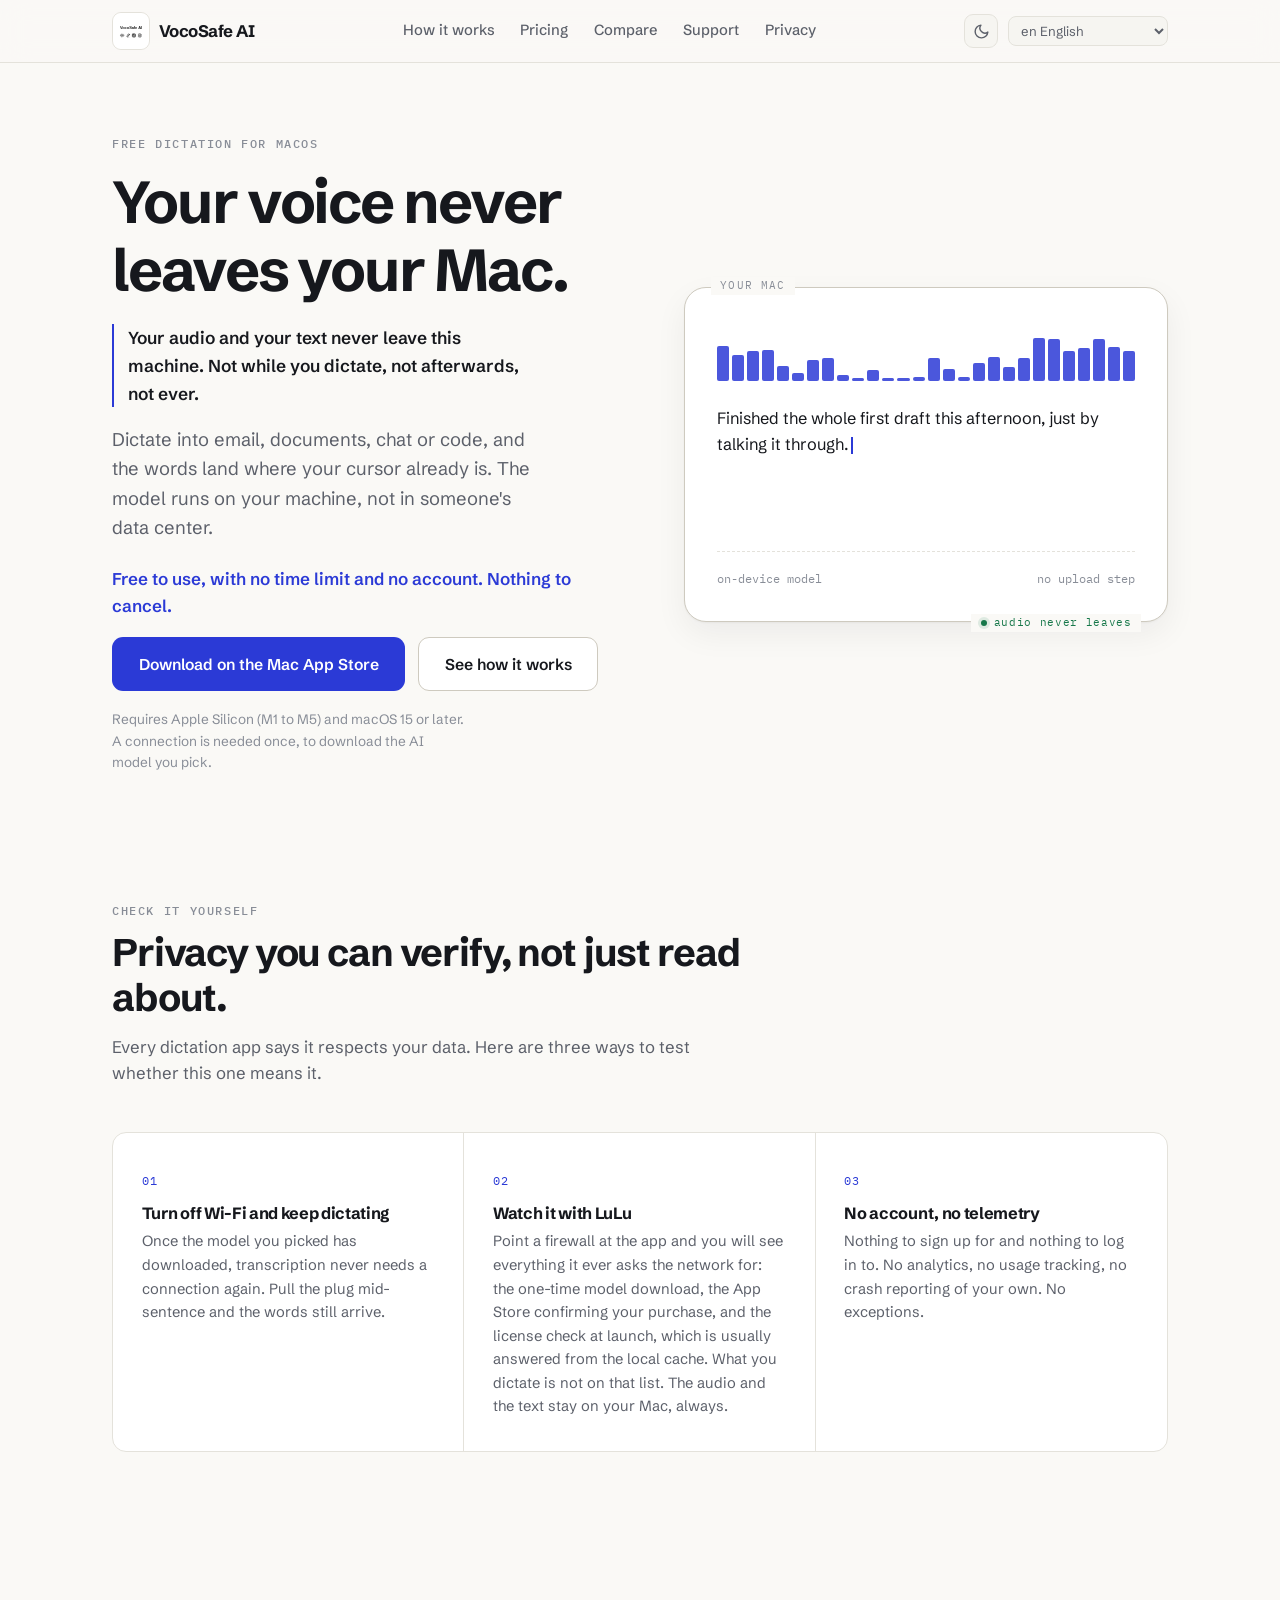
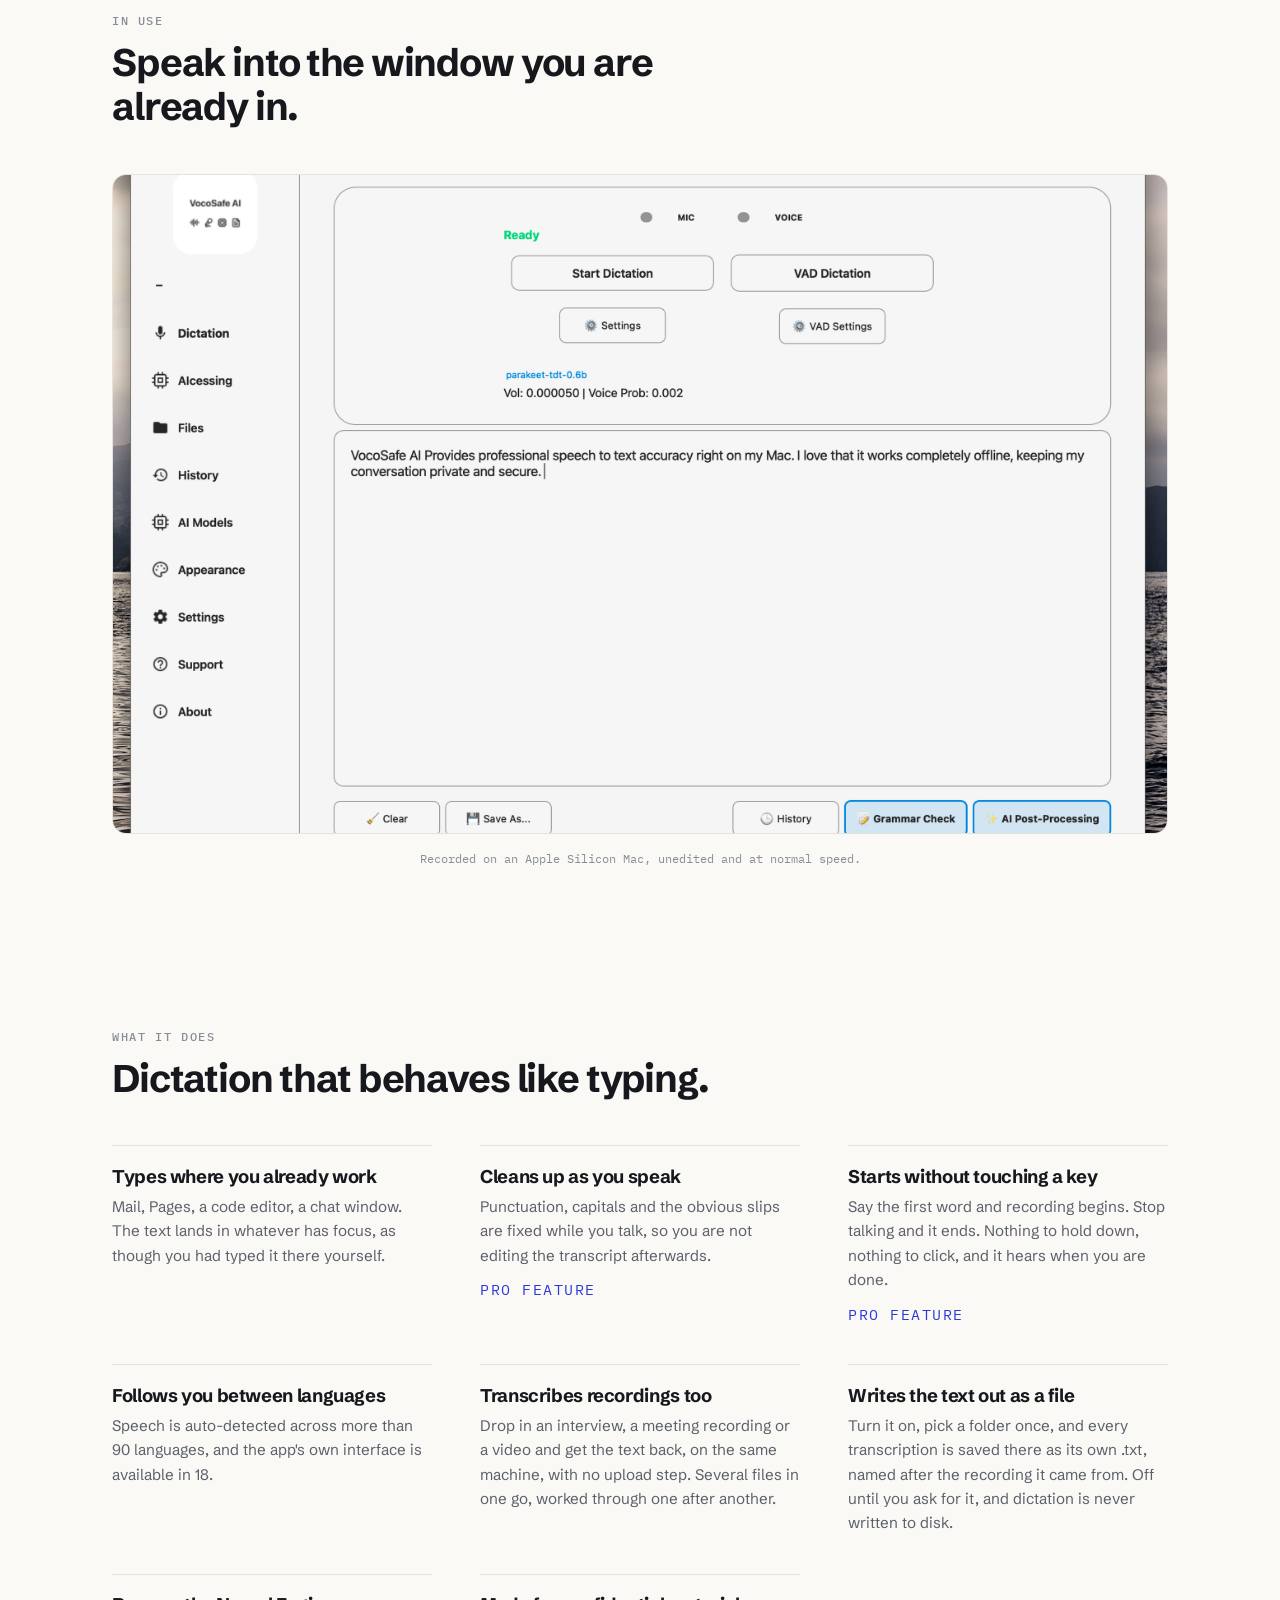
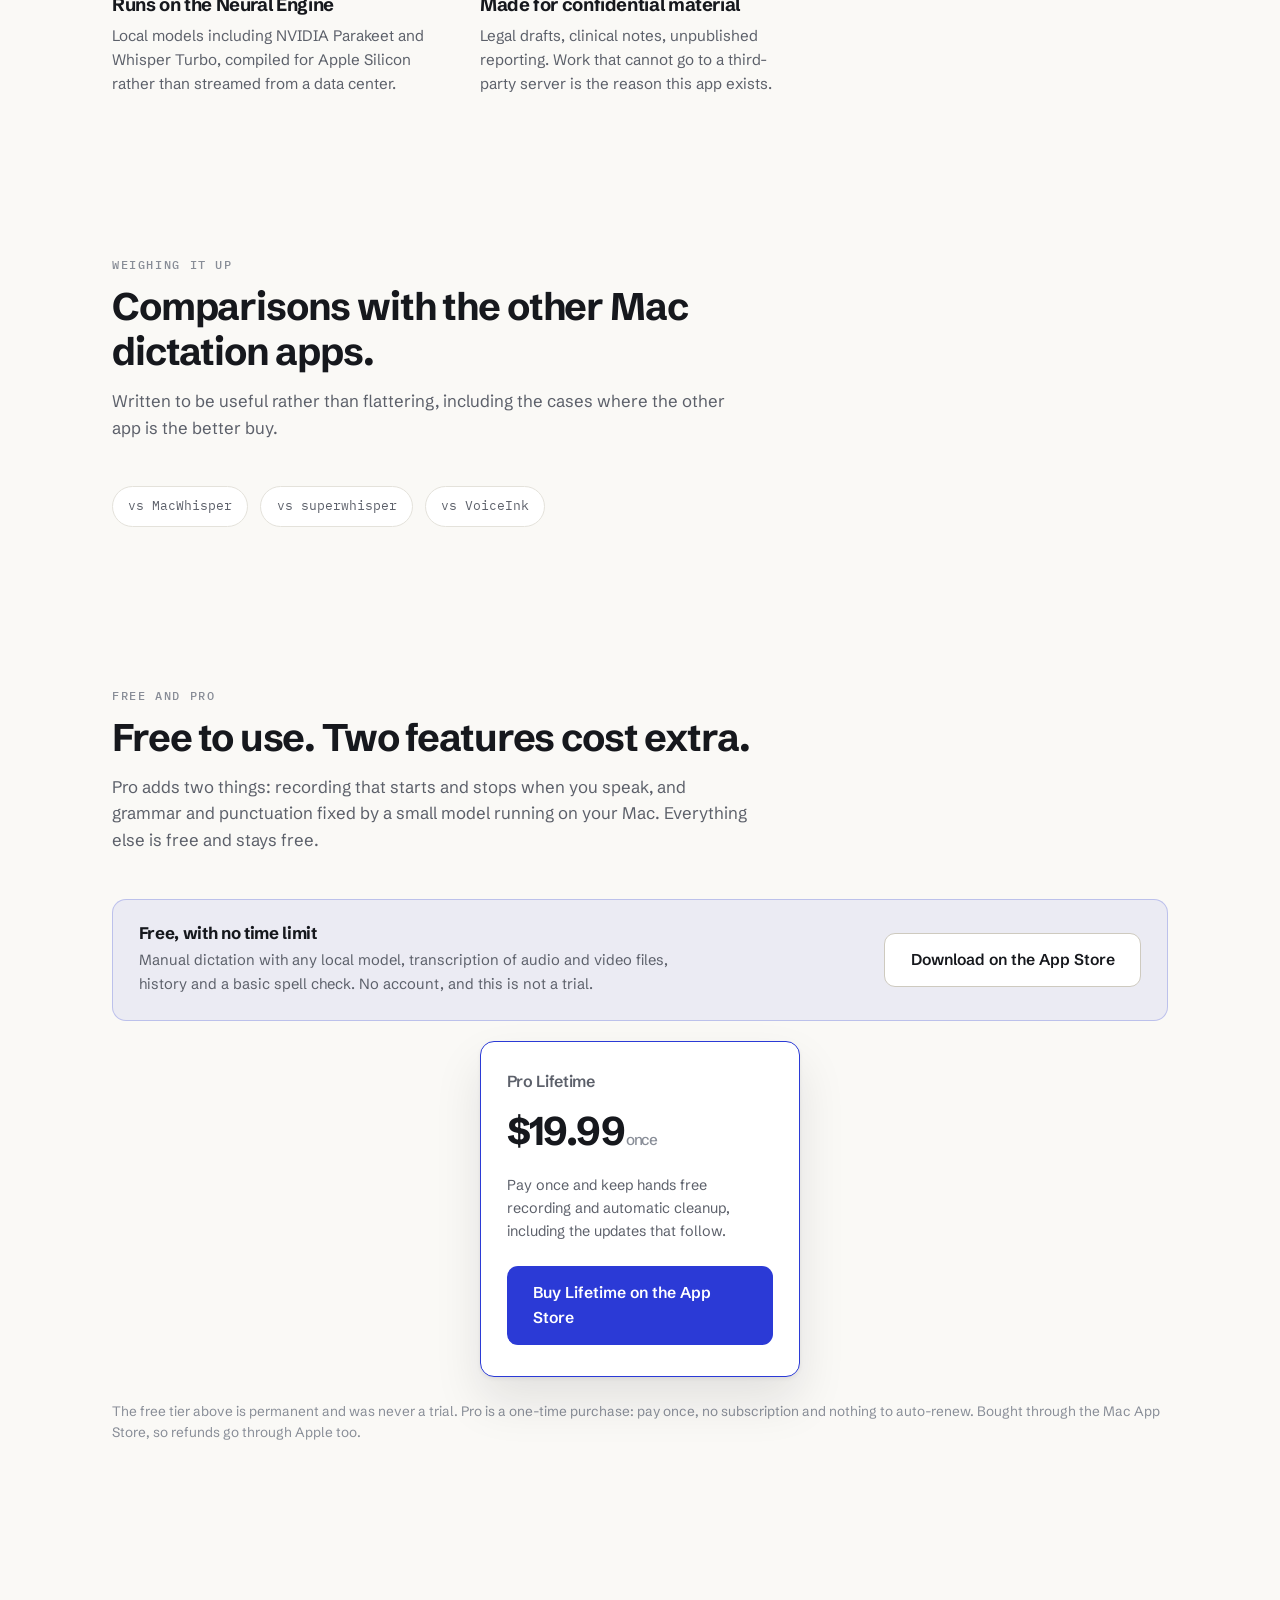
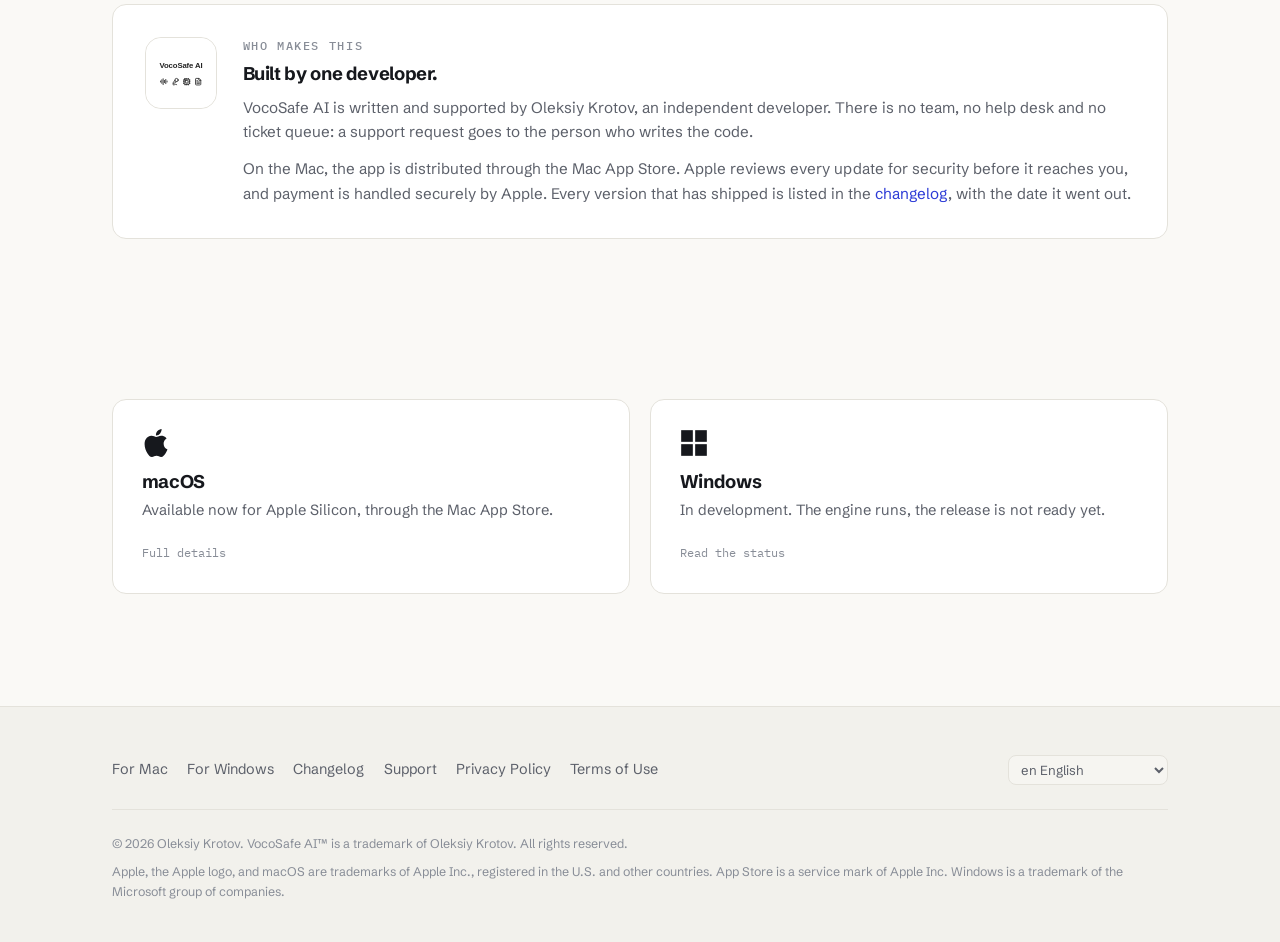
<file: index.html>
<!DOCTYPE html>
<html lang="en">
<head>
    <meta charset="UTF-8">
    <meta name="viewport" content="width=device-width, initial-scale=1.0">
    <title>VocoSafe&nbsp;AI - free offline dictation for Mac</title>
    <meta name="description" content="Free dictation for macOS that runs entirely on your own Mac. Speak and the text appears in whatever app you are using. No time limit, no account, no telemetry, nothing uploaded.">
    <link rel="canonical" href="https://vocosafeai.com/">
    <link rel="icon" type="image/png" sizes="32x32" href="images/favicon-32.png">
    <link rel="apple-touch-icon" href="images/icon-180.png">
    <meta property="og:type" content="website">
    <meta property="og:site_name" content="VocoSafe AI">
    <meta property="og:url" content="https://vocosafeai.com/">
    <meta property="og:title" content="VocoSafe AI - free offline dictation for Mac">
    <meta property="og:description" content="Free dictation for macOS that runs entirely on your own Mac. Speak and the text appears in whatever app you are using. No time limit, no account, no telemetry, nothing uploaded.">
    <meta property="og:image" content="https://vocosafeai.com/images/og-image.png">
    <meta property="og:image:width" content="1200">
    <meta property="og:image:height" content="630">
    <meta name="twitter:card" content="summary_large_image">
    <meta name="twitter:title" content="VocoSafe AI - free offline dictation for Mac">
    <meta name="twitter:description" content="Free dictation for macOS that runs entirely on your own Mac. Speak and the text appears in whatever app you are using. No time limit, no account, no telemetry, nothing uploaded.">
    <meta name="twitter:image" content="https://vocosafeai.com/images/og-image.png">
    <script>
        // Runs before the first paint. As a file this would apply after
        // it, and every dark-mode visitor would get a white flash.
        (function () {
            var forced = /[?&]theme=(light|dark)/.exec(location.search);
            if (forced) {
                document.documentElement.setAttribute("data-theme", forced[1]);
                return;
            }
            try {
                var saved = localStorage.getItem("vs-theme");
                if (saved === "light" || saved === "dark") {
                    document.documentElement.setAttribute("data-theme", saved);
                }
            } catch (e) {
                // Private browsing blocks storage. Fall through to the system preference.
            }
        })();
    </script>
    <link rel="preconnect" href="https://fonts.googleapis.com">
    <link rel="preconnect" href="https://fonts.gstatic.com" crossorigin>
    <link href="https://fonts.googleapis.com/css2?family=Schibsted+Grotesk:wght@400;500;600;700&amp;family=IBM+Plex+Mono:wght@400;500&amp;display=swap" rel="stylesheet">
    <link rel="stylesheet" href="style.css">
    <script src="i18n.js"></script>
    <script src="theme.js" defer></script>
    <script src="hero-demo.js" defer></script>
</head>
<body>
    <!-- Здесь была полоса акции, снята 01.09.2026 вместе с истечением скидки.
         Как вернуть за одну правку, с готовой разметкой и списком мест:
         /Users/startups/Desktop/AutoScribe/docs/current/marketing/PROMO_BANNER_snippet.md -->

    <header>
        <div class="container">
            <!-- The app's real mark, the same file the app loads for its own
                 window (assets/logo_dark.svg and logo_light.svg). Two files
                 rather than one: the badge is a solid plate, so the black
                 version would disappear into a dark page. -->
            <a href="index.html" class="logo" aria-label="VocoSafe AI, home">
                <img class="logo-badge on-light" src="images/logo-light.svg" alt="" width="38" height="38">
                <img class="logo-badge on-dark" src="images/logo-dark.svg" alt="" width="38" height="38">
                <!-- The badge carries the name too, but even at this size it
                     reads as a shape first, so the name is set beside it. -->
                <span>VocoSafe&nbsp;AI</span>
            </a>
            <nav class="nav-main">
                <a href="#how" data-i18n="nav_how">How it works</a>
                <a href="#pricing" data-i18n="nav_pricing">Pricing</a>
                <a href="macwhisper-alternative.html" data-i18n="nav_compare">Compare</a>
                <a href="support.html" data-i18n="nav_support">Support</a>
                <a href="privacy.html" data-i18n="nav_privacy">Privacy</a>
            </nav>
            <div class="nav-tools">
                <button type="button" id="theme-toggle" class="theme-toggle" aria-label="Switch theme">
                    <svg class="icon-moon" viewBox="0 0 24 24" fill="none" stroke="currentColor" stroke-width="2" stroke-linecap="round" stroke-linejoin="round" aria-hidden="true">
                        <path d="M21 12.79A9 9 0 1 1 11.21 3 7 7 0 0 0 21 12.79z"></path>
                    </svg>
                    <svg class="icon-sun" viewBox="0 0 24 24" fill="none" stroke="currentColor" stroke-width="2" stroke-linecap="round" stroke-linejoin="round" aria-hidden="true">
                        <circle cx="12" cy="12" r="4"></circle>
                        <path d="M12 2v2M12 20v2M4.9 4.9l1.4 1.4M17.7 17.7l1.4 1.4M2 12h2M20 12h2M6.3 17.7l-1.4 1.4M19.1 4.9l-1.4 1.4"></path>
                    </svg>
                </button>
                <select class="lang-switcher" onchange="changeLang(this.value)" aria-label="Language">
                    <option value="en">en English</option>
                    <option value="ar">ar العربية</option>
                    <option value="de">de Deutsch</option>
                    <option value="es">es Español</option>
                    <option value="fr">fr Français</option>
                    <option value="hi">hi हिन्दी</option>
                    <option value="id">id Bahasa Indonesia</option>
                    <option value="it">it Italiano</option>
                    <option value="jp">jp 日本語</option>
                    <option value="ko">ko 한국어</option>
                    <option value="nl">nl Nederlands</option>
                    <option value="pl">pl Polski</option>
                    <option value="pt">pt Português</option>
                    <option value="ru">ru Русский</option>
                    <option value="tr">tr Türkçe</option>
                    <option value="uk">uk Українська</option>
                    <option value="vi">vi Tiếng Việt</option>
                    <option value="zh">zh 中文</option>
                </select>
            </div>
        </div>
    </header>

    <section class="hero">
        <div class="container">
            <div class="hero-grid">
                <div>
                    <span class="eyebrow" data-i18n="hero_eyebrow">Free dictation for macOS</span>
                    <h1 data-i18n="hero_title">Your voice never leaves your Mac.</h1>
                    <p class="claim" data-i18n="hero_claim">Your audio and your text never leave this machine. Not while you dictate, not afterwards, not ever.</p>
                    <p class="lede" data-i18n="hero_lede">Dictate into email, documents, chat or code, and the words land where your cursor already is. The model runs on your machine, not in someone's data center.</p>
                    <!-- Above the buttons on purpose. Placed below them it fell
                         past the fold on a laptop, which is where a visitor
                         decides whether this costs money. -->
                    <p class="hero-free" data-i18n="hero_free">Free to use, with no time limit and no account. Nothing to cancel.</p>
                    <div class="hero-cta">
                        <a href="https://apps.apple.com/us/app/vocosafe-ai/id6762440983" class="btn-primary" data-i18n="btn_download_mas">Download on the Mac App Store</a>
                        <a href="#how" class="btn-secondary" data-i18n="btn_see_how">See how it works</a>
                    </div>
                    <p class="hero-note" data-i18n="hero_req">Requires Apple Silicon (M1 to M5) and macOS 15 or later. A connection is needed once, to download the AI model you pick.</p>
                </div>

                <!-- The signature: the claim drawn as the thing the claim is
                     about. Everything sits inside a labeled boundary, and the
                     network label on that boundary is switched off. -->
                <div class="boundary">
                    <span class="boundary-tag" data-i18n="boundary_tag">Your Mac</span>
                    <div class="wave" data-wave aria-hidden="true"></div>
                    <p class="transcript"><span data-transcript></span><span class="caret" aria-hidden="true"></span></p>
                    <div class="boundary-foot">
                        <span data-i18n="boundary_engine">on-device model</span>
                        <span data-i18n="boundary_sent">no upload step</span>
                    </div>
                    <span class="boundary-status">
                        <span class="dot" aria-hidden="true"></span>
                        <span data-i18n="boundary_network">audio never leaves</span>
                    </span>
                </div>
            </div>
        </div>
    </section>

    <section id="how">
        <div class="container">
            <div class="section-head">
                <span class="eyebrow" data-i18n="proof_eyebrow">Check it yourself</span>
                <h2 data-i18n="proof_title">Privacy you can verify, not just read about.</h2>
                <p data-i18n="proof_lede">Every dictation app says it respects your data. Here are three ways to test whether this one means it.</p>
            </div>
            <div class="proof-list">
                <div class="proof-item">
                    <span class="proof-num">01</span>
                    <h3 data-i18n="proof1_title">Turn off Wi-Fi and keep dictating</h3>
                    <p data-i18n="proof1_desc">Once the model you picked has downloaded, transcription never needs a connection again. Pull the plug mid-sentence and the words still arrive.</p>
                </div>
                <div class="proof-item">
                    <span class="proof-num">02</span>
                    <h3 data-i18n="proof2_title">Watch it with LuLu</h3>
                    <p data-i18n="proof2_desc">Point a firewall at the app and you will see everything it ever asks the network for: the one-time model download, the App Store confirming your purchase, and the license check at launch, which is usually answered from the local cache. What you dictate is not on that list. The audio and the text stay on your Mac, always.</p>
                </div>
                <div class="proof-item">
                    <span class="proof-num">03</span>
                    <h3 data-i18n="proof3_title">No account, no telemetry</h3>
                    <p data-i18n="proof3_desc">Nothing to sign up for and nothing to log in to. No analytics, no usage tracking, no crash reporting of your own. No exceptions.</p>
                </div>
            </div>
        </div>
    </section>

    <section class="demo">
        <div class="container">
            <div class="section-head">
                <span class="eyebrow" data-i18n="demo_eyebrow">In use</span>
                <h2 data-i18n="demo_title">Speak into the window you are already in.</h2>
            </div>
            <figure>
                <video autoplay loop muted playsinline poster="images/app-screen.png">
                    <source src="images/demo.mp4" type="video/mp4">
                    <span data-i18n="video_fallback">Your browser does not support the video tag.</span>
                </video>
                <figcaption data-i18n="demo_caption">Recorded on an Apple Silicon Mac, unedited and at normal speed.</figcaption>
            </figure>
        </div>
    </section>

    <section>
        <div class="container">
            <div class="section-head">
                <span class="eyebrow" data-i18n="features_eyebrow">What it does</span>
                <h2 data-i18n="features_title">Dictation that behaves like typing.</h2>
            </div>
            <div class="features-list">
                <div class="feature">
                    <h3 data-i18n="feat_types_title">Types where you already work</h3>
                    <p data-i18n="feat_types_desc">Mail, Pages, a code editor, a chat window. The text lands in whatever has focus, as though you had typed it there yourself.</p>
                </div>
                <!-- This one describes AI Processing, which is paid. Unlabeled
                     it read as a free feature and a free user would have gone
                     looking for it. -->
                <div class="feature">
                    <h3 data-i18n="feat_clean_title">Cleans up as you speak</h3>
                    <p data-i18n="feat_clean_desc">Punctuation, capitals and the obvious slips are fixed while you talk, so you are not editing the transcript afterwards.</p>
                    <p class="feature-tag" data-i18n="feat_tag_pro">Pro feature</p>
                </div>
                <div class="feature">
                    <h3 data-i18n="feat_vad_title">Starts without touching a key</h3>
                    <p data-i18n="feat_vad_desc">Say the first word and recording begins. Stop talking and it ends. Nothing to hold down, nothing to click, and it hears when you are done.</p>
                    <p class="feature-tag" data-i18n="feat_tag_pro">Pro feature</p>
                </div>
                <div class="feature">
                    <h3 data-i18n="feat_lang_title">Follows you between languages</h3>
                    <p data-i18n="feat_lang_desc">Speech is auto-detected across more than 90 languages, and the app's own interface is available in 18.</p>
                </div>
                <div class="feature">
                    <h3 data-i18n="feat_files_title">Transcribes recordings too</h3>
                    <p data-i18n="feat_files_desc">Drop in an interview, a meeting recording or a video and get the text back, on the same machine, with no upload step. Several files in one go, worked through one after another.</p>
                </div>
                <div class="feature">
                    <h3 data-i18n="feat_txt_title">Writes the text out as a file</h3>
                    <p data-i18n="feat_txt_desc">Turn it on, pick a folder once, and every transcription is saved there as its own .txt, named after the recording it came from. Off until you ask for it, and dictation is never written to disk.</p>
                </div>
                <div class="feature">
                    <h3 data-i18n="feat_models_title">Runs on the Neural Engine</h3>
                    <p data-i18n="feat_models_desc">Local models including NVIDIA Parakeet and Whisper Turbo, compiled for Apple Silicon rather than streamed from a data center.</p>
                </div>
                <div class="feature">
                    <h3 data-i18n="feat_conf_title">Made for confidential material</h3>
                    <p data-i18n="feat_conf_desc">Legal drafts, clinical notes, unpublished reporting. Work that cannot go to a third-party server is the reason this app exists.</p>
                </div>
            </div>
        </div>
    </section>

    <section>
        <div class="container">
            <div class="section-head">
                <span class="eyebrow" data-i18n="compare_eyebrow">Weighing it up</span>
                <h2 data-i18n="compare_title">Comparisons with the other Mac dictation apps.</h2>
                <p data-i18n="compare_lede">Written to be useful rather than flattering, including the cases where the other app is the better buy.</p>
            </div>
            <div class="compare-strip">
                <a href="macwhisper-alternative.html">vs MacWhisper</a>
                <a href="superwhisper-alternative.html">vs superwhisper</a>
                <a href="voiceink-alternative.html">vs VoiceInk</a>
            </div>
        </div>
    </section>

    <section id="pricing">
        <div class="container">
            <div class="section-head">
                <span class="eyebrow" data-i18n="pricing_eyebrow">Free and Pro</span>
                <h2 data-i18n="pricing_title">Free to use. Two features cost extra.</h2>
                <p data-i18n="pricing_lede">Pro adds two things: recording that starts and stops when you speak, and grammar and punctuation fixed by a small model running on your Mac. Everything else is free and stays free.</p>
            </div>
            <!-- A strip rather than a card in the grid, and it should stay
                 one. Originally that was a layout fix (four cards overflowed
                 the 1056px track); now the reason is stronger. The free tier
                 is not a plan competing with Pro, it is the whole app, and
                 sitting it beside a priced card invites reading it as the
                 stripped-down option. -->
            <div class="free-strip">
                <div>
                    <h3 data-i18n="free_strip_title">Free, with no time limit</h3>
                    <p data-i18n="free_strip_desc">Manual dictation with any local model, transcription of audio and video files, history and a basic spell check. No account, and this is not a trial.</p>
                </div>
                <a href="https://apps.apple.com/us/app/vocosafe-ai/id6762440983" class="btn-secondary" data-i18n="btn_download_free">Download on the App Store</a>
            </div>
            <!-- Monthly and Yearly are gone for good, not just hidden: see
                 the pricing_note rewrite below for why a single one-time
                 purchase replaces them. Only one card remains, so the grid
                 collapses to a single centered column (.pricing-grid-single
                 in style.css) instead of stretching one card edge to edge. -->
            <div class="pricing-grid pricing-grid-single">
                <div class="plan featured">
                    <h3 data-i18n="plan_lifetime_title">Pro Lifetime</h3>
                    <div class="price">$19.99<span class="per"> once</span></div>
                    <p class="plan-desc" data-i18n="plan_lifetime_desc">Pay once and keep hands free recording and automatic cleanup, including the updates that follow.</p>
                    <a href="https://apps.apple.com/us/app/vocosafe-ai/id6762440983" class="btn-primary" data-i18n="btn_buy_lifetime_mas">Buy Lifetime on the App Store</a>
                </div>
            </div>
            <p class="small-text" style="margin-top: 1.5rem;" data-i18n="pricing_note">The free tier above is permanent and was never a trial. Pro is a one-time purchase: pay once, no subscription and nothing to auto-renew. Bought through the Mac App Store, so refunds go through Apple too.</p>
        </div>
    </section>

    <section>
        <div class="container">
            <div class="maker">
                <div class="maker-mark" aria-hidden="true">
                    <img class="on-light" src="images/logo-light.svg" alt="" width="72" height="72">
                    <img class="on-dark" src="images/logo-dark.svg" alt="" width="72" height="72">
                </div>
                <div>
                    <span class="eyebrow" data-i18n="maker_eyebrow">Who makes this</span>
                    <h3 style="margin: 0.5rem 0 0.7rem;" data-i18n="maker_title">Built by one developer.</h3>
                    <p data-i18n="maker_desc">VocoSafe&nbsp;AI is written and supported by Oleksiy Krotov, an independent developer. There is no team, no help desk and no ticket queue: a support request goes to the person who writes the code.</p>
                    <p data-i18n="maker_trust">On the Mac, the app is distributed through the Mac App Store. Apple reviews every update for security before it reaches you, and payment is handled securely by Apple. Every version that has shipped is listed in the <a href="changelog.html">changelog</a>, with the date it went out.</p>
                </div>
            </div>
        </div>
    </section>

    <section>
        <div class="container">
            <div class="platform-row">
                <a href="mac.html" class="platform-card">
                    <svg viewBox="0 0 24 24" role="img" aria-label="macOS">
                        <path d="M12.152 6.896c-.948 0-2.415-1.078-3.96-1.04-2.04.027-3.91 1.183-4.961 3.014-2.117 3.675-.546 9.103 1.519 12.09 1.013 1.454 2.208 3.09 3.792 3.039 1.52-.065 2.09-.987 3.935-.987 1.831 0 2.35.987 3.96.948 1.637-.026 2.676-1.48 3.676-2.948 1.156-1.688 1.636-3.325 1.662-3.415-.039-.013-3.182-1.221-3.22-4.857-.026-3.04 2.48-4.494 2.597-4.559-1.429-2.09-3.623-2.324-4.39-2.376-2-.156-3.675 1.09-4.61 1.09zM15.53 3.83c.843-1.012 1.4-2.427 1.246-3.83-1.206.052-2.662.805-3.532 1.818-.78.896-1.454 2.338-1.273 3.714 1.338.104 2.715-.688 3.559-1.701"/>
                    </svg>
                    <h3 data-i18n="platform_mac_h3">macOS</h3>
                    <p data-i18n="platform_mac_p">Available now for Apple Silicon, through the Mac App Store.</p>
                    <span class="status" data-i18n="platform_mac_status">Full details</span>
                </a>
                <a href="windows.html" class="platform-card">
                    <svg viewBox="0 0 24 24" role="img" aria-label="Windows">
                        <rect x="1" y="1" width="10" height="10"/><rect x="13" y="1" width="10" height="10"/>
                        <rect x="1" y="13" width="10" height="10"/><rect x="13" y="13" width="10" height="10"/>
                    </svg>
                    <h3 data-i18n="platform_win_h3">Windows</h3>
                    <p data-i18n="platform_win_p">In development. The engine runs, the release is not ready yet.</p>
                    <span class="status" data-i18n="platform_win_status">Read the status</span>
                </a>
            </div>
        </div>
    </section>

    <footer>
        <div class="container">
            <div class="footer-grid">
                <div class="footer-links">
                    <a href="mac.html" data-i18n="nav_mac">For Mac</a>
                    <a href="windows.html" data-i18n="nav_windows_version">For Windows</a>
                    <a href="changelog.html" data-i18n="footer_changelog">Changelog</a>
                    <a href="support.html" data-i18n="nav_support">Support</a>
                    <a href="privacy.html" data-i18n="footer_privacy">Privacy Policy</a>
                    <a href="https://www.apple.com/legal/internet-services/itunes/dev/stdeula/" data-i18n="footer_terms">Terms of Use</a>
                </div>
                <select class="lang-switcher" onchange="changeLang(this.value)" aria-label="Language">
                    <option value="en">en English</option>
                    <option value="ar">ar العربية</option>
                    <option value="de">de Deutsch</option>
                    <option value="es">es Español</option>
                    <option value="fr">fr Français</option>
                    <option value="hi">hi हिन्दी</option>
                    <option value="id">id Bahasa Indonesia</option>
                    <option value="it">it Italiano</option>
                    <option value="jp">jp 日本語</option>
                    <option value="ko">ko 한국어</option>
                    <option value="nl">nl Nederlands</option>
                    <option value="pl">pl Polski</option>
                    <option value="pt">pt Português</option>
                    <option value="ru">ru Русский</option>
                    <option value="tr">tr Türkçe</option>
                    <option value="uk">uk Українська</option>
                    <option value="vi">vi Tiếng Việt</option>
                    <option value="zh">zh 中文</option>
                </select>
            </div>
            <div class="legal">
                <p data-i18n="footer_copyright">&copy; 2026 Oleksiy Krotov. VocoSafe&nbsp;AI&trade; is a trademark of Oleksiy Krotov. All rights reserved.</p>
                <p style="margin-top: 0.5rem;">Apple, the Apple logo, and macOS are trademarks of Apple Inc., registered in the U.S. and other countries. App Store is a service mark of Apple Inc. Windows is a trademark of the Microsoft group of companies.</p>
            </div>
        </div>
    </footer>
</body>
</html>
</file>
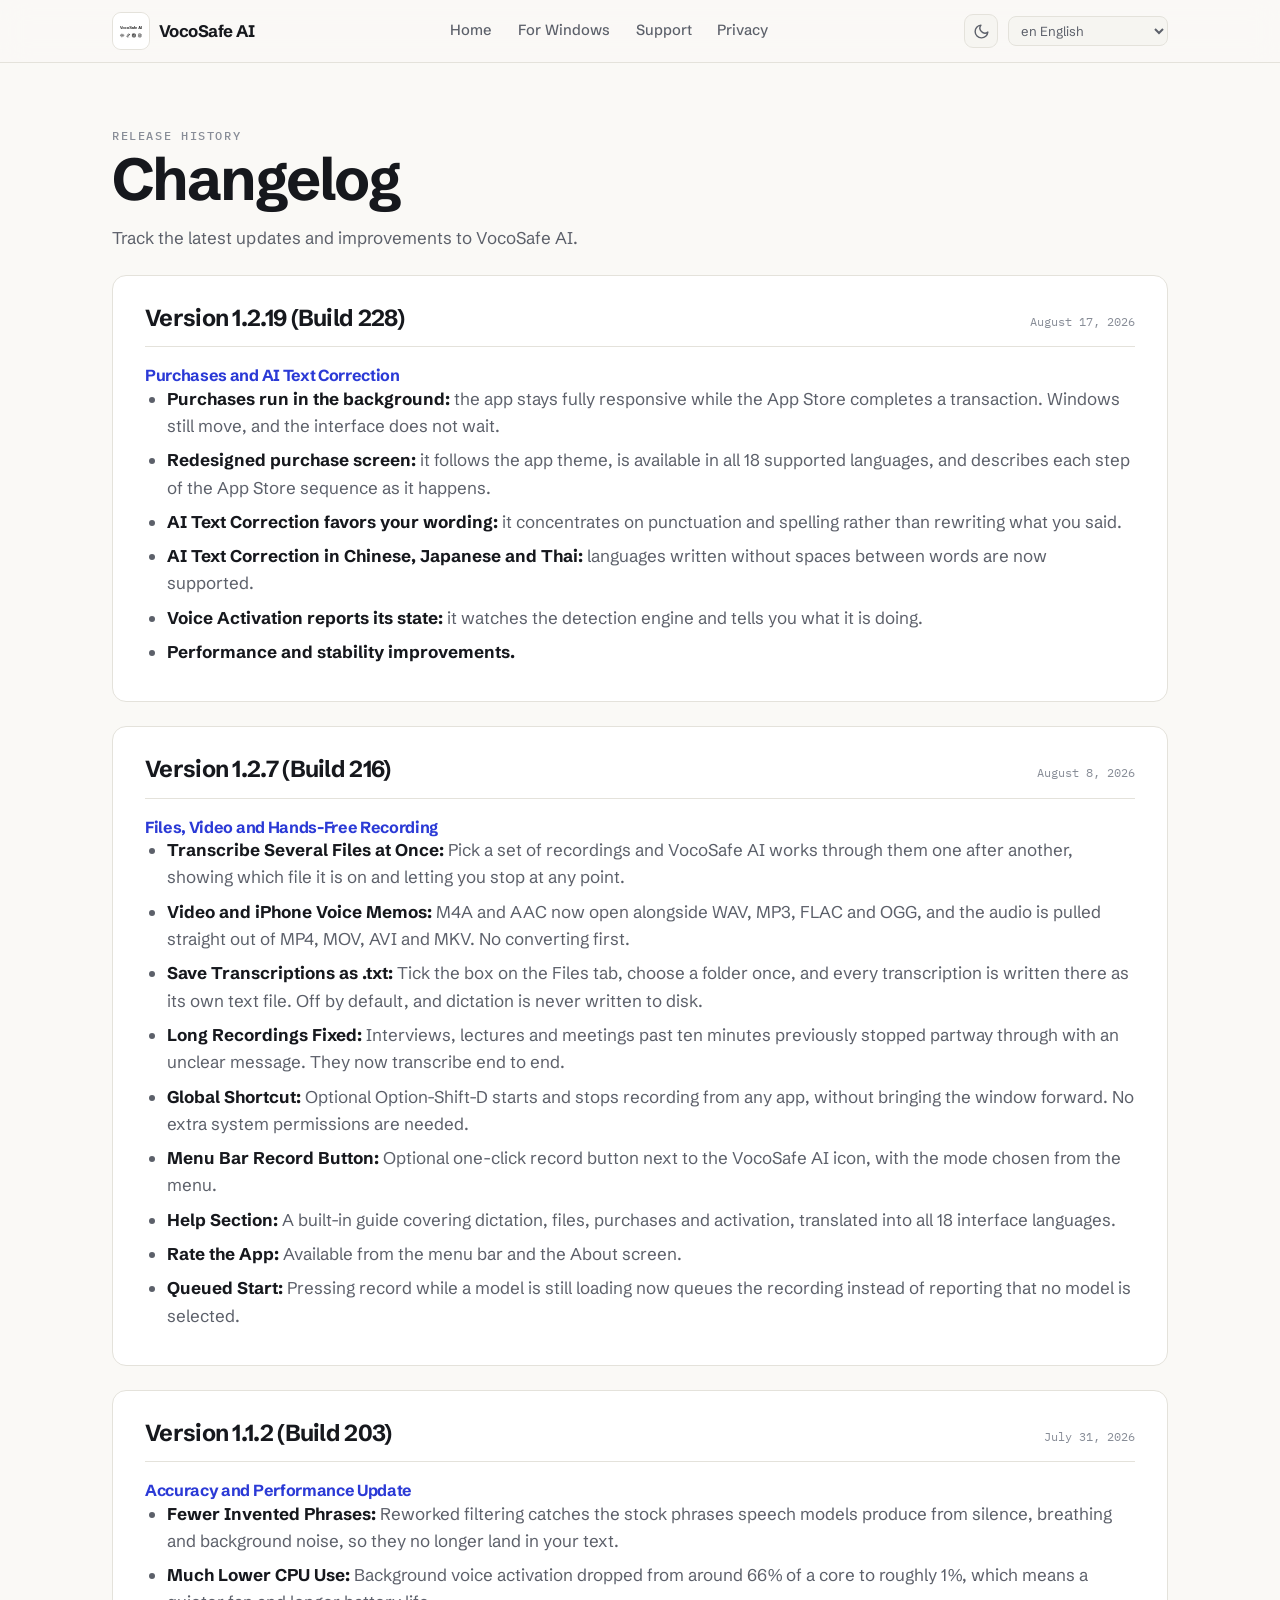
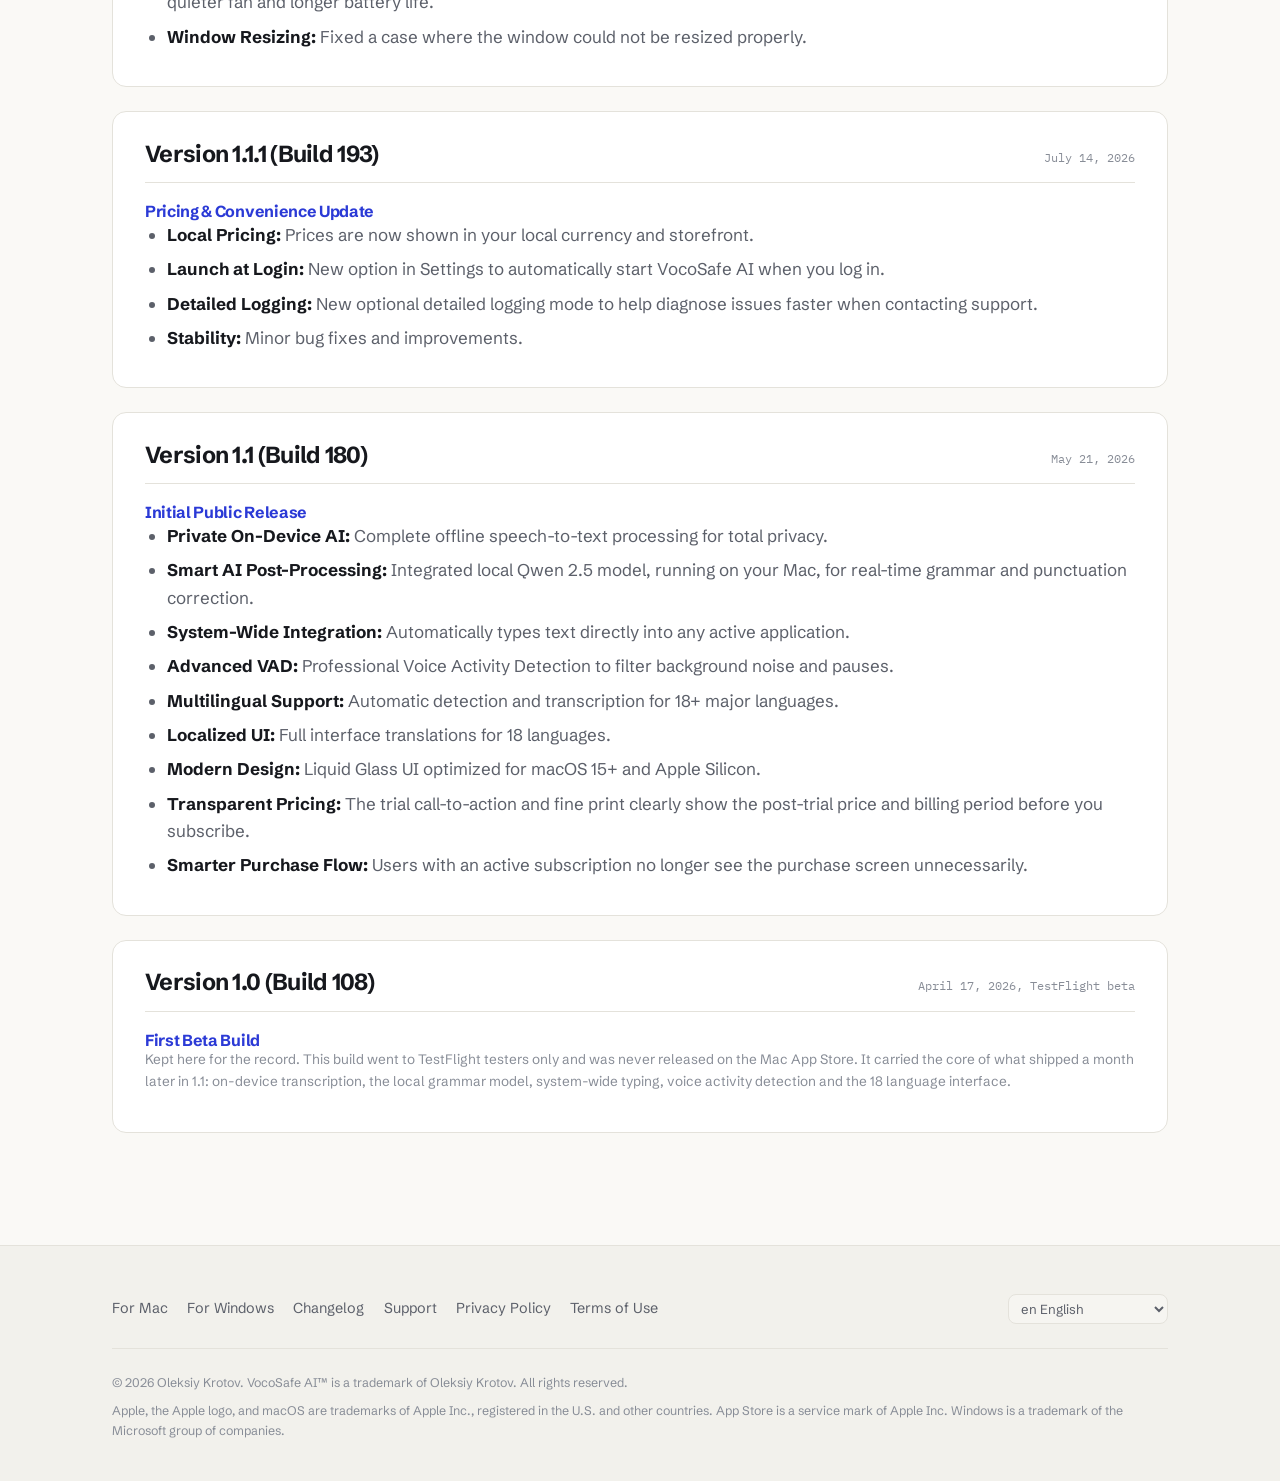
<file: changelog.html>
<!DOCTYPE html>
<html lang="en">
<head>
    <meta charset="UTF-8">
    <meta name="viewport" content="width=device-width, initial-scale=1.0">
    <title>Changelog - VocoSafe&nbsp;AI</title>
    <meta name="description" content="Every released version of VocoSafe AI for Mac, what changed in each one, and when it shipped.">
    <link rel="canonical" href="https://vocosafeai.com/changelog.html">
    <link rel="icon" type="image/png" sizes="32x32" href="images/favicon-32.png">
    <link rel="apple-touch-icon" href="images/icon-180.png">
    <meta property="og:type" content="website">
    <meta property="og:site_name" content="VocoSafe AI">
    <meta property="og:url" content="https://vocosafeai.com/changelog.html">
    <meta property="og:title" content="Changelog - VocoSafe AI">
    <meta property="og:description" content="Every released version of VocoSafe AI for Mac, what changed in each one, and when it shipped.">
    <meta property="og:image" content="https://vocosafeai.com/images/og-image.png">
    <meta property="og:image:width" content="1200">
    <meta property="og:image:height" content="630">
    <meta name="twitter:card" content="summary_large_image">
    <meta name="twitter:title" content="Changelog - VocoSafe AI">
    <meta name="twitter:description" content="Every released version of VocoSafe AI for Mac, what changed in each one, and when it shipped.">
    <meta name="twitter:image" content="https://vocosafeai.com/images/og-image.png">
    <script>
        // Runs before the first paint. As a file this would apply after
        // it, and every dark-mode visitor would get a white flash.
        (function () {
            var forced = /[?&]theme=(light|dark)/.exec(location.search);
            if (forced) {
                document.documentElement.setAttribute("data-theme", forced[1]);
                return;
            }
            try {
                var saved = localStorage.getItem("vs-theme");
                if (saved === "light" || saved === "dark") {
                    document.documentElement.setAttribute("data-theme", saved);
                }
            } catch (e) {
                // Private browsing blocks storage. Fall through to the system preference.
            }
        })();
    </script>
    <link rel="preconnect" href="https://fonts.googleapis.com">
    <link rel="preconnect" href="https://fonts.gstatic.com" crossorigin>
    <link href="https://fonts.googleapis.com/css2?family=Schibsted+Grotesk:wght@400;500;600;700&amp;family=IBM+Plex+Mono:wght@400;500&amp;display=swap" rel="stylesheet">
    <link rel="stylesheet" href="style.css">
    <script src="i18n.js"></script>
    <script src="theme.js" defer></script>
</head>
<body>
    <header>
        <div class="container">
            <a href="index.html" class="logo" aria-label="VocoSafe AI, home">
                <img class="logo-badge on-light" src="images/logo-light.svg" alt="" width="38" height="38">
                <img class="logo-badge on-dark" src="images/logo-dark.svg" alt="" width="38" height="38">
                <span>VocoSafe&nbsp;AI</span>
            </a>
            <nav class="nav-main">
                <a href="index.html" data-i18n="nav_home">Home</a>
                <a href="windows.html" data-i18n="nav_windows_version">For Windows</a>
                <a href="support.html" data-i18n="nav_support">Support</a>
                <a href="privacy.html" data-i18n="nav_privacy">Privacy</a>
            </nav>
            <div class="nav-tools">
                <button type="button" id="theme-toggle" class="theme-toggle" aria-label="Switch theme">
                    <svg class="icon-moon" viewBox="0 0 24 24" fill="none" stroke="currentColor" stroke-width="2" stroke-linecap="round" stroke-linejoin="round" aria-hidden="true">
                        <path d="M21 12.79A9 9 0 1 1 11.21 3 7 7 0 0 0 21 12.79z"></path>
                    </svg>
                    <svg class="icon-sun" viewBox="0 0 24 24" fill="none" stroke="currentColor" stroke-width="2" stroke-linecap="round" stroke-linejoin="round" aria-hidden="true">
                        <circle cx="12" cy="12" r="4"></circle>
                        <path d="M12 2v2M12 20v2M4.9 4.9l1.4 1.4M17.7 17.7l1.4 1.4M2 12h2M20 12h2M6.3 17.7l-1.4 1.4M19.1 4.9l-1.4 1.4"></path>
                    </svg>
                </button>
                <select class="lang-switcher" onchange="changeLang(this.value)" aria-label="Language">
                    <option value="en">en English</option>
                    <option value="ar">ar العربية</option>
                    <option value="de">de Deutsch</option>
                    <option value="es">es Español</option>
                    <option value="fr">fr Français</option>
                    <option value="hi">hi हिन्दी</option>
                    <option value="id">id Bahasa Indonesia</option>
                    <option value="it">it Italiano</option>
                    <option value="jp">jp 日本語</option>
                    <option value="ko">ko 한국어</option>
                    <option value="nl">nl Nederlands</option>
                    <option value="pl">pl Polski</option>
                    <option value="pt">pt Português</option>
                    <option value="ru">ru Русский</option>
                    <option value="tr">tr Türkçe</option>
                    <option value="uk">uk Українська</option>
                    <option value="vi">vi Tiếng Việt</option>
                    <option value="zh">zh 中文</option>
                </select>
            </div>
        </div>
    </header>

    <section class="content-page">
        <div class="container">
            <span class="eyebrow" data-i18n="changelog_eyebrow">Release history</span>
            <h1 data-i18n="changelog_title">Changelog</h1>
            <p data-i18n="changelog_desc">Track the latest updates and improvements to VocoSafe&nbsp;AI.</p>

            <!-- Release entries below are intentionally left English-only:
                 granular technical history, low priority for translation. -->
            <div class="release">
                <div class="release-header">
                    <h2>Version 1.2.19 (Build 228)</h2>
                    <span class="date">August 17, 2026</span>
                </div>
                <div class="release-content">
                    <h3>Purchases and AI Text Correction</h3>
                    <ul>
                        <li><strong>Purchases run in the background:</strong> the app stays fully responsive while the App&nbsp;Store completes a transaction. Windows still move, and the interface does not wait.</li>
                        <li><strong>Redesigned purchase screen:</strong> it follows the app theme, is available in all 18 supported languages, and describes each step of the App&nbsp;Store sequence as it happens.</li>
                        <li><strong>AI Text Correction favors your wording:</strong> it concentrates on punctuation and spelling rather than rewriting what you said.</li>
                        <li><strong>AI Text Correction in Chinese, Japanese and Thai:</strong> languages written without spaces between words are now supported.</li>
                        <li><strong>Voice Activation reports its state:</strong> it watches the detection engine and tells you what it is doing.</li>
                        <li><strong>Performance and stability improvements.</strong></li>
                    </ul>
                </div>
            </div>

            <div class="release">
                <div class="release-header">
                    <h2>Version 1.2.7 (Build 216)</h2>
                    <span class="date">August 8, 2026</span>
                </div>
                <div class="release-content">
                    <h3>Files, Video and Hands-Free Recording</h3>
                    <ul>
                        <li><strong>Transcribe Several Files at Once:</strong> Pick a set of recordings and VocoSafe&nbsp;AI works through them one after another, showing which file it is on and letting you stop at any point.</li>
                        <li><strong>Video and iPhone Voice Memos:</strong> M4A and AAC now open alongside WAV, MP3, FLAC and OGG, and the audio is pulled straight out of MP4, MOV, AVI and MKV. No converting first.</li>
                        <li><strong>Save Transcriptions as .txt:</strong> Tick the box on the Files tab, choose a folder once, and every transcription is written there as its own text file. Off by default, and dictation is never written to disk.</li>
                        <li><strong>Long Recordings Fixed:</strong> Interviews, lectures and meetings past ten minutes previously stopped partway through with an unclear message. They now transcribe end to end.</li>
                        <li><strong>Global Shortcut:</strong> Optional Option-Shift-D starts and stops recording from any app, without bringing the window forward. No extra system permissions are needed.</li>
                        <li><strong>Menu Bar Record Button:</strong> Optional one-click record button next to the VocoSafe&nbsp;AI icon, with the mode chosen from the menu.</li>
                        <li><strong>Help Section:</strong> A built-in guide covering dictation, files, purchases and activation, translated into all 18 interface languages.</li>
                        <li><strong>Rate the App:</strong> Available from the menu bar and the About screen.</li>
                        <li><strong>Queued Start:</strong> Pressing record while a model is still loading now queues the recording instead of reporting that no model is selected.</li>
                    </ul>
                </div>
            </div>

            <div class="release">
                <div class="release-header">
                    <h2>Version 1.1.2 (Build 203)</h2>
                    <span class="date">July 31, 2026</span>
                </div>
                <div class="release-content">
                    <h3>Accuracy and Performance Update</h3>
                    <ul>
                        <li><strong>Fewer Invented Phrases:</strong> Reworked filtering catches the stock phrases speech models produce from silence, breathing and background noise, so they no longer land in your text.</li>
                        <li><strong>Much Lower CPU Use:</strong> Background voice activation dropped from around 66% of a core to roughly 1%, which means a quieter fan and longer battery life.</li>
                        <li><strong>Window Resizing:</strong> Fixed a case where the window could not be resized properly.</li>
                    </ul>
                </div>
            </div>

            <div class="release">
                <div class="release-header">
                    <h2>Version 1.1.1 (Build 193)</h2>
                    <span class="date">July 14, 2026</span>
                </div>
                <div class="release-content">
                    <h3>Pricing &amp; Convenience Update</h3>
                    <ul>
                        <li><strong>Local Pricing:</strong> Prices are now shown in your local currency and storefront.</li>
                        <li><strong>Launch at Login:</strong> New option in Settings to automatically start VocoSafe&nbsp;AI when you log in.</li>
                        <li><strong>Detailed Logging:</strong> New optional detailed logging mode to help diagnose issues faster when contacting support.</li>
                        <li><strong>Stability:</strong> Minor bug fixes and improvements.</li>
                    </ul>
                </div>
            </div>

            <div class="release">
                <div class="release-header">
                    <h2>Version 1.1 (Build 180)</h2>
                    <span class="date">May 21, 2026</span>
                </div>
                <div class="release-content">
                    <h3>Initial Public Release</h3>
                    <ul>
                        <li><strong>Private On-Device AI:</strong> Complete offline speech-to-text processing for total privacy.</li>
                        <li><strong>Smart AI Post-Processing:</strong> Integrated local Qwen 2.5 model, running on your Mac, for real-time grammar and punctuation correction.</li>
                        <li><strong>System-Wide Integration:</strong> Automatically types text directly into any active application.</li>
                        <li><strong>Advanced VAD:</strong> Professional Voice Activity Detection to filter background noise and pauses.</li>
                        <li><strong>Multilingual Support:</strong> Automatic detection and transcription for 18+ major languages.</li>
                        <li><strong>Localized UI:</strong> Full interface translations for 18 languages.</li>
                        <li><strong>Modern Design:</strong> Liquid Glass UI optimized for macOS 15+ and Apple Silicon.</li>
                        <li><strong>Transparent Pricing:</strong> The trial call-to-action and fine print clearly show the post-trial price and billing period before you subscribe.</li>
                        <li><strong>Smarter Purchase Flow:</strong> Users with an active subscription no longer see the purchase screen unnecessarily.</li>
                    </ul>
                </div>
            </div>

            <div class="release">
                <div class="release-header">
                    <h2>Version 1.0 (Build 108)</h2>
                    <span class="date">April 17, 2026, TestFlight beta</span>
                </div>
                <div class="release-content">
                    <h3>First Beta Build</h3>
                    <p class="small-text" style="margin: 0 0 10px;">Kept here for the record. This build went to TestFlight testers only and was never released on the Mac App Store. It carried the core of what shipped a month later in 1.1: on-device transcription, the local grammar model, system-wide typing, voice activity detection and the 18 language interface.</p>
                </div>
            </div>
        </div>
    </section>

    <footer>
        <div class="container">
            <div class="footer-grid">
                <div class="footer-links">
                    <a href="mac.html" data-i18n="nav_mac">For Mac</a>
                    <a href="windows.html" data-i18n="nav_windows_version">For Windows</a>
                    <a href="changelog.html" data-i18n="footer_changelog">Changelog</a>
                    <a href="support.html" data-i18n="nav_support">Support</a>
                    <a href="privacy.html" data-i18n="footer_privacy">Privacy Policy</a>
                    <a href="https://www.apple.com/legal/internet-services/itunes/dev/stdeula/" data-i18n="footer_terms">Terms of Use</a>
                </div>
                <select class="lang-switcher" onchange="changeLang(this.value)" aria-label="Language">
                    <option value="en">en English</option>
                    <option value="ar">ar العربية</option>
                    <option value="de">de Deutsch</option>
                    <option value="es">es Español</option>
                    <option value="fr">fr Français</option>
                    <option value="hi">hi हिन्दी</option>
                    <option value="id">id Bahasa Indonesia</option>
                    <option value="it">it Italiano</option>
                    <option value="jp">jp 日本語</option>
                    <option value="ko">ko 한국어</option>
                    <option value="nl">nl Nederlands</option>
                    <option value="pl">pl Polski</option>
                    <option value="pt">pt Português</option>
                    <option value="ru">ru Русский</option>
                    <option value="tr">tr Türkçe</option>
                    <option value="uk">uk Українська</option>
                    <option value="vi">vi Tiếng Việt</option>
                    <option value="zh">zh 中文</option>
                </select>
            </div>
            <div class="legal">
                <p data-i18n="footer_copyright">&copy; 2026 Oleksiy Krotov. VocoSafe&nbsp;AI&trade; is a trademark of Oleksiy Krotov. All rights reserved.</p>
                <p style="margin-top: 0.5rem;">Apple, the Apple logo, and macOS are trademarks of Apple Inc., registered in the U.S. and other countries. App Store is a service mark of Apple Inc. Windows is a trademark of the Microsoft group of companies.</p>
            </div>
        </div>
    </footer>
</body>
</html>
</file>
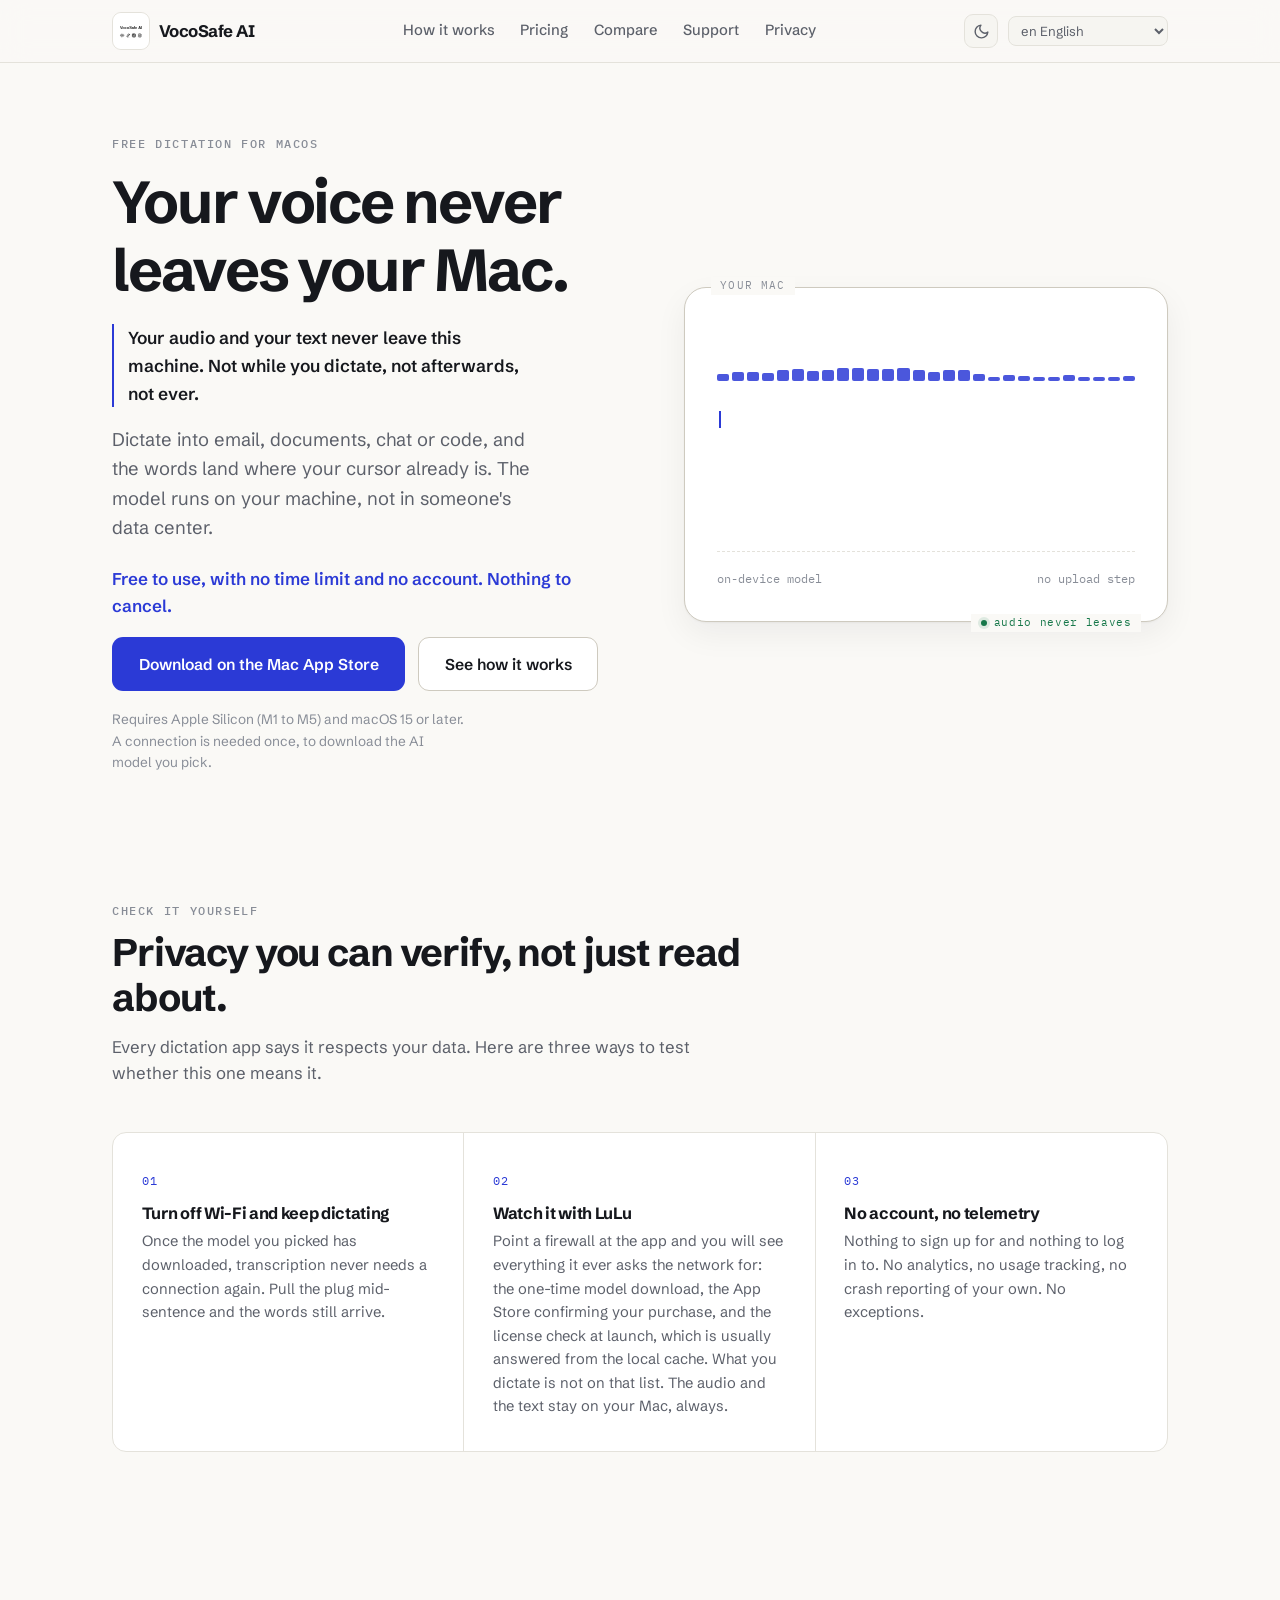
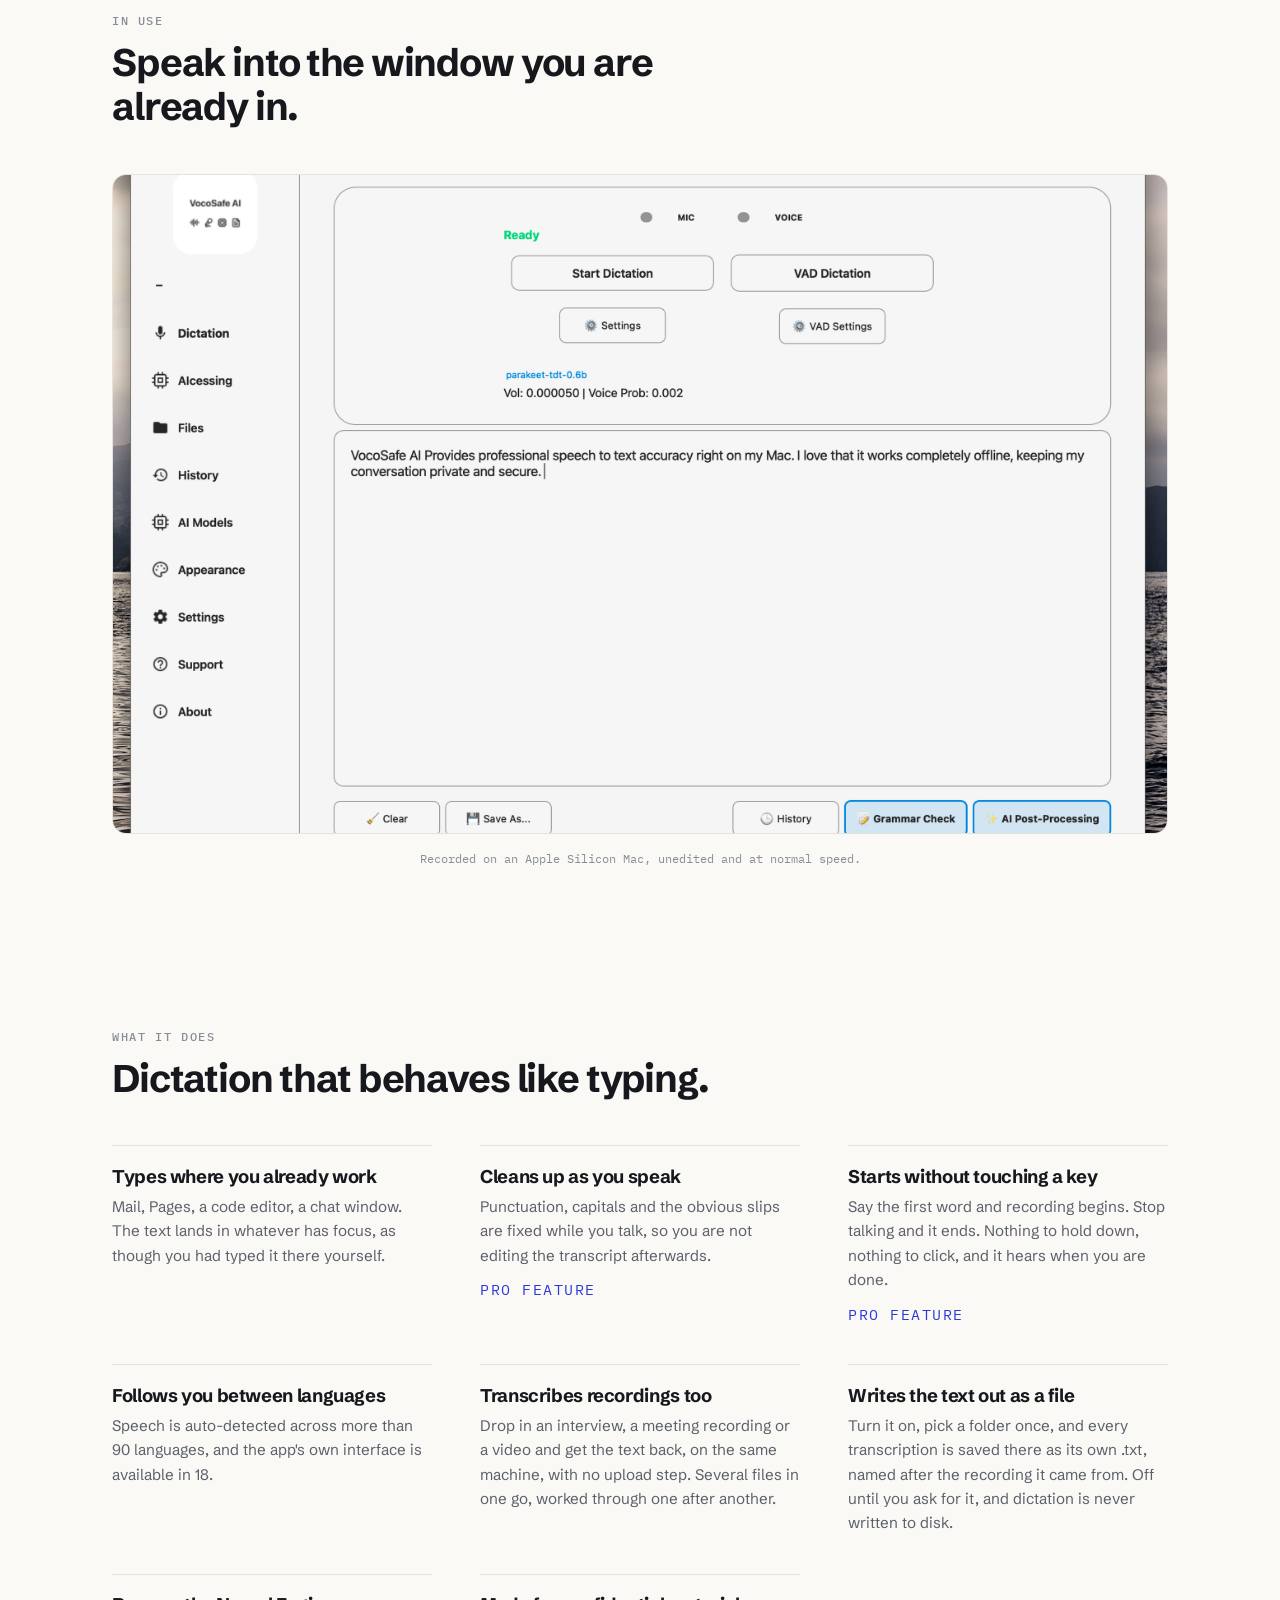
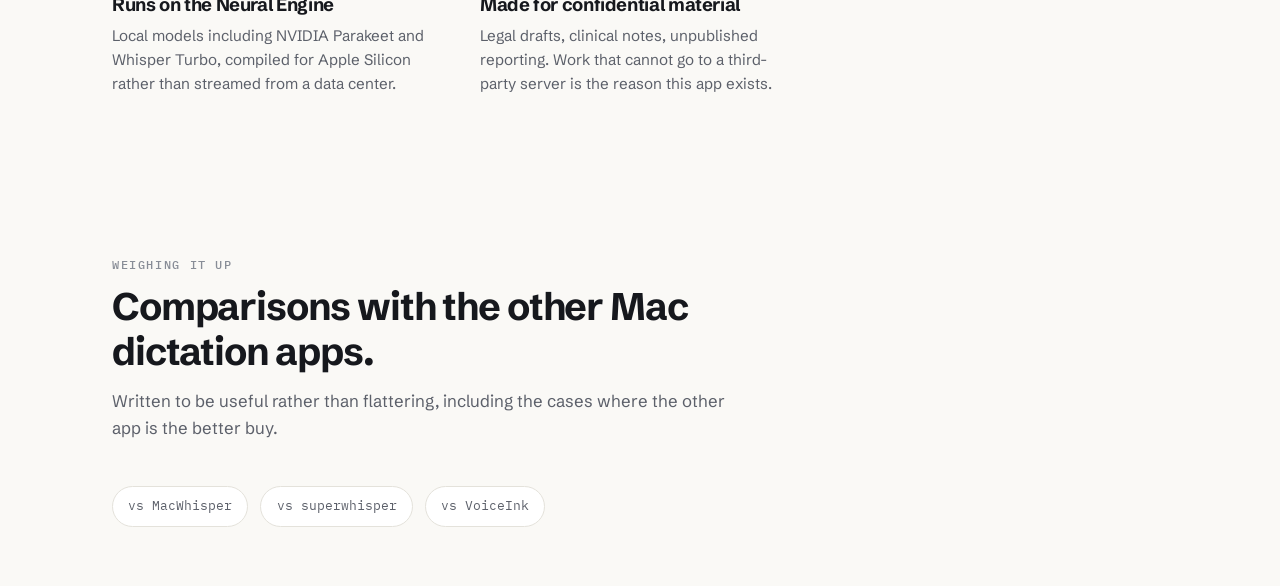
<file: mac.html>
<!DOCTYPE html>
<html lang="en">
<head>
    <meta charset="UTF-8">
    <meta name="viewport" content="width=device-width, initial-scale=1.0">
    <title>VocoSafe&nbsp;AI for Mac</title>
    <meta http-equiv="refresh" content="0; url=index.html">
    <link rel="canonical" href="https://vocosafeai.com/">
    <meta name="robots" content="noindex, follow">
    <link rel="icon" type="image/png" sizes="32x32" href="images/favicon-32.png">
    <link rel="apple-touch-icon" href="images/icon-180.png">
    <link rel="stylesheet" href="style.css">
</head>
<body>
    <div class="container center" style="padding: 4rem 1rem;">
        <p class="small-text">This page has moved. <a href="index.html">Continue to VocoSafe&nbsp;AI for Mac</a>.</p>
    </div>
</body>
</html>
</file>
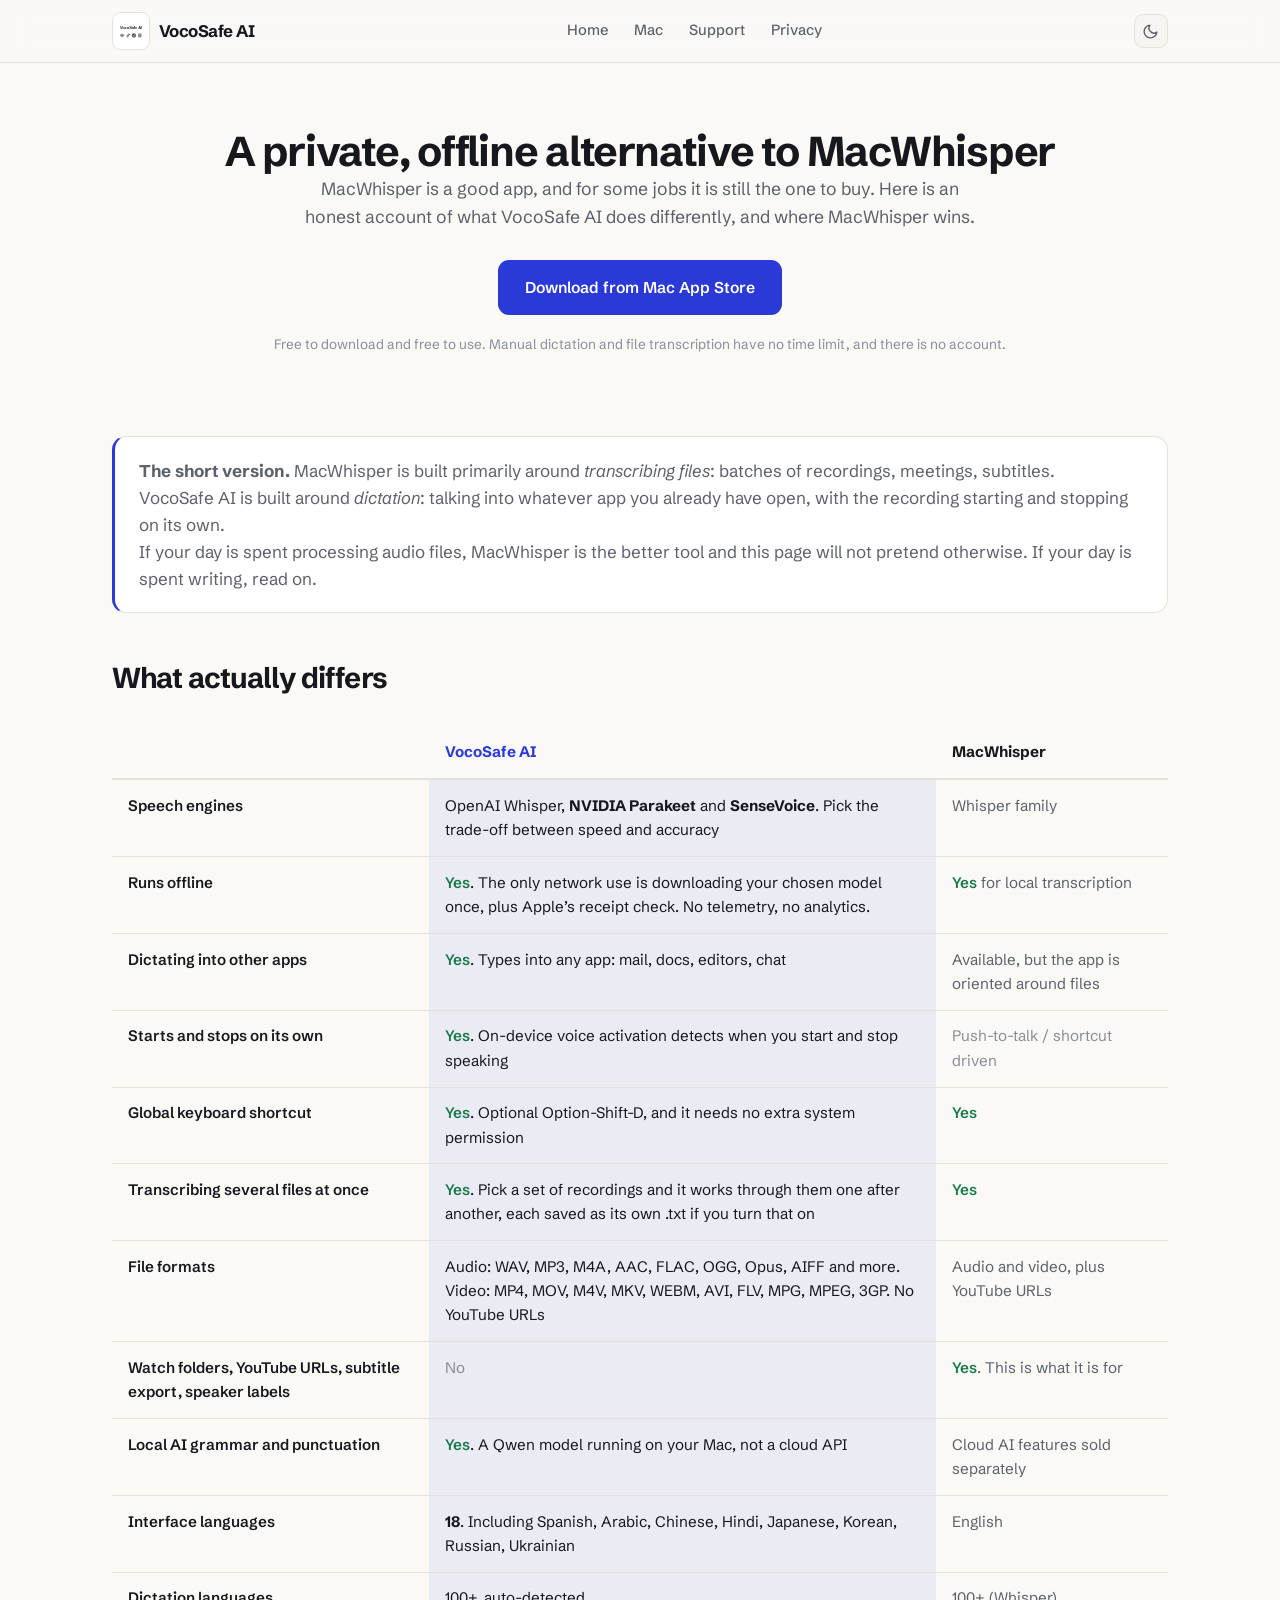
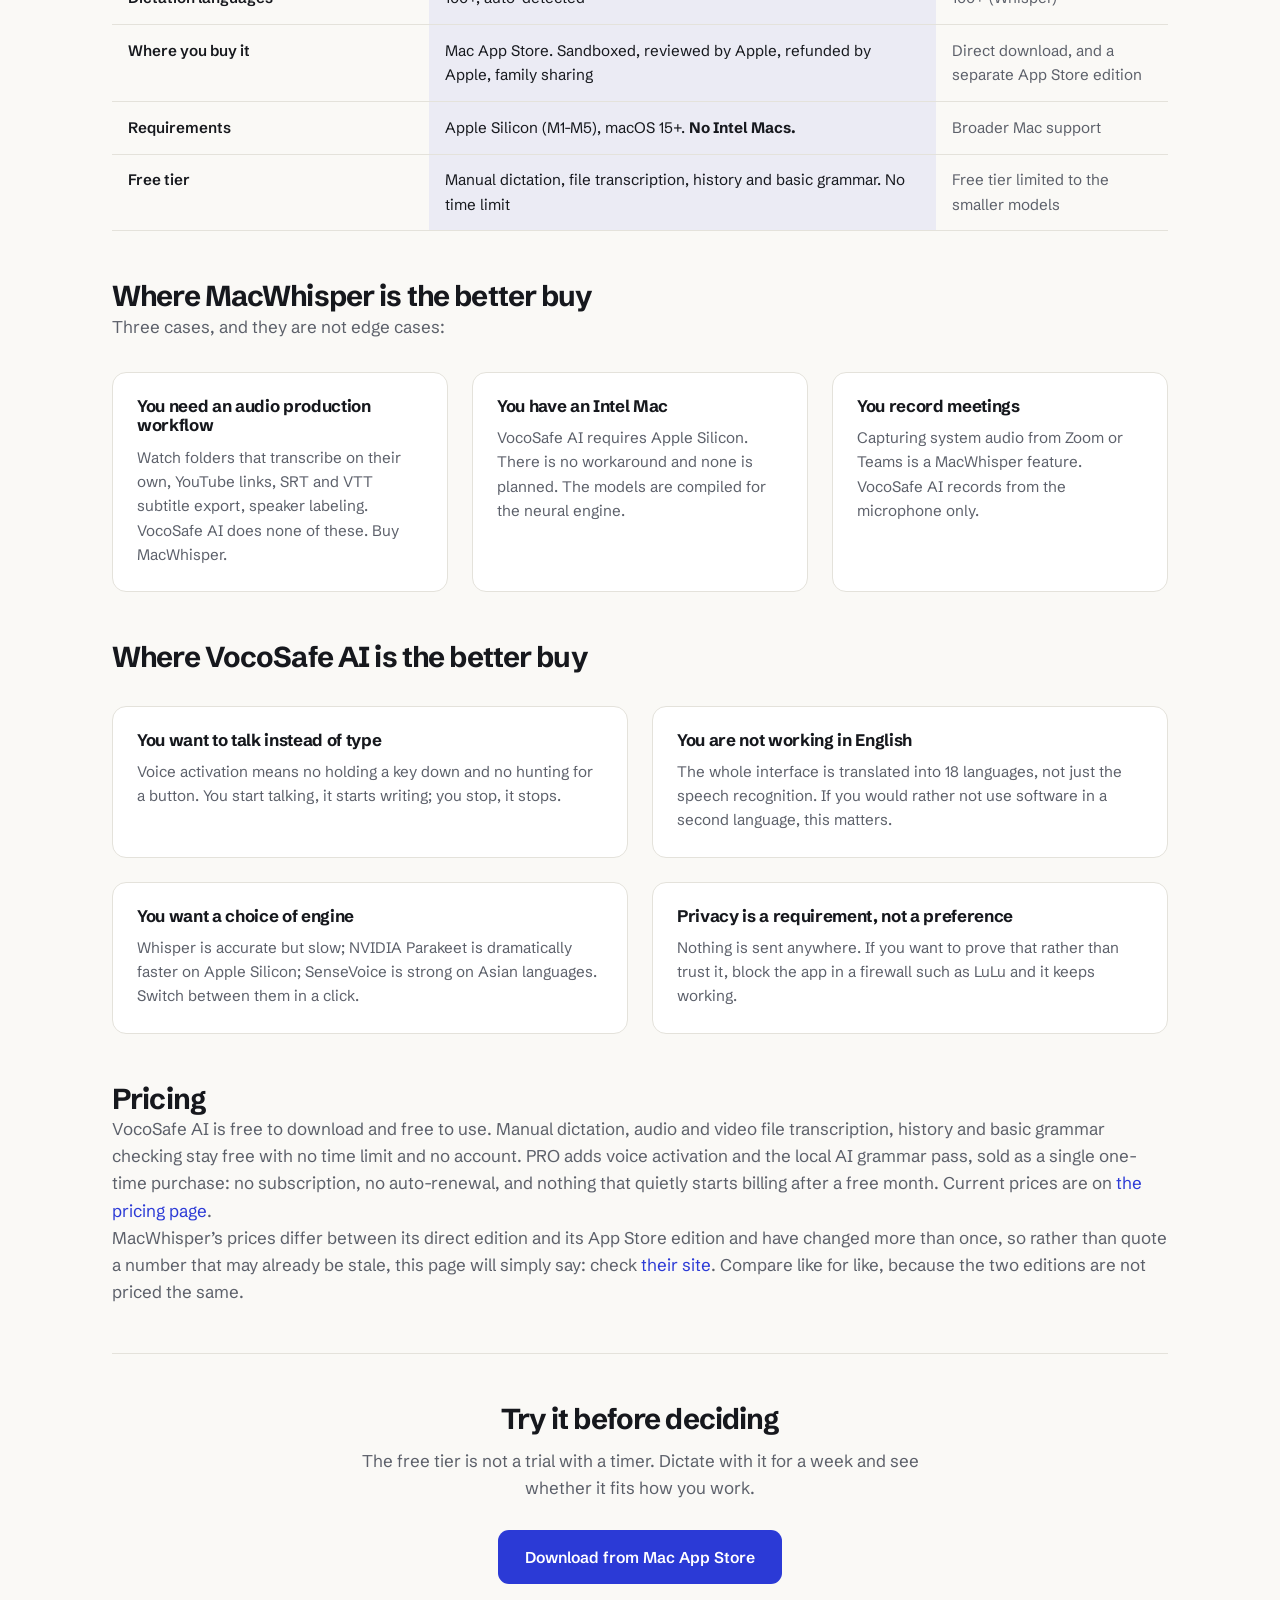
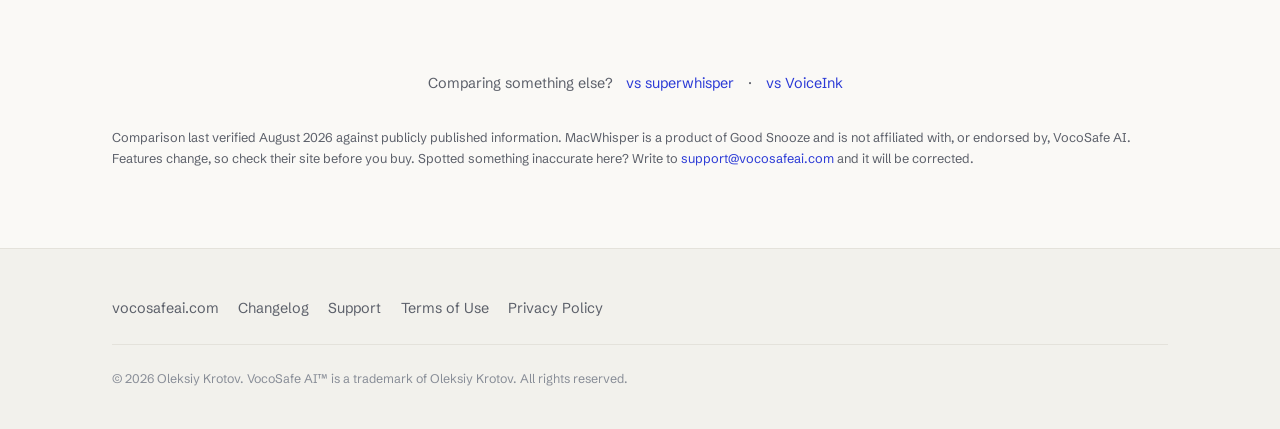
<file: macwhisper-alternative.html>
<!DOCTYPE html>
<html lang="en">
<head>
    <meta charset="UTF-8">
    <meta name="viewport" content="width=device-width, initial-scale=1.0">
    <title>A private, offline alternative to MacWhisper - VocoSafe&nbsp;AI</title>
    <meta name="description" content="Looking for a MacWhisper alternative for dictation? VocoSafe AI runs Whisper, NVIDIA Parakeet and SenseVoice fully on-device, in 18 interface languages. An honest comparison, including where MacWhisper is the better choice.">
    <link rel="canonical" href="https://vocosafeai.com/macwhisper-alternative.html">
    <link rel="icon" type="image/png" sizes="32x32" href="images/favicon-32.png">
    <link rel="apple-touch-icon" href="images/icon-180.png">
    <meta property="og:type" content="website">
    <meta property="og:site_name" content="VocoSafe AI">
    <meta property="og:url" content="https://vocosafeai.com/macwhisper-alternative.html">
    <meta property="og:title" content="A private, offline alternative to MacWhisper - VocoSafe AI">
    <meta property="og:description" content="Looking for a MacWhisper alternative for dictation? VocoSafe AI runs Whisper, NVIDIA Parakeet and SenseVoice fully on-device, in 18 interface languages. An honest comparison, including where MacWhisper is the better choice.">
    <meta property="og:image" content="https://vocosafeai.com/images/og-image.png">
    <meta property="og:image:width" content="1200">
    <meta property="og:image:height" content="630">
    <meta name="twitter:card" content="summary_large_image">
    <meta name="twitter:title" content="A private, offline alternative to MacWhisper - VocoSafe AI">
    <meta name="twitter:description" content="Looking for a MacWhisper alternative for dictation? VocoSafe AI runs Whisper, NVIDIA Parakeet and SenseVoice fully on-device, in 18 interface languages. An honest comparison, including where MacWhisper is the better choice.">
    <meta name="twitter:image" content="https://vocosafeai.com/images/og-image.png">
    <script>
        // Runs before the first paint. As a file this would apply after
        // it, and every dark-mode visitor would get a white flash.
        (function () {
            var forced = /[?&]theme=(light|dark)/.exec(location.search);
            if (forced) {
                document.documentElement.setAttribute("data-theme", forced[1]);
                return;
            }
            try {
                var saved = localStorage.getItem("vs-theme");
                if (saved === "light" || saved === "dark") {
                    document.documentElement.setAttribute("data-theme", saved);
                }
            } catch (e) {
                // Private browsing blocks storage. Fall through to the system preference.
            }
        })();
    </script>
    <link rel="preconnect" href="https://fonts.googleapis.com">
    <link rel="preconnect" href="https://fonts.gstatic.com" crossorigin>
    <link href="https://fonts.googleapis.com/css2?family=Schibsted+Grotesk:wght@400;500;600;700&amp;family=IBM+Plex+Mono:wght@400;500&amp;display=swap" rel="stylesheet">
    <link rel="stylesheet" href="style.css">
    <script src="theme.js" defer></script>
    <link rel="stylesheet" href="compare.css">
</head>
<body>
    <header>
        <div class="container">
            <a href="index.html" class="logo" aria-label="VocoSafe AI, home">
                <img class="logo-badge on-light" src="images/logo-light.svg" alt="" width="38" height="38">
                <img class="logo-badge on-dark" src="images/logo-dark.svg" alt="" width="38" height="38">
                <span>VocoSafe&nbsp;AI</span>
            </a>
            <nav class="nav-main">
                <a href="index.html">Home</a>
                <a href="mac.html">Mac</a>
                <a href="support.html">Support</a>
                <a href="privacy.html">Privacy</a>
            </nav>
            <div class="nav-tools">
                <button type="button" id="theme-toggle" class="theme-toggle" aria-label="Switch theme">
                    <svg class="icon-moon" viewBox="0 0 24 24" fill="none" stroke="currentColor" stroke-width="2" stroke-linecap="round" stroke-linejoin="round" aria-hidden="true">
                        <path d="M21 12.79A9 9 0 1 1 11.21 3 7 7 0 0 0 21 12.79z"></path>
                    </svg>
                    <svg class="icon-sun" viewBox="0 0 24 24" fill="none" stroke="currentColor" stroke-width="2" stroke-linecap="round" stroke-linejoin="round" aria-hidden="true">
                        <circle cx="12" cy="12" r="4"></circle>
                        <path d="M12 2v2M12 20v2M4.9 4.9l1.4 1.4M17.7 17.7l1.4 1.4M2 12h2M20 12h2M6.3 17.7l-1.4 1.4M19.1 4.9l-1.4 1.4"></path>
                    </svg>
                </button>
            </div>
        </div>
    </header>

    <section class="compare-hero">
        <div class="container">
            <h1>A private, offline alternative to MacWhisper</h1>
            <p class="lede">MacWhisper is a good app, and for some jobs it is still the one to buy.
            Here is an honest account of what VocoSafe&nbsp;AI does differently, and where MacWhisper wins.</p>
            <div class="cta-buttons">
                <a href="https://apps.apple.com/us/app/vocosafe-ai/id6762440983" class="btn-primary">Download from Mac App Store</a>
            </div>
            <p class="small-text">Free to download and free to use. Manual dictation and file transcription have no time limit, and there is no account.</p>
        </div>
    </section>

    <section class="compare-body">
        <div class="container">

            <div class="honest-note">
                <p><strong>The short version.</strong> MacWhisper is built primarily around
                <em>transcribing files</em>: batches of recordings, meetings, subtitles.
                VocoSafe&nbsp;AI is built around <em>dictation</em>: talking into whatever app you
                already have open, with the recording starting and stopping on its own.</p>
                <p>If your day is spent processing audio files, MacWhisper is the better tool and
                this page will not pretend otherwise. If your day is spent writing, read on.</p>
            </div>

            <h2>What actually differs</h2>

            <div class="table-wrap">
            <table class="compare">
                <thead>
                    <tr>
                        <th></th>
                        <th class="ours">VocoSafe&nbsp;AI</th>
                        <th>MacWhisper</th>
                    </tr>
                </thead>
                <tbody>
                    <tr>
                        <th>Speech engines</th>
                        <td class="ours">OpenAI Whisper, <strong>NVIDIA Parakeet</strong> and <strong>SenseVoice</strong>. Pick the trade-off between speed and accuracy</td>
                        <td>Whisper family</td>
                    </tr>
                    <tr>
                        <th>Runs offline</th>
                        <td class="ours"><span class="yes">Yes</span>. The only network use is downloading your chosen model once, plus Apple&rsquo;s receipt check. No telemetry, no analytics.</td>
                        <td><span class="yes">Yes</span> for local transcription</td>
                    </tr>
                    <tr>
                        <th>Dictating into other apps</th>
                        <td class="ours"><span class="yes">Yes</span>. Types into any app: mail, docs, editors, chat</td>
                        <td>Available, but the app is oriented around files</td>
                    </tr>
                    <tr>
                        <th>Starts and stops on its own</th>
                        <td class="ours"><span class="yes">Yes</span>. On-device voice activation detects when you start and stop speaking</td>
                        <td><span class="no">Push-to-talk / shortcut driven</span></td>
                    </tr>
                    <tr>
                        <th>Global keyboard shortcut</th>
                        <td class="ours"><span class="yes">Yes</span>. Optional Option-Shift-D, and it needs no extra system permission</td>
                        <td><span class="yes">Yes</span></td>
                    </tr>
                    <tr>
                        <th>Transcribing several files at once</th>
                        <td class="ours"><span class="yes">Yes</span>. Pick a set of recordings and it works through them one after another, each saved as its own .txt if you turn that on</td>
                        <td><span class="yes">Yes</span></td>
                    </tr>
                    <tr>
                        <th>File formats</th>
                        <td class="ours">Audio: WAV, MP3, M4A, AAC, FLAC, OGG, Opus, AIFF and more. Video: MP4, MOV, M4V, MKV, WEBM, AVI, FLV, MPG, MPEG, 3GP. No YouTube URLs</td>
                        <td>Audio and video, plus YouTube URLs</td>
                    </tr>
                    <tr>
                        <th>Watch folders, YouTube URLs, subtitle export, speaker labels</th>
                        <td class="ours"><span class="no">No</span></td>
                        <td><span class="yes">Yes</span>. This is what it is for</td>
                    </tr>
                    <tr>
                        <th>Local AI grammar and punctuation</th>
                        <td class="ours"><span class="yes">Yes</span>. A Qwen model running on your Mac, not a cloud API</td>
                        <td>Cloud AI features sold separately</td>
                    </tr>
                    <tr>
                        <th>Interface languages</th>
                        <td class="ours"><strong>18</strong>. Including Spanish, Arabic, Chinese, Hindi, Japanese, Korean, Russian, Ukrainian</td>
                        <td>English</td>
                    </tr>
                    <tr>
                        <th>Dictation languages</th>
                        <td class="ours">100+, auto-detected</td>
                        <td>100+ (Whisper)</td>
                    </tr>
                    <tr>
                        <th>Where you buy it</th>
                        <td class="ours">Mac App Store. Sandboxed, reviewed by Apple, refunded by Apple, family sharing</td>
                        <td>Direct download, and a separate App&nbsp;Store edition</td>
                    </tr>
                    <tr>
                        <th>Requirements</th>
                        <td class="ours">Apple Silicon (M1-M5), macOS&nbsp;15+. <strong>No Intel Macs.</strong></td>
                        <td>Broader Mac support</td>
                    </tr>
                    <tr>
                        <th>Free tier</th>
                        <td class="ours">Manual dictation, file transcription, history and basic grammar. No time limit</td>
                        <td>Free tier limited to the smaller models</td>
                    </tr>
                </tbody>
            </table>
            </div>

            <h2>Where MacWhisper is the better buy</h2>
            <p>Three cases, and they are not edge cases:</p>
            <div class="verdict-grid">
                <div class="card">
                    <h3>You need an audio production workflow</h3>
                    <p>Watch folders that transcribe on their own, YouTube links, SRT and VTT subtitle
                    export, speaker labeling. VocoSafe&nbsp;AI does none of these. Buy MacWhisper.</p>
                </div>
                <div class="card">
                    <h3>You have an Intel Mac</h3>
                    <p>VocoSafe&nbsp;AI requires Apple Silicon. There is no workaround and none is
                    planned. The models are compiled for the neural engine.</p>
                </div>
                <div class="card">
                    <h3>You record meetings</h3>
                    <p>Capturing system audio from Zoom or Teams is a MacWhisper feature. VocoSafe&nbsp;AI
                    records from the microphone only.</p>
                </div>
            </div>

            <h2>Where VocoSafe&nbsp;AI is the better buy</h2>
            <div class="verdict-grid two-up">
                <div class="card">
                    <h3>You want to talk instead of type</h3>
                    <p>Voice activation means no holding a key down and no hunting for a button. You
                    start talking, it starts writing; you stop, it stops.</p>
                </div>
                <div class="card">
                    <h3>You are not working in English</h3>
                    <p>The whole interface is translated into 18 languages, not just the speech
                    recognition. If you would rather not use software in a second language, this matters.</p>
                </div>
                <div class="card">
                    <h3>You want a choice of engine</h3>
                    <p>Whisper is accurate but slow; NVIDIA Parakeet is dramatically faster on Apple
                    Silicon; SenseVoice is strong on Asian languages. Switch between them in a click.</p>
                </div>
                <div class="card">
                    <h3>Privacy is a requirement, not a preference</h3>
                    <p>Nothing is sent anywhere. If you want to prove that rather than trust it, block
                    the app in a firewall such as LuLu and it keeps working.</p>
                </div>
            </div>

            <h2>Pricing</h2>
            <p>VocoSafe&nbsp;AI is free to download and free to use. Manual dictation, audio and video
            file transcription, history and basic grammar checking stay free with no time limit and no
            account. PRO adds voice activation and the local AI grammar pass, sold as a single one-time
            purchase: no subscription, no auto-renewal, and nothing that quietly starts billing after a
            free month. Current prices are on <a href="index.html#pricing">the pricing page</a>.</p>
            <p>MacWhisper&rsquo;s prices differ between its direct edition and its App&nbsp;Store edition and
            have changed more than once, so rather than quote a number that may already be stale, this page will
            simply say: check
            <a href="https://goodsnooze.com/macwhisper" rel="nofollow noopener" target="_blank">their site</a>.
            Compare like for like, because the two editions are not priced the same.</p>

            <div class="cta-block">
                <h2 style="margin-top:0;">Try it before deciding</h2>
                <p>The free tier is not a trial with a timer. Dictate with it for a week and see whether
                it fits how you work.</p>
                <a href="https://apps.apple.com/us/app/vocosafe-ai/id6762440983" class="btn-primary">Download from Mac App Store</a>
            </div>

            <p class="compare-nav">Comparing something else?
                <a href="superwhisper-alternative.html">vs superwhisper</a> &middot;
                <a href="voiceink-alternative.html">vs VoiceInk</a>
            </p>

            <p class="verified">Comparison last verified August&nbsp;2026 against publicly published
            information. MacWhisper is a product of Good Snooze and is not affiliated with, or endorsed by,
            VocoSafe&nbsp;AI. Features change, so check their site before you buy. Spotted something
            inaccurate here? Write to
            <a href="mailto:support@vocosafeai.com">support@vocosafeai.com</a>
            and it will be corrected.</p>

        </div>
    </section>

    <footer>
        <div class="container">
            <div class="footer-grid">
                <div class="footer-links">
                    <a href="https://vocosafeai.com">vocosafeai.com</a>
                    <a href="changelog.html">Changelog</a>
                    <a href="support.html">Support</a>
                    <a href="https://www.apple.com/legal/internet-services/itunes/dev/stdeula/">Terms of Use</a>
                    <a href="privacy.html">Privacy Policy</a>
                </div>
            </div>
            <div class="legal">
                <p>&copy; 2026 Oleksiy Krotov. VocoSafe&nbsp;AI&trade; is a trademark of Oleksiy Krotov. All rights reserved.</p>
            </div>
        </div>
    </footer>
</body>
</html>
</file>
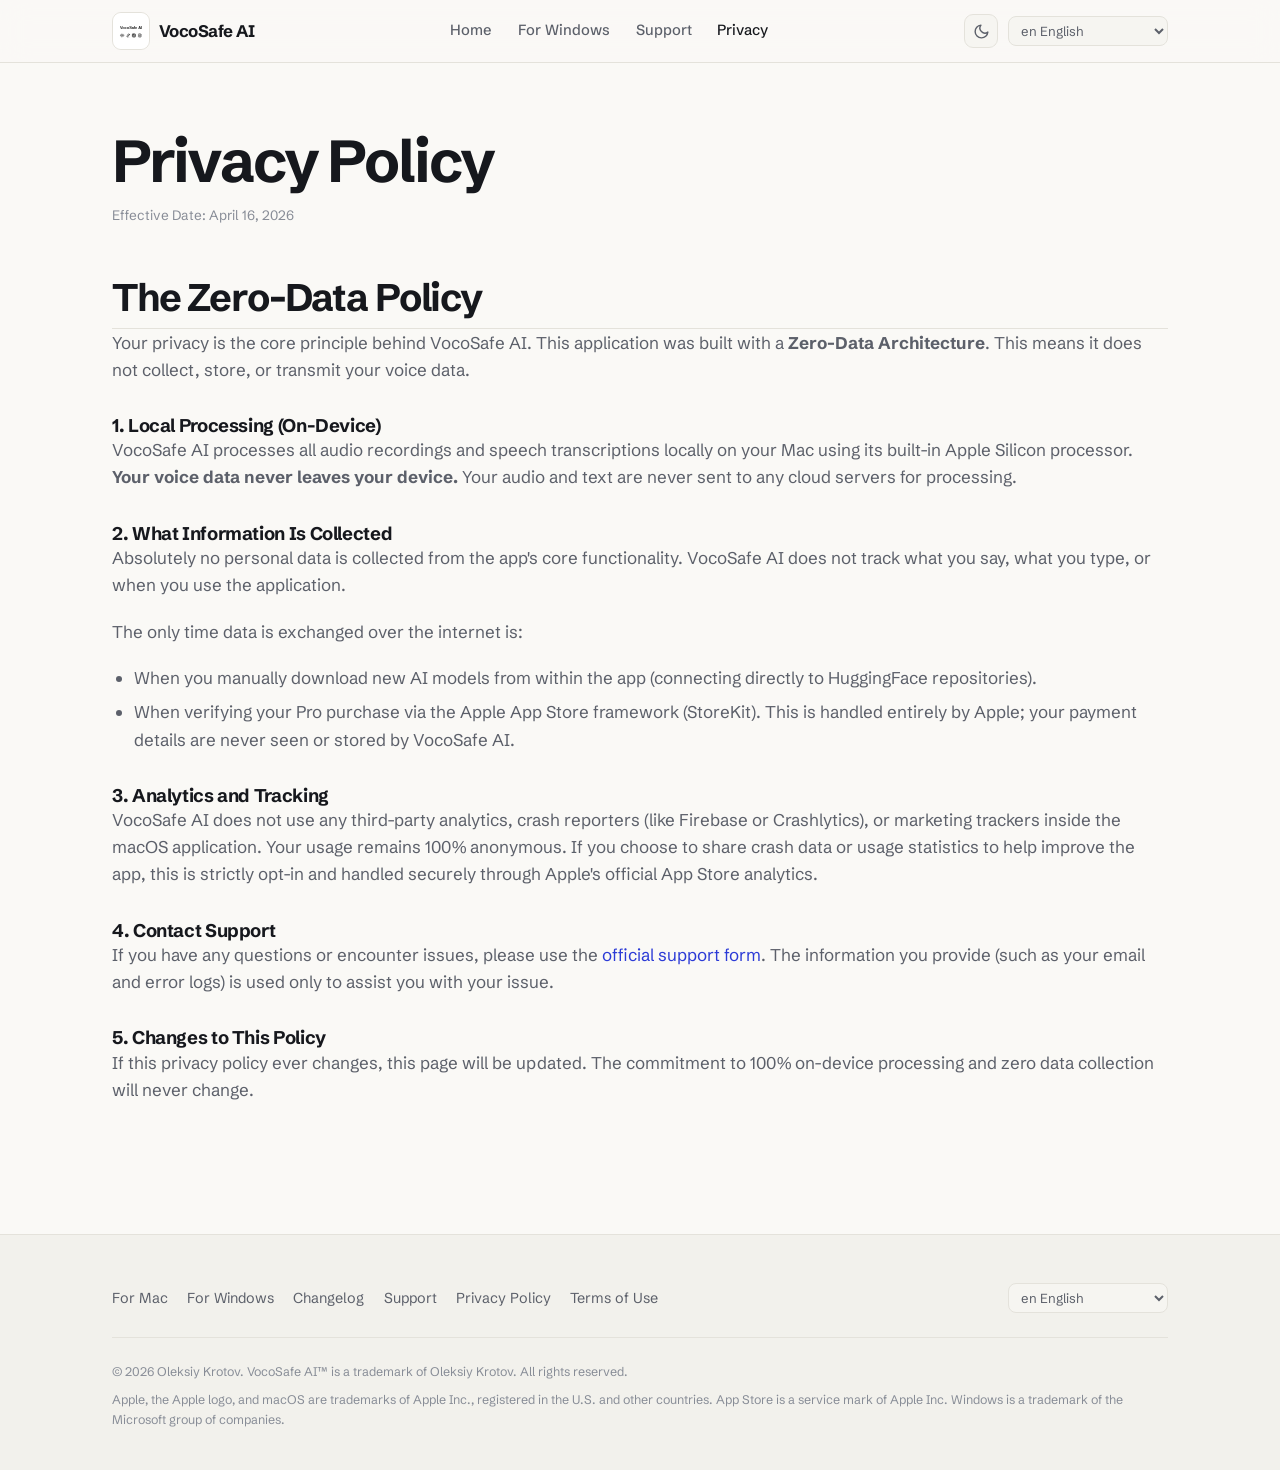
<file: privacy.html>
<!DOCTYPE html>
<html lang="en">
<head>
    <meta charset="UTF-8">
    <meta name="viewport" content="width=device-width, initial-scale=1.0">
    <title>Privacy Policy - VocoSafe&nbsp;AI</title>
    <meta name="description" content="VocoSafe AI collects no personal data. All speech processing happens on your device and your voice never leaves it. Read the full policy.">
    <link rel="canonical" href="https://vocosafeai.com/privacy.html">
    <link rel="icon" type="image/png" sizes="32x32" href="images/favicon-32.png">
    <link rel="apple-touch-icon" href="images/icon-180.png">
    <meta property="og:type" content="website">
    <meta property="og:site_name" content="VocoSafe AI">
    <meta property="og:url" content="https://vocosafeai.com/privacy.html">
    <meta property="og:title" content="Privacy Policy - VocoSafe AI">
    <meta property="og:description" content="VocoSafe AI collects no personal data. All speech processing happens on your device and your voice never leaves it. Read the full policy.">
    <meta property="og:image" content="https://vocosafeai.com/images/og-image.png">
    <meta property="og:image:width" content="1200">
    <meta property="og:image:height" content="630">
    <meta name="twitter:card" content="summary_large_image">
    <meta name="twitter:title" content="Privacy Policy - VocoSafe AI">
    <meta name="twitter:description" content="VocoSafe AI collects no personal data. All speech processing happens on your device and your voice never leaves it. Read the full policy.">
    <meta name="twitter:image" content="https://vocosafeai.com/images/og-image.png">
    <script>
        // Runs before the first paint. As a file this would apply after
        // it, and every dark-mode visitor would get a white flash.
        (function () {
            var forced = /[?&]theme=(light|dark)/.exec(location.search);
            if (forced) {
                document.documentElement.setAttribute("data-theme", forced[1]);
                return;
            }
            try {
                var saved = localStorage.getItem("vs-theme");
                if (saved === "light" || saved === "dark") {
                    document.documentElement.setAttribute("data-theme", saved);
                }
            } catch (e) {
                // Private browsing blocks storage. Fall through to the system preference.
            }
        })();
    </script>
    <link rel="preconnect" href="https://fonts.googleapis.com">
    <link rel="preconnect" href="https://fonts.gstatic.com" crossorigin>
    <link href="https://fonts.googleapis.com/css2?family=Schibsted+Grotesk:wght@400;500;600;700&amp;family=IBM+Plex+Mono:wght@400;500&amp;display=swap" rel="stylesheet">
    <link rel="stylesheet" href="style.css">
    <script src="i18n.js"></script>
    <script src="theme.js" defer></script>
</head>
<body>
    <header>
        <div class="container">
            <a href="index.html" class="logo" aria-label="VocoSafe AI, home">
                <img class="logo-badge on-light" src="images/logo-light.svg" alt="" width="38" height="38">
                <img class="logo-badge on-dark" src="images/logo-dark.svg" alt="" width="38" height="38">
                <span>VocoSafe&nbsp;AI</span>
            </a>
            <nav class="nav-main">
                <a href="index.html" data-i18n="nav_home">Home</a>
                <a href="windows.html" data-i18n="nav_windows_version">For Windows</a>
                <a href="support.html" data-i18n="nav_support">Support</a>
                <a href="privacy.html" class="active" data-i18n="nav_privacy">Privacy</a>
            </nav>
            <div class="nav-tools">
                <button type="button" id="theme-toggle" class="theme-toggle" aria-label="Switch theme">
                    <svg class="icon-moon" viewBox="0 0 24 24" fill="none" stroke="currentColor" stroke-width="2" stroke-linecap="round" stroke-linejoin="round" aria-hidden="true">
                        <path d="M21 12.79A9 9 0 1 1 11.21 3 7 7 0 0 0 21 12.79z"></path>
                    </svg>
                    <svg class="icon-sun" viewBox="0 0 24 24" fill="none" stroke="currentColor" stroke-width="2" stroke-linecap="round" stroke-linejoin="round" aria-hidden="true">
                        <circle cx="12" cy="12" r="4"></circle>
                        <path d="M12 2v2M12 20v2M4.9 4.9l1.4 1.4M17.7 17.7l1.4 1.4M2 12h2M20 12h2M6.3 17.7l-1.4 1.4M19.1 4.9l-1.4 1.4"></path>
                    </svg>
                </button>
                <select class="lang-switcher" onchange="changeLang(this.value)" aria-label="Language">
                    <option value="en">en English</option>
                    <option value="ar">ar العربية</option>
                    <option value="de">de Deutsch</option>
                    <option value="es">es Español</option>
                    <option value="fr">fr Français</option>
                    <option value="hi">hi हिन्दी</option>
                    <option value="id">id Bahasa Indonesia</option>
                    <option value="it">it Italiano</option>
                    <option value="jp">jp 日本語</option>
                    <option value="ko">ko 한국어</option>
                    <option value="nl">nl Nederlands</option>
                    <option value="pl">pl Polski</option>
                    <option value="pt">pt Português</option>
                    <option value="ru">ru Русский</option>
                    <option value="tr">tr Türkçe</option>
                    <option value="uk">uk Українська</option>
                    <option value="vi">vi Tiếng Việt</option>
                    <option value="zh">zh 中文</option>
                </select>
            </div>
        </div>
    </header>

    <!-- Legal document, intentionally left English-only: see i18n.js header comment. -->
    <section class="content-page">
        <div class="container">
            <h1>Privacy Policy</h1>
            <p class="small-text">Effective Date: April 16, 2026</p>

            <h2>The Zero-Data Policy</h2>
            <p>Your privacy is the core principle behind VocoSafe&nbsp;AI. This application was built with a <strong>Zero-Data Architecture</strong>. This means it does not collect, store, or transmit your voice data.</p>

            <h3>1. Local Processing (On-Device)</h3>
            <p>VocoSafe&nbsp;AI processes all audio recordings and speech transcriptions locally on your Mac using its built-in Apple Silicon processor. <strong>Your voice data never leaves your device.</strong> Your audio and text are never sent to any cloud servers for processing.</p>

            <h3>2. What Information Is Collected</h3>
            <p>Absolutely no personal data is collected from the app's core functionality. VocoSafe&nbsp;AI does not track what you say, what you type, or when you use the application.</p>
            <p>The only time data is exchanged over the internet is:</p>
            <ul>
                <li>When you manually download new AI models from within the app (connecting directly to HuggingFace repositories).</li>
                <li>When verifying your Pro purchase via the Apple App Store framework (StoreKit). This is handled entirely by Apple; your payment details are never seen or stored by VocoSafe&nbsp;AI.</li>
            </ul>

            <h3>3. Analytics and Tracking</h3>
            <p>VocoSafe&nbsp;AI does not use any third-party analytics, crash reporters (like Firebase or Crashlytics), or marketing trackers inside the macOS application. Your usage remains 100% anonymous. If you choose to share crash data or usage statistics to help improve the app, this is strictly opt-in and handled securely through Apple's official App Store analytics.</p>

            <h3>4. Contact Support</h3>
            <p>If you have any questions or encounter issues, please use the <a href="https://forms.gle/r69NssCXCE6QWtgg8" target="_blank">official support form</a>. The information you provide (such as your email and error logs) is used only to assist you with your issue.</p>

            <h3>5. Changes to This Policy</h3>
            <p>If this privacy policy ever changes, this page will be updated. The commitment to 100% on-device processing and zero data collection will never change.</p>
        </div>
    </section>

    <footer>
        <div class="container">
            <div class="footer-grid">
                <div class="footer-links">
                    <a href="mac.html" data-i18n="nav_mac">For Mac</a>
                    <a href="windows.html" data-i18n="nav_windows_version">For Windows</a>
                    <a href="changelog.html" data-i18n="footer_changelog">Changelog</a>
                    <a href="support.html" data-i18n="nav_support">Support</a>
                    <a href="privacy.html" data-i18n="footer_privacy">Privacy Policy</a>
                    <a href="https://www.apple.com/legal/internet-services/itunes/dev/stdeula/" data-i18n="footer_terms">Terms of Use</a>
                </div>
                <select class="lang-switcher" onchange="changeLang(this.value)" aria-label="Language">
                    <option value="en">en English</option>
                    <option value="ar">ar العربية</option>
                    <option value="de">de Deutsch</option>
                    <option value="es">es Español</option>
                    <option value="fr">fr Français</option>
                    <option value="hi">hi हिन्दी</option>
                    <option value="id">id Bahasa Indonesia</option>
                    <option value="it">it Italiano</option>
                    <option value="jp">jp 日本語</option>
                    <option value="ko">ko 한국어</option>
                    <option value="nl">nl Nederlands</option>
                    <option value="pl">pl Polski</option>
                    <option value="pt">pt Português</option>
                    <option value="ru">ru Русский</option>
                    <option value="tr">tr Türkçe</option>
                    <option value="uk">uk Українська</option>
                    <option value="vi">vi Tiếng Việt</option>
                    <option value="zh">zh 中文</option>
                </select>
            </div>
            <div class="legal">
                <p data-i18n="footer_copyright">&copy; 2026 Oleksiy Krotov. VocoSafe&nbsp;AI&trade; is a trademark of Oleksiy Krotov. All rights reserved.</p>
                <p style="margin-top: 0.5rem;">Apple, the Apple logo, and macOS are trademarks of Apple Inc., registered in the U.S. and other countries. App Store is a service mark of Apple Inc. Windows is a trademark of the Microsoft group of companies.</p>
            </div>
        </div>
    </footer>
</body>
</html>
</file>
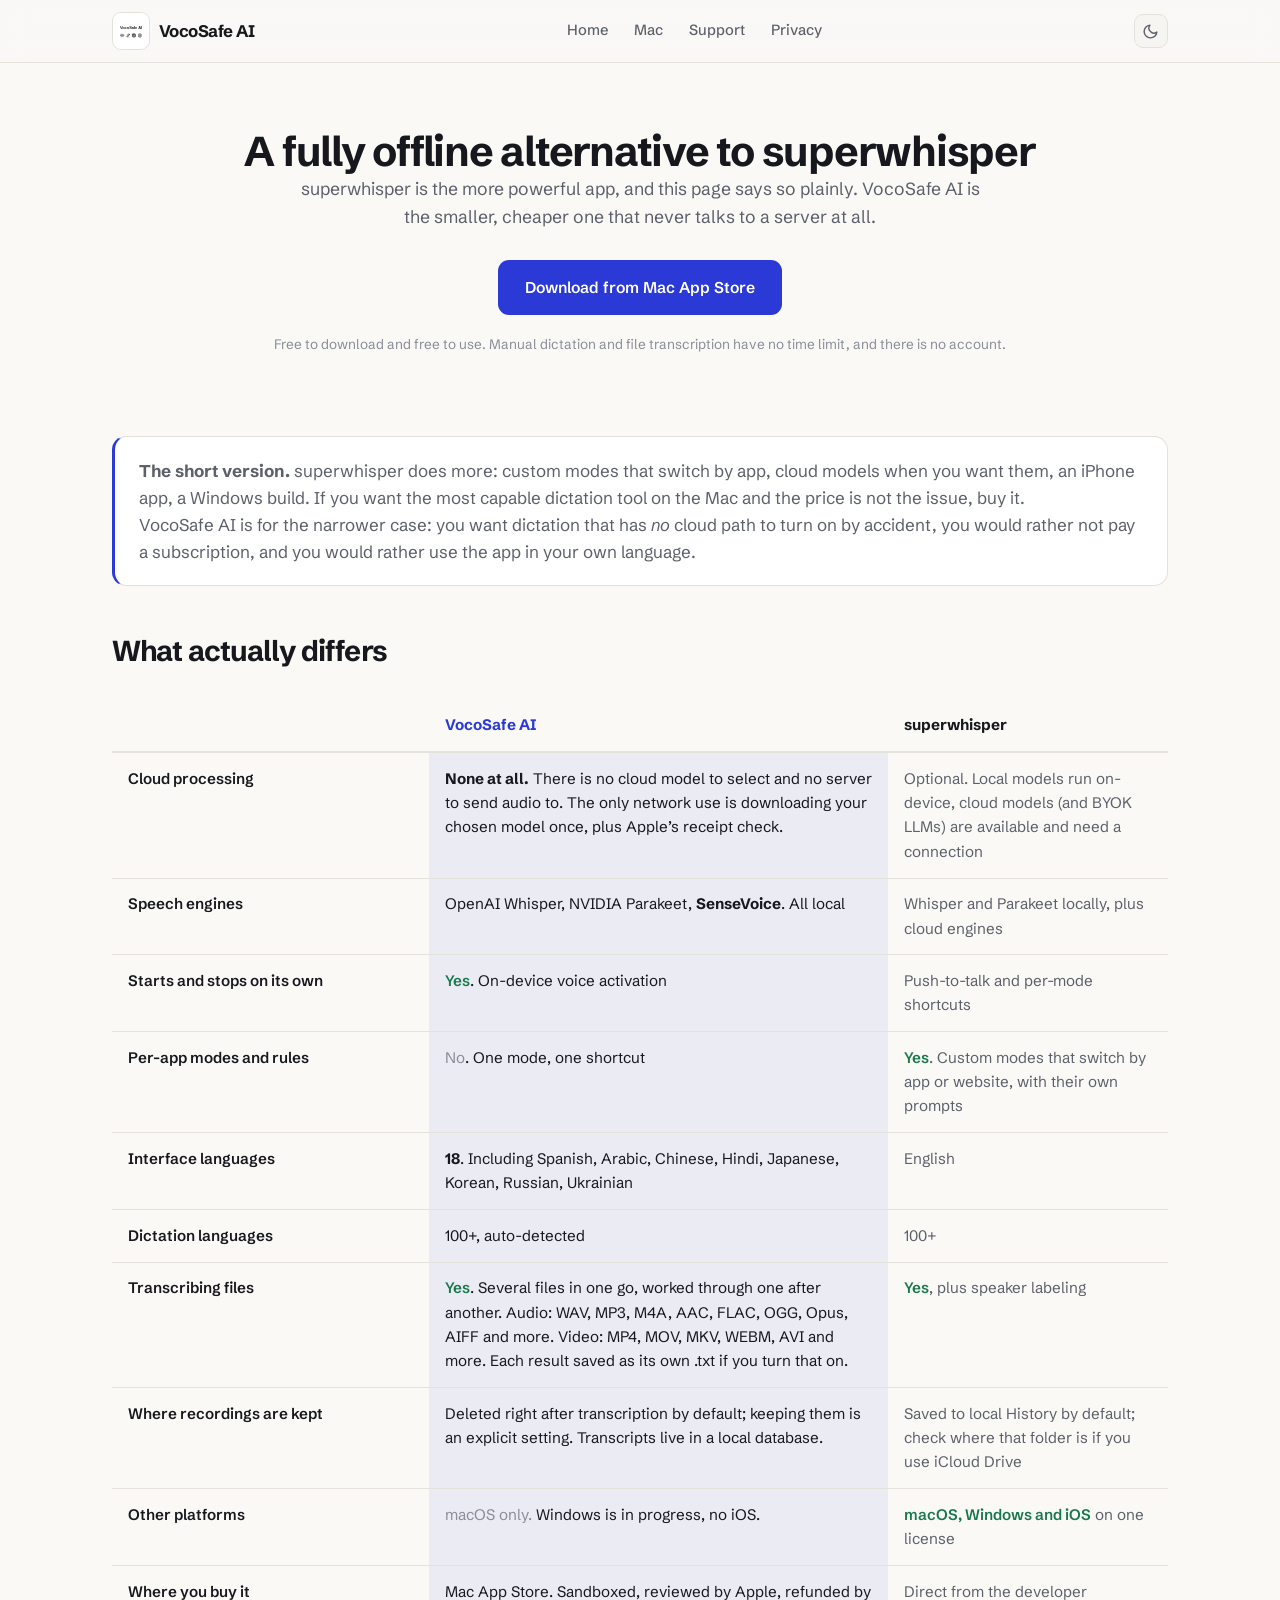
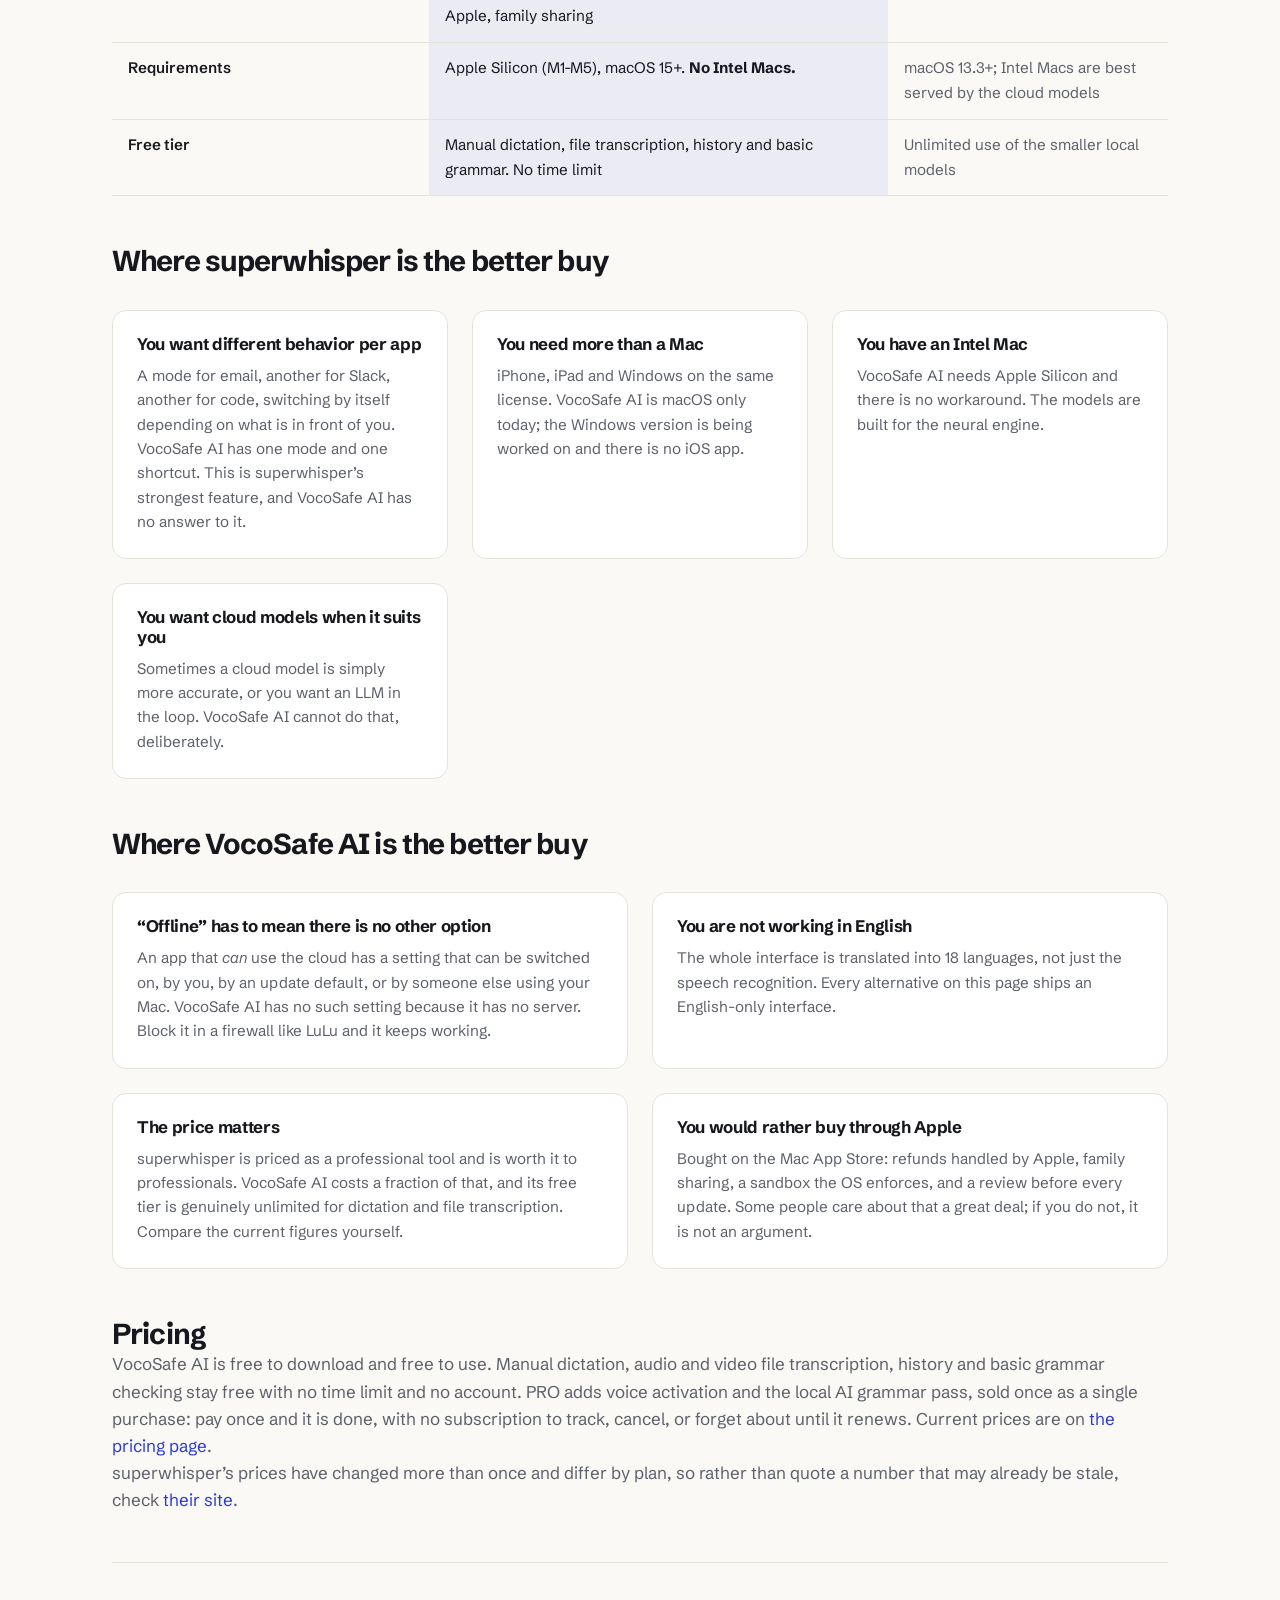
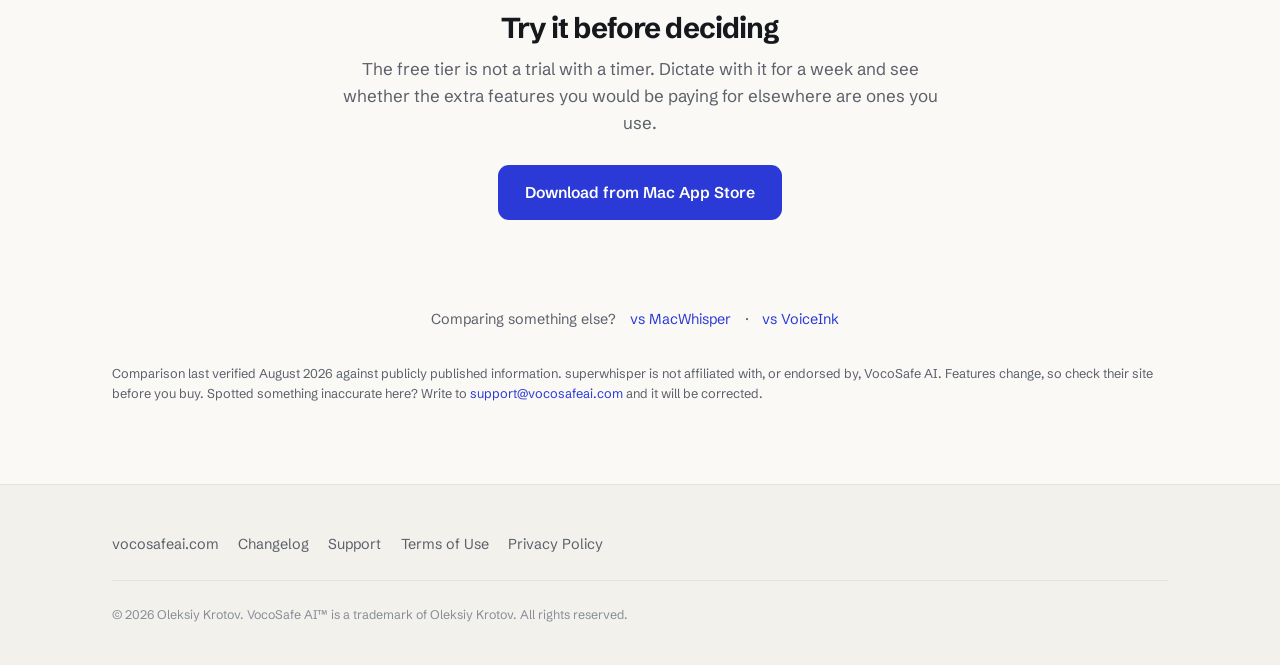
<file: superwhisper-alternative.html>
<!DOCTYPE html>
<html lang="en">
<head>
    <meta charset="UTF-8">
    <meta name="viewport" content="width=device-width, initial-scale=1.0">
    <title>A cheaper, fully offline alternative to superwhisper - VocoSafe&nbsp;AI</title>
    <meta name="description" content="Looking for a superwhisper alternative? VocoSafe AI is dictation for Mac with no cloud option at all, in 18 interface languages, from the Mac App Store. An honest comparison, including where superwhisper is the better choice.">
    <link rel="canonical" href="https://vocosafeai.com/superwhisper-alternative.html">
    <link rel="icon" type="image/png" sizes="32x32" href="images/favicon-32.png">
    <link rel="apple-touch-icon" href="images/icon-180.png">
    <meta property="og:type" content="website">
    <meta property="og:site_name" content="VocoSafe AI">
    <meta property="og:url" content="https://vocosafeai.com/superwhisper-alternative.html">
    <meta property="og:title" content="A cheaper, fully offline alternative to superwhisper - VocoSafe AI">
    <meta property="og:description" content="Looking for a superwhisper alternative? VocoSafe AI is dictation for Mac with no cloud option at all, in 18 interface languages, from the Mac App Store. An honest comparison, including where superwhisper is the better choice.">
    <meta property="og:image" content="https://vocosafeai.com/images/og-image.png">
    <meta property="og:image:width" content="1200">
    <meta property="og:image:height" content="630">
    <meta name="twitter:card" content="summary_large_image">
    <meta name="twitter:title" content="A cheaper, fully offline alternative to superwhisper - VocoSafe AI">
    <meta name="twitter:description" content="Looking for a superwhisper alternative? VocoSafe AI is dictation for Mac with no cloud option at all, in 18 interface languages, from the Mac App Store. An honest comparison, including where superwhisper is the better choice.">
    <meta name="twitter:image" content="https://vocosafeai.com/images/og-image.png">
    <script>
        // Runs before the first paint. As a file this would apply after
        // it, and every dark-mode visitor would get a white flash.
        (function () {
            var forced = /[?&]theme=(light|dark)/.exec(location.search);
            if (forced) {
                document.documentElement.setAttribute("data-theme", forced[1]);
                return;
            }
            try {
                var saved = localStorage.getItem("vs-theme");
                if (saved === "light" || saved === "dark") {
                    document.documentElement.setAttribute("data-theme", saved);
                }
            } catch (e) {
                // Private browsing blocks storage. Fall through to the system preference.
            }
        })();
    </script>
    <link rel="preconnect" href="https://fonts.googleapis.com">
    <link rel="preconnect" href="https://fonts.gstatic.com" crossorigin>
    <link href="https://fonts.googleapis.com/css2?family=Schibsted+Grotesk:wght@400;500;600;700&amp;family=IBM+Plex+Mono:wght@400;500&amp;display=swap" rel="stylesheet">
    <link rel="stylesheet" href="style.css">
    <script src="theme.js" defer></script>
    <link rel="stylesheet" href="compare.css">
</head>
<body>
    <header>
        <div class="container">
            <a href="index.html" class="logo" aria-label="VocoSafe AI, home">
                <img class="logo-badge on-light" src="images/logo-light.svg" alt="" width="38" height="38">
                <img class="logo-badge on-dark" src="images/logo-dark.svg" alt="" width="38" height="38">
                <span>VocoSafe&nbsp;AI</span>
            </a>
            <nav class="nav-main">
                <a href="index.html">Home</a>
                <a href="mac.html">Mac</a>
                <a href="support.html">Support</a>
                <a href="privacy.html">Privacy</a>
            </nav>
            <div class="nav-tools">
                <button type="button" id="theme-toggle" class="theme-toggle" aria-label="Switch theme">
                    <svg class="icon-moon" viewBox="0 0 24 24" fill="none" stroke="currentColor" stroke-width="2" stroke-linecap="round" stroke-linejoin="round" aria-hidden="true">
                        <path d="M21 12.79A9 9 0 1 1 11.21 3 7 7 0 0 0 21 12.79z"></path>
                    </svg>
                    <svg class="icon-sun" viewBox="0 0 24 24" fill="none" stroke="currentColor" stroke-width="2" stroke-linecap="round" stroke-linejoin="round" aria-hidden="true">
                        <circle cx="12" cy="12" r="4"></circle>
                        <path d="M12 2v2M12 20v2M4.9 4.9l1.4 1.4M17.7 17.7l1.4 1.4M2 12h2M20 12h2M6.3 17.7l-1.4 1.4M19.1 4.9l-1.4 1.4"></path>
                    </svg>
                </button>
            </div>
        </div>
    </header>

    <section class="compare-hero">
        <div class="container">
            <h1>A fully offline alternative to superwhisper</h1>
            <p class="lede">superwhisper is the more powerful app, and this page says so plainly.
            VocoSafe&nbsp;AI is the smaller, cheaper one that never talks to a server at all.</p>
            <div class="cta-buttons">
                <a href="https://apps.apple.com/us/app/vocosafe-ai/id6762440983" class="btn-primary">Download from Mac App Store</a>
            </div>
            <p class="small-text">Free to download and free to use. Manual dictation and file transcription have no time limit, and there is no account.</p>
        </div>
    </section>

    <section class="compare-body">
        <div class="container">

            <div class="honest-note">
                <p><strong>The short version.</strong> superwhisper does more: custom modes that switch
                by app, cloud models when you want them, an iPhone app, a Windows build. If you want
                the most capable dictation tool on the Mac and the price is not the issue, buy it.</p>
                <p>VocoSafe&nbsp;AI is for the narrower case: you want dictation that has <em>no</em>
                cloud path to turn on by accident, you would rather not pay a subscription, and you
                would rather use the app in your own language.</p>
            </div>

            <h2>What actually differs</h2>

            <div class="table-wrap">
            <table class="compare">
                <thead>
                    <tr>
                        <th></th>
                        <th class="ours">VocoSafe&nbsp;AI</th>
                        <th>superwhisper</th>
                    </tr>
                </thead>
                <tbody>
                    <tr>
                        <th>Cloud processing</th>
                        <td class="ours"><strong>None at all.</strong> There is no cloud model to select and no server to send audio to. The only network use is downloading your chosen model once, plus Apple&rsquo;s receipt check.</td>
                        <td>Optional. Local models run on-device, cloud models (and BYOK LLMs) are available and need a connection</td>
                    </tr>
                    <tr>
                        <th>Speech engines</th>
                        <td class="ours">OpenAI Whisper, NVIDIA Parakeet, <strong>SenseVoice</strong>. All local</td>
                        <td>Whisper and Parakeet locally, plus cloud engines</td>
                    </tr>
                    <tr>
                        <th>Starts and stops on its own</th>
                        <td class="ours"><span class="yes">Yes</span>. On-device voice activation</td>
                        <td>Push-to-talk and per-mode shortcuts</td>
                    </tr>
                    <tr>
                        <th>Per-app modes and rules</th>
                        <td class="ours"><span class="no">No</span>. One mode, one shortcut</td>
                        <td><span class="yes">Yes</span>. Custom modes that switch by app or website, with their own prompts</td>
                    </tr>
                    <tr>
                        <th>Interface languages</th>
                        <td class="ours"><strong>18</strong>. Including Spanish, Arabic, Chinese, Hindi, Japanese, Korean, Russian, Ukrainian</td>
                        <td>English</td>
                    </tr>
                    <tr>
                        <th>Dictation languages</th>
                        <td class="ours">100+, auto-detected</td>
                        <td>100+</td>
                    </tr>
                    <tr>
                        <th>Transcribing files</th>
                        <td class="ours"><span class="yes">Yes</span>. Several files in one go, worked through one after another. Audio: WAV, MP3, M4A, AAC, FLAC, OGG, Opus, AIFF and more. Video: MP4, MOV, MKV, WEBM, AVI and more. Each result saved as its own .txt if you turn that on.</td>
                        <td><span class="yes">Yes</span>, plus speaker labeling</td>
                    </tr>
                    <tr>
                        <th>Where recordings are kept</th>
                        <td class="ours">Deleted right after transcription by default; keeping them is an explicit setting. Transcripts live in a local database.</td>
                        <td>Saved to local History by default; check where that folder is if you use iCloud Drive</td>
                    </tr>
                    <tr>
                        <th>Other platforms</th>
                        <td class="ours"><span class="no">macOS only.</span> Windows is in progress, no iOS.</td>
                        <td><span class="yes">macOS, Windows and iOS</span> on one license</td>
                    </tr>
                    <tr>
                        <th>Where you buy it</th>
                        <td class="ours">Mac App Store. Sandboxed, reviewed by Apple, refunded by Apple, family sharing</td>
                        <td>Direct from the developer</td>
                    </tr>
                    <tr>
                        <th>Requirements</th>
                        <td class="ours">Apple Silicon (M1-M5), macOS&nbsp;15+. <strong>No Intel Macs.</strong></td>
                        <td>macOS 13.3+; Intel Macs are best served by the cloud models</td>
                    </tr>
                    <tr>
                        <th>Free tier</th>
                        <td class="ours">Manual dictation, file transcription, history and basic grammar. No time limit</td>
                        <td>Unlimited use of the smaller local models</td>
                    </tr>
                </tbody>
            </table>
            </div>

            <h2>Where superwhisper is the better buy</h2>
            <div class="verdict-grid">
                <div class="card">
                    <h3>You want different behavior per app</h3>
                    <p>A mode for email, another for Slack, another for code, switching by itself
                    depending on what is in front of you. VocoSafe&nbsp;AI has one mode and one
                    shortcut. This is superwhisper&rsquo;s strongest feature, and VocoSafe&nbsp;AI has no answer to it.</p>
                </div>
                <div class="card">
                    <h3>You need more than a Mac</h3>
                    <p>iPhone, iPad and Windows on the same license. VocoSafe&nbsp;AI is macOS only
                    today; the Windows version is being worked on and there is no iOS app.</p>
                </div>
                <div class="card">
                    <h3>You have an Intel Mac</h3>
                    <p>VocoSafe&nbsp;AI needs Apple Silicon and there is no workaround. The
                    models are built for the neural engine.</p>
                </div>
                <div class="card">
                    <h3>You want cloud models when it suits you</h3>
                    <p>Sometimes a cloud model is simply more accurate, or you want an LLM in the loop.
                    VocoSafe&nbsp;AI cannot do that, deliberately.</p>
                </div>
            </div>

            <h2>Where VocoSafe&nbsp;AI is the better buy</h2>
            <div class="verdict-grid two-up">
                <div class="card">
                    <h3>&ldquo;Offline&rdquo; has to mean there is no other option</h3>
                    <p>An app that <em>can</em> use the cloud has a setting that can be switched on, by
                    you, by an update default, or by someone else using your Mac. VocoSafe&nbsp;AI has
                    no such setting because it has no server. Block it in a firewall like LuLu and it
                    keeps working.</p>
                </div>
                <div class="card">
                    <h3>You are not working in English</h3>
                    <p>The whole interface is translated into 18 languages, not just the speech
                    recognition. Every alternative on this page ships an English-only interface.</p>
                </div>
                <div class="card">
                    <h3>The price matters</h3>
                    <p>superwhisper is priced as a professional tool and is worth it to professionals.
                    VocoSafe&nbsp;AI costs a fraction of that, and its free tier is genuinely unlimited
                    for dictation and file transcription. Compare the current figures yourself.</p>
                </div>
                <div class="card">
                    <h3>You would rather buy through Apple</h3>
                    <p>Bought on the Mac App Store: refunds handled by Apple, family sharing, a sandbox
                    the OS enforces, and a review before every update. Some people care about that a
                    great deal; if you do not, it is not an argument.</p>
                </div>
            </div>

            <h2>Pricing</h2>
            <p>VocoSafe&nbsp;AI is free to download and free to use. Manual dictation, audio and video
            file transcription, history and basic grammar checking stay free with no time limit and no
            account. PRO adds voice activation and the local AI grammar pass, sold once as a single
            purchase: pay once and it is done, with no subscription to track, cancel, or forget about
            until it renews. Current prices are on <a href="index.html#pricing">the pricing page</a>.</p>
            <p>superwhisper&rsquo;s prices have changed more than once and differ by plan, so rather than
            quote a number that may already be stale, check
            <a href="https://superwhisper.com" rel="nofollow noopener" target="_blank">their site</a>.</p>

            <div class="cta-block">
                <h2 style="margin-top:0;">Try it before deciding</h2>
                <p>The free tier is not a trial with a timer. Dictate with it for a week and see
                whether the extra features you would be paying for elsewhere are ones you use.</p>
                <a href="https://apps.apple.com/us/app/vocosafe-ai/id6762440983" class="btn-primary">Download from Mac App Store</a>
            </div>

            <p class="compare-nav">Comparing something else?
                <a href="macwhisper-alternative.html">vs MacWhisper</a> &middot;
                <a href="voiceink-alternative.html">vs VoiceInk</a>
            </p>

            <p class="verified">Comparison last verified August&nbsp;2026 against publicly published
            information. superwhisper is not affiliated with, or endorsed by, VocoSafe&nbsp;AI.
            Features change, so check their site before you buy. Spotted something inaccurate here?
            Write to <a href="mailto:support@vocosafeai.com">support@vocosafeai.com</a> and it will be
            corrected.</p>

        </div>
    </section>

    <footer>
        <div class="container">
            <div class="footer-grid">
                <div class="footer-links">
                    <a href="https://vocosafeai.com">vocosafeai.com</a>
                    <a href="changelog.html">Changelog</a>
                    <a href="support.html">Support</a>
                    <a href="https://www.apple.com/legal/internet-services/itunes/dev/stdeula/">Terms of Use</a>
                    <a href="privacy.html">Privacy Policy</a>
                </div>
            </div>
            <div class="legal">
                <p>&copy; 2026 Oleksiy Krotov. VocoSafe&nbsp;AI&trade; is a trademark of Oleksiy Krotov. All rights reserved.</p>
            </div>
        </div>
    </footer>
</body>
</html>
</file>
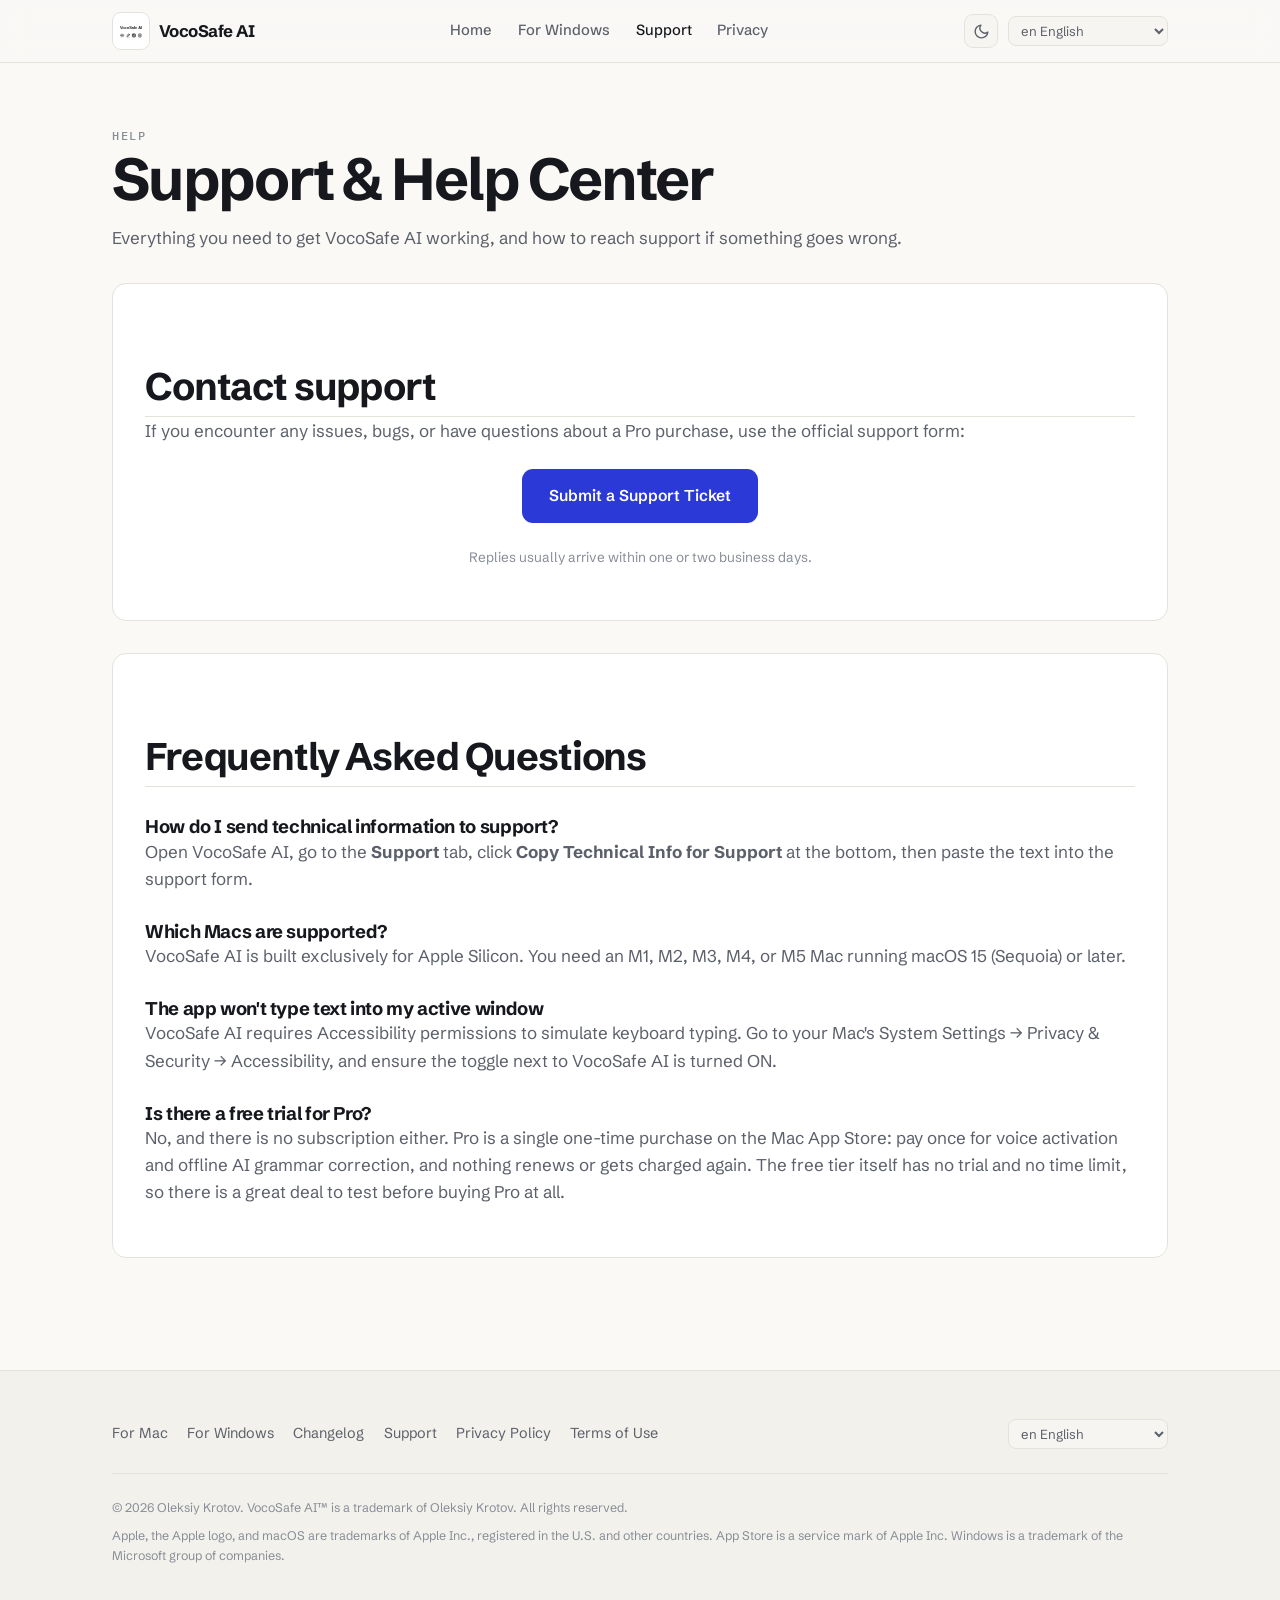
<file: support.html>
<!DOCTYPE html>
<html lang="en">
<head>
    <meta charset="UTF-8">
    <meta name="viewport" content="width=device-width, initial-scale=1.0">
    <title>Support - VocoSafe&nbsp;AI</title>
    <meta name="description" content="Help for VocoSafe AI: sending technical information to support, supported Macs, Accessibility permissions, and how Pro purchases work.">
    <link rel="canonical" href="https://vocosafeai.com/support.html">
    <link rel="icon" type="image/png" sizes="32x32" href="images/favicon-32.png">
    <link rel="apple-touch-icon" href="images/icon-180.png">
    <meta property="og:type" content="website">
    <meta property="og:site_name" content="VocoSafe AI">
    <meta property="og:url" content="https://vocosafeai.com/support.html">
    <meta property="og:title" content="Support - VocoSafe AI">
    <meta property="og:description" content="Help for VocoSafe AI: sending technical information to support, supported Macs, Accessibility permissions, and how Pro purchases work.">
    <meta property="og:image" content="https://vocosafeai.com/images/og-image.png">
    <meta property="og:image:width" content="1200">
    <meta property="og:image:height" content="630">
    <meta name="twitter:card" content="summary_large_image">
    <meta name="twitter:title" content="Support - VocoSafe AI">
    <meta name="twitter:description" content="Help for VocoSafe AI: sending technical information to support, supported Macs, Accessibility permissions, and how Pro purchases work.">
    <meta name="twitter:image" content="https://vocosafeai.com/images/og-image.png">
    <script>
        // Runs before the first paint. As a file this would apply after
        // it, and every dark-mode visitor would get a white flash.
        (function () {
            var forced = /[?&]theme=(light|dark)/.exec(location.search);
            if (forced) {
                document.documentElement.setAttribute("data-theme", forced[1]);
                return;
            }
            try {
                var saved = localStorage.getItem("vs-theme");
                if (saved === "light" || saved === "dark") {
                    document.documentElement.setAttribute("data-theme", saved);
                }
            } catch (e) {
                // Private browsing blocks storage. Fall through to the system preference.
            }
        })();
    </script>
    <link rel="preconnect" href="https://fonts.googleapis.com">
    <link rel="preconnect" href="https://fonts.gstatic.com" crossorigin>
    <link href="https://fonts.googleapis.com/css2?family=Schibsted+Grotesk:wght@400;500;600;700&amp;family=IBM+Plex+Mono:wght@400;500&amp;display=swap" rel="stylesheet">
    <link rel="stylesheet" href="style.css">
    <script src="i18n.js"></script>
    <script src="theme.js" defer></script>
</head>
<body>
    <header>
        <div class="container">
            <a href="index.html" class="logo" aria-label="VocoSafe AI, home">
                <img class="logo-badge on-light" src="images/logo-light.svg" alt="" width="38" height="38">
                <img class="logo-badge on-dark" src="images/logo-dark.svg" alt="" width="38" height="38">
                <span>VocoSafe&nbsp;AI</span>
            </a>
            <nav class="nav-main">
                <a href="index.html" data-i18n="nav_home">Home</a>
                <a href="windows.html" data-i18n="nav_windows_version">For Windows</a>
                <a href="support.html" class="active" data-i18n="nav_support">Support</a>
                <a href="privacy.html" data-i18n="nav_privacy">Privacy</a>
            </nav>
            <div class="nav-tools">
                <button type="button" id="theme-toggle" class="theme-toggle" aria-label="Switch theme">
                    <svg class="icon-moon" viewBox="0 0 24 24" fill="none" stroke="currentColor" stroke-width="2" stroke-linecap="round" stroke-linejoin="round" aria-hidden="true">
                        <path d="M21 12.79A9 9 0 1 1 11.21 3 7 7 0 0 0 21 12.79z"></path>
                    </svg>
                    <svg class="icon-sun" viewBox="0 0 24 24" fill="none" stroke="currentColor" stroke-width="2" stroke-linecap="round" stroke-linejoin="round" aria-hidden="true">
                        <circle cx="12" cy="12" r="4"></circle>
                        <path d="M12 2v2M12 20v2M4.9 4.9l1.4 1.4M17.7 17.7l1.4 1.4M2 12h2M20 12h2M6.3 17.7l-1.4 1.4M19.1 4.9l-1.4 1.4"></path>
                    </svg>
                </button>
                <select class="lang-switcher" onchange="changeLang(this.value)" aria-label="Language">
                    <option value="en">en English</option>
                    <option value="ar">ar العربية</option>
                    <option value="de">de Deutsch</option>
                    <option value="es">es Español</option>
                    <option value="fr">fr Français</option>
                    <option value="hi">hi हिन्दी</option>
                    <option value="id">id Bahasa Indonesia</option>
                    <option value="it">it Italiano</option>
                    <option value="jp">jp 日本語</option>
                    <option value="ko">ko 한국어</option>
                    <option value="nl">nl Nederlands</option>
                    <option value="pl">pl Polski</option>
                    <option value="pt">pt Português</option>
                    <option value="ru">ru Русский</option>
                    <option value="tr">tr Türkçe</option>
                    <option value="uk">uk Українська</option>
                    <option value="vi">vi Tiếng Việt</option>
                    <option value="zh">zh 中文</option>
                </select>
            </div>
        </div>
    </header>

    <section class="content-page">
        <div class="container">
            <span class="eyebrow" data-i18n="support_eyebrow">Help</span>
            <h1 data-i18n="support_title">Support &amp; Help Center</h1>
            <p data-i18n="support_desc">Everything you need to get VocoSafe&nbsp;AI working, and how to reach support if something goes wrong.</p>

            <div class="support-contact">
                <h2 data-i18n="contact_title">Contact support</h2>
                <p data-i18n="contact_desc">If you encounter any issues, bugs, or have questions about a Pro purchase, use the official support form:</p>
                <div class="hero-cta" style="justify-content: center; margin-top: 1.5rem;">
                    <a href="https://forms.gle/r69NssCXCE6QWtgg8" class="btn-primary" target="_blank" data-i18n="btn_submit_ticket">Submit a Support Ticket</a>
                </div>
                <p class="small-text center" style="margin-top: 1.5rem;" data-i18n="response_time">Replies usually arrive within 24 hours.</p>
            </div>

            <div class="faq-section">
                <h2 data-i18n="faq_title">Frequently Asked Questions</h2>

                <div class="faq-item">
                    <h3 data-i18n="faq1_q">How do I send technical information to support?</h3>
                    <p data-i18n="faq1_a">Open VocoSafe&nbsp;AI, go to the <strong>Support</strong> tab, click <strong>Copy Technical Info for Support</strong> at the bottom, then paste the text into the support form.</p>
                </div>

                <div class="faq-item">
                    <h3 data-i18n="faq2_q">Which Macs are supported?</h3>
                    <p data-i18n="faq2_a">VocoSafe&nbsp;AI is built exclusively for Apple Silicon. You need an M1, M2, M3, M4, or M5 Mac running macOS 15 (Sequoia) or later.</p>
                </div>

                <div class="faq-item">
                    <h3 data-i18n="faq3_q">The app won't type text into my active window</h3>
                    <p data-i18n="faq3_a">VocoSafe&nbsp;AI requires Accessibility permissions to simulate keyboard typing. Go to your Mac's System Settings &rarr; Privacy &amp; Security &rarr; Accessibility, and ensure the toggle next to VocoSafe&nbsp;AI is turned ON.</p>
                </div>

                <div class="faq-item">
                    <h3 data-i18n="faq4_q">Is there a free trial for Pro?</h3>
                    <p data-i18n="faq4_a">No, and there is no subscription either. Pro is a single one-time purchase on the Mac App Store: pay once for voice activation and offline AI grammar correction, and nothing renews or gets charged again. The free tier itself has no trial and no time limit, so there is a great deal to test before buying Pro at all.</p>
                </div>
            </div>
        </div>
    </section>

    <footer>
        <div class="container">
            <div class="footer-grid">
                <div class="footer-links">
                    <a href="mac.html" data-i18n="nav_mac">For Mac</a>
                    <a href="windows.html" data-i18n="nav_windows_version">For Windows</a>
                    <a href="changelog.html" data-i18n="footer_changelog">Changelog</a>
                    <a href="support.html" data-i18n="nav_support">Support</a>
                    <a href="privacy.html" data-i18n="footer_privacy">Privacy Policy</a>
                    <a href="https://www.apple.com/legal/internet-services/itunes/dev/stdeula/" data-i18n="footer_terms">Terms of Use</a>
                </div>
                <select class="lang-switcher" onchange="changeLang(this.value)" aria-label="Language">
                    <option value="en">en English</option>
                    <option value="ar">ar العربية</option>
                    <option value="de">de Deutsch</option>
                    <option value="es">es Español</option>
                    <option value="fr">fr Français</option>
                    <option value="hi">hi हिन्दी</option>
                    <option value="id">id Bahasa Indonesia</option>
                    <option value="it">it Italiano</option>
                    <option value="jp">jp 日本語</option>
                    <option value="ko">ko 한국어</option>
                    <option value="nl">nl Nederlands</option>
                    <option value="pl">pl Polski</option>
                    <option value="pt">pt Português</option>
                    <option value="ru">ru Русский</option>
                    <option value="tr">tr Türkçe</option>
                    <option value="uk">uk Українська</option>
                    <option value="vi">vi Tiếng Việt</option>
                    <option value="zh">zh 中文</option>
                </select>
            </div>
            <div class="legal">
                <p data-i18n="footer_copyright">&copy; 2026 Oleksiy Krotov. VocoSafe&nbsp;AI&trade; is a trademark of Oleksiy Krotov. All rights reserved.</p>
                <p style="margin-top: 0.5rem;">Apple, the Apple logo, and macOS are trademarks of Apple Inc., registered in the U.S. and other countries. App Store is a service mark of Apple Inc. Windows is a trademark of the Microsoft group of companies.</p>
            </div>
        </div>
    </footer>
</body>
</html>
</file>
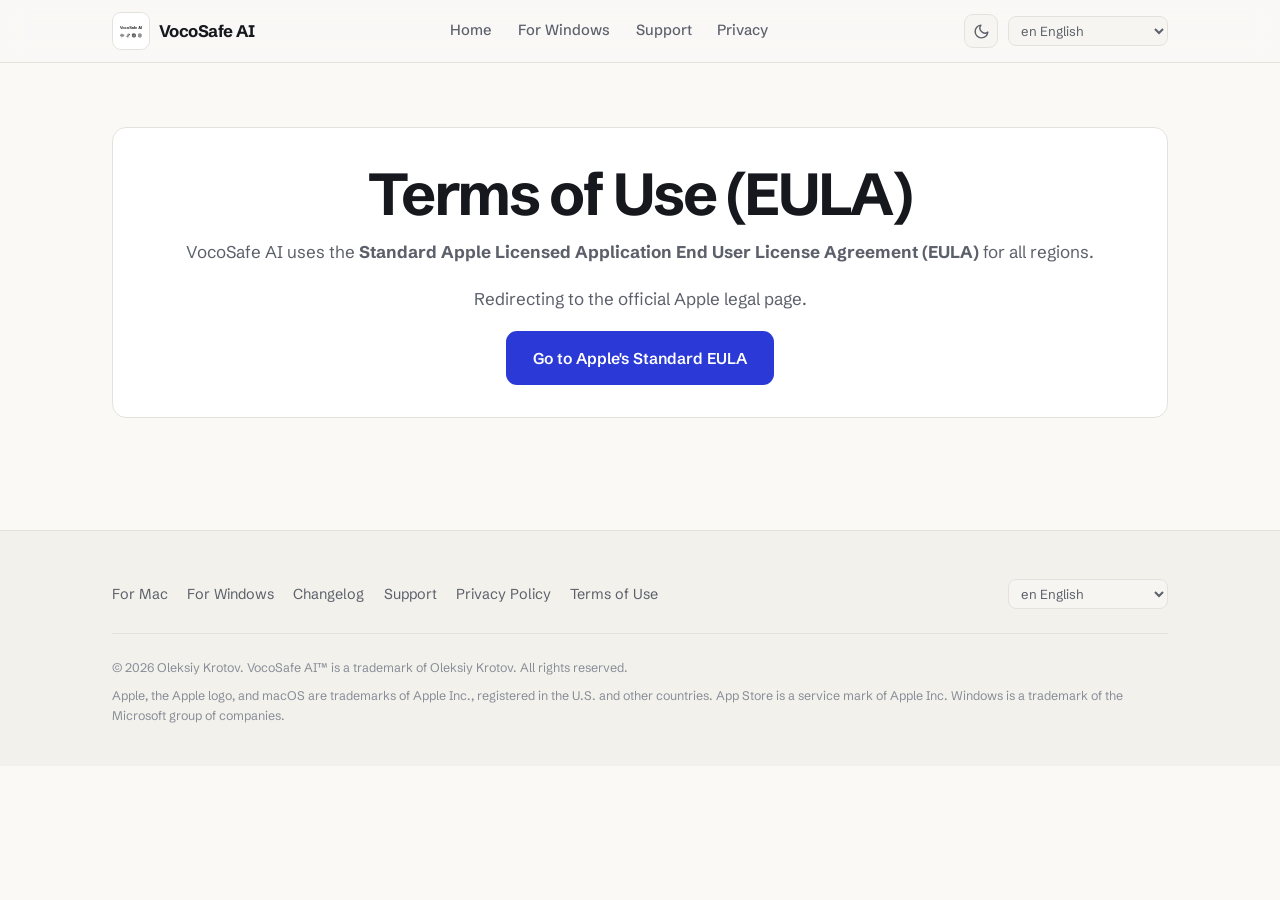
<file: terms.html>
<!DOCTYPE html>
<html lang="en">
<head>
    <meta charset="UTF-8">
    <meta name="viewport" content="width=device-width, initial-scale=1.0">
    <title>Terms of Use - VocoSafe&nbsp;AI</title>
    <meta name="robots" content="noindex, follow">
    <link rel="icon" type="image/png" sizes="32x32" href="images/favicon-32.png">
    <meta http-equiv="refresh" content="2;url=https://www.apple.com/legal/internet-services/itunes/dev/stdeula/">
    <script>
        // Runs before the first paint. As a file this would apply after
        // it, and every dark-mode visitor would get a white flash.
        (function () {
            var forced = /[?&]theme=(light|dark)/.exec(location.search);
            if (forced) {
                document.documentElement.setAttribute("data-theme", forced[1]);
                return;
            }
            try {
                var saved = localStorage.getItem("vs-theme");
                if (saved === "light" || saved === "dark") {
                    document.documentElement.setAttribute("data-theme", saved);
                }
            } catch (e) {
                // Private browsing blocks storage. Fall through to the system preference.
            }
        })();
    </script>
    <link rel="preconnect" href="https://fonts.googleapis.com">
    <link rel="preconnect" href="https://fonts.gstatic.com" crossorigin>
    <link href="https://fonts.googleapis.com/css2?family=Schibsted+Grotesk:wght@400;500;600;700&amp;family=IBM+Plex+Mono:wght@400;500&amp;display=swap" rel="stylesheet">
    <link rel="stylesheet" href="style.css">
    <script src="i18n.js"></script>
    <script src="theme.js" defer></script>
</head>
<body>
    <header>
        <div class="container">
            <a href="index.html" class="logo" aria-label="VocoSafe AI, home">
                <img class="logo-badge on-light" src="images/logo-light.svg" alt="" width="38" height="38">
                <img class="logo-badge on-dark" src="images/logo-dark.svg" alt="" width="38" height="38">
                <span>VocoSafe&nbsp;AI</span>
            </a>
            <nav class="nav-main">
                <a href="index.html" data-i18n="nav_home">Home</a>
                <a href="windows.html" data-i18n="nav_windows_version">For Windows</a>
                <a href="support.html" data-i18n="nav_support">Support</a>
                <a href="privacy.html" data-i18n="nav_privacy">Privacy</a>
            </nav>
            <div class="nav-tools">
                <button type="button" id="theme-toggle" class="theme-toggle" aria-label="Switch theme">
                    <svg class="icon-moon" viewBox="0 0 24 24" fill="none" stroke="currentColor" stroke-width="2" stroke-linecap="round" stroke-linejoin="round" aria-hidden="true">
                        <path d="M21 12.79A9 9 0 1 1 11.21 3 7 7 0 0 0 21 12.79z"></path>
                    </svg>
                    <svg class="icon-sun" viewBox="0 0 24 24" fill="none" stroke="currentColor" stroke-width="2" stroke-linecap="round" stroke-linejoin="round" aria-hidden="true">
                        <circle cx="12" cy="12" r="4"></circle>
                        <path d="M12 2v2M12 20v2M4.9 4.9l1.4 1.4M17.7 17.7l1.4 1.4M2 12h2M20 12h2M6.3 17.7l-1.4 1.4M19.1 4.9l-1.4 1.4"></path>
                    </svg>
                </button>
                <select class="lang-switcher" onchange="changeLang(this.value)" aria-label="Language">
                    <option value="en">en English</option>
                    <option value="ar">ar العربية</option>
                    <option value="de">de Deutsch</option>
                    <option value="es">es Español</option>
                    <option value="fr">fr Français</option>
                    <option value="hi">hi हिन्दी</option>
                    <option value="id">id Bahasa Indonesia</option>
                    <option value="it">it Italiano</option>
                    <option value="jp">jp 日本語</option>
                    <option value="ko">ko 한국어</option>
                    <option value="nl">nl Nederlands</option>
                    <option value="pl">pl Polski</option>
                    <option value="pt">pt Português</option>
                    <option value="ru">ru Русский</option>
                    <option value="tr">tr Türkçe</option>
                    <option value="uk">uk Українська</option>
                    <option value="vi">vi Tiếng Việt</option>
                    <option value="zh">zh 中文</option>
                </select>
            </div>
        </div>
    </header>

    <!-- Legal document, intentionally left English-only: see i18n.js header comment. -->
    <section class="content-page">
        <div class="container">
            <div class="card center">
                <h1>Terms of Use (EULA)</h1>
                <p>VocoSafe&nbsp;AI uses the <strong>Standard Apple Licensed Application End User License Agreement (EULA)</strong> for all regions.</p>
                <p>Redirecting to the official Apple legal page.</p>
                <a href="https://www.apple.com/legal/internet-services/itunes/dev/stdeula/" class="btn-primary">Go to Apple's Standard EULA</a>
            </div>
        </div>
    </section>

    <footer>
        <div class="container">
            <div class="footer-grid">
                <div class="footer-links">
                    <a href="mac.html" data-i18n="nav_mac">For Mac</a>
                    <a href="windows.html" data-i18n="nav_windows_version">For Windows</a>
                    <a href="changelog.html" data-i18n="footer_changelog">Changelog</a>
                    <a href="support.html" data-i18n="nav_support">Support</a>
                    <a href="privacy.html" data-i18n="footer_privacy">Privacy Policy</a>
                    <a href="https://www.apple.com/legal/internet-services/itunes/dev/stdeula/" data-i18n="footer_terms">Terms of Use</a>
                </div>
                <select class="lang-switcher" onchange="changeLang(this.value)" aria-label="Language">
                    <option value="en">en English</option>
                    <option value="ar">ar العربية</option>
                    <option value="de">de Deutsch</option>
                    <option value="es">es Español</option>
                    <option value="fr">fr Français</option>
                    <option value="hi">hi हिन्दी</option>
                    <option value="id">id Bahasa Indonesia</option>
                    <option value="it">it Italiano</option>
                    <option value="jp">jp 日本語</option>
                    <option value="ko">ko 한국어</option>
                    <option value="nl">nl Nederlands</option>
                    <option value="pl">pl Polski</option>
                    <option value="pt">pt Português</option>
                    <option value="ru">ru Русский</option>
                    <option value="tr">tr Türkçe</option>
                    <option value="uk">uk Українська</option>
                    <option value="vi">vi Tiếng Việt</option>
                    <option value="zh">zh 中文</option>
                </select>
            </div>
            <div class="legal">
                <p data-i18n="footer_copyright">&copy; 2026 Oleksiy Krotov. VocoSafe&nbsp;AI&trade; is a trademark of Oleksiy Krotov. All rights reserved.</p>
                <p style="margin-top: 0.5rem;">Apple, the Apple logo, and macOS are trademarks of Apple Inc., registered in the U.S. and other countries. App Store is a service mark of Apple Inc. Windows is a trademark of the Microsoft group of companies.</p>
            </div>
        </div>
    </footer>
</body>
</html>
</file>
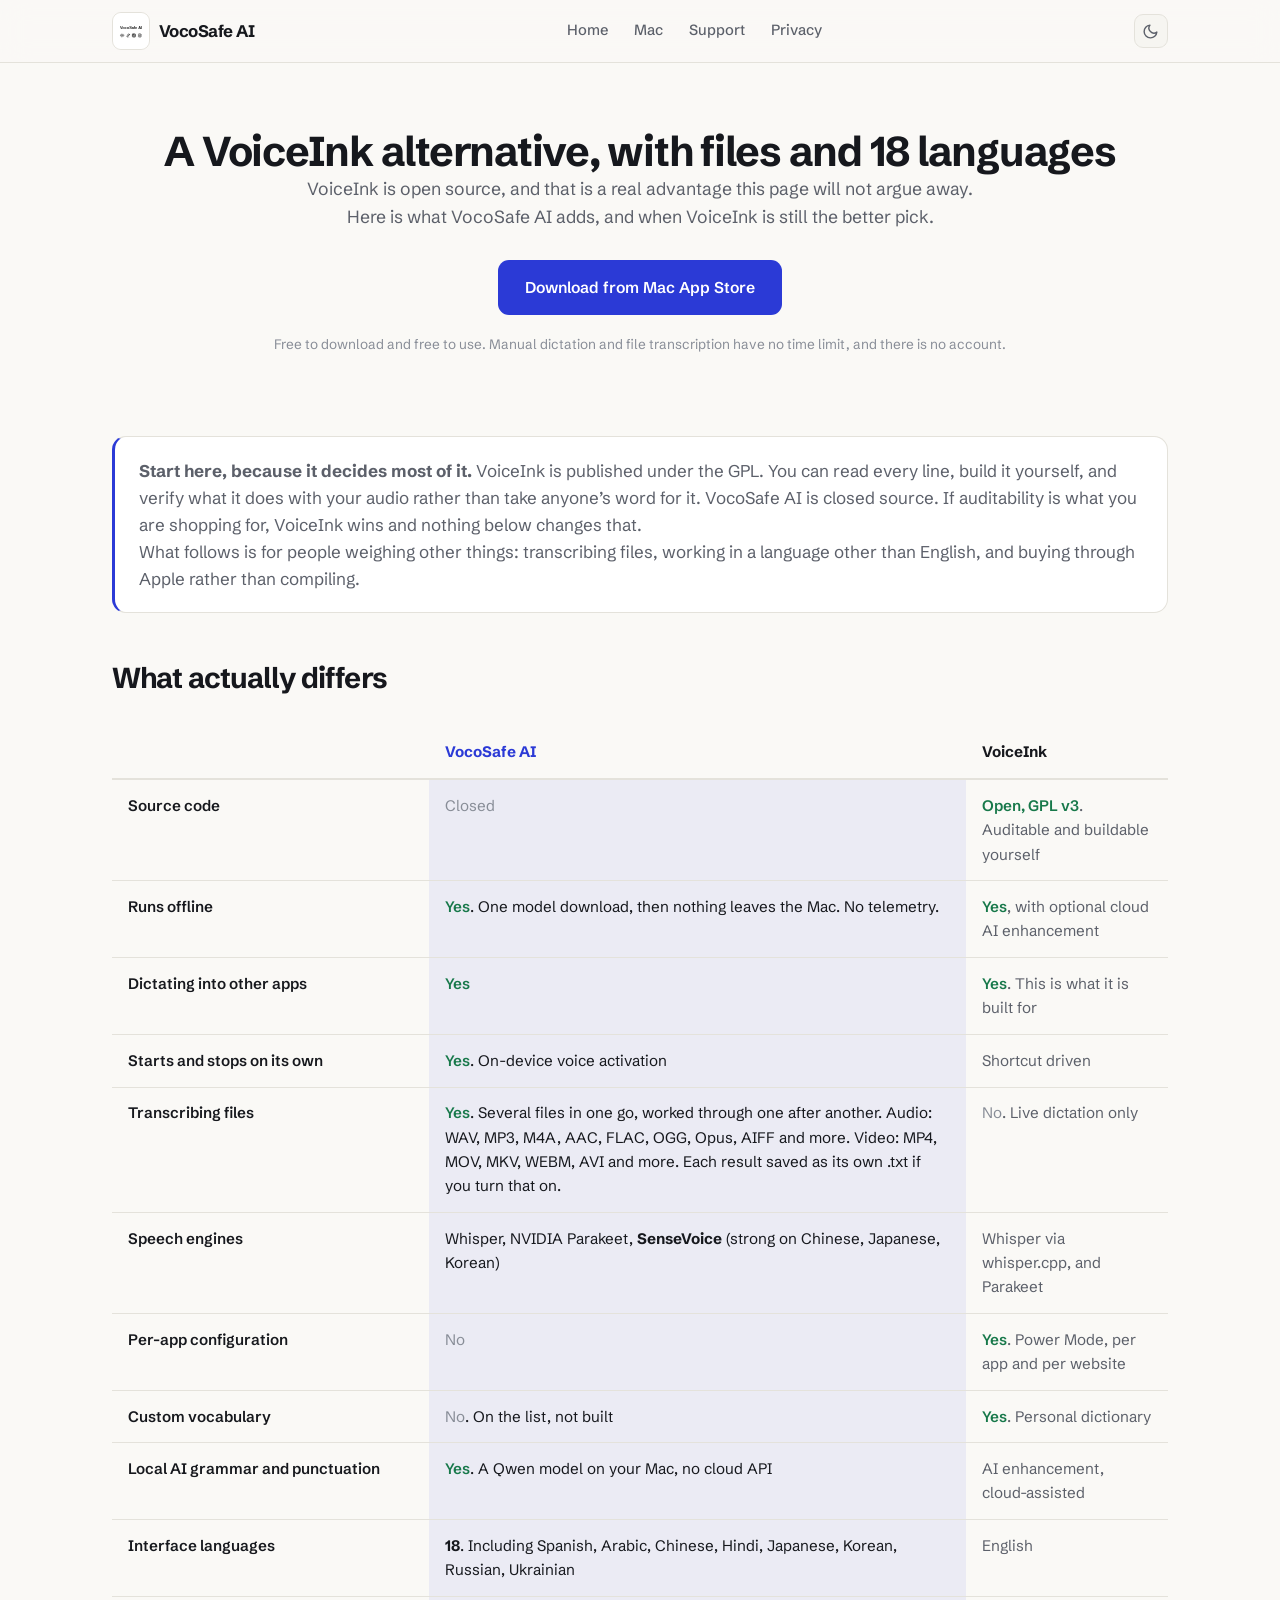
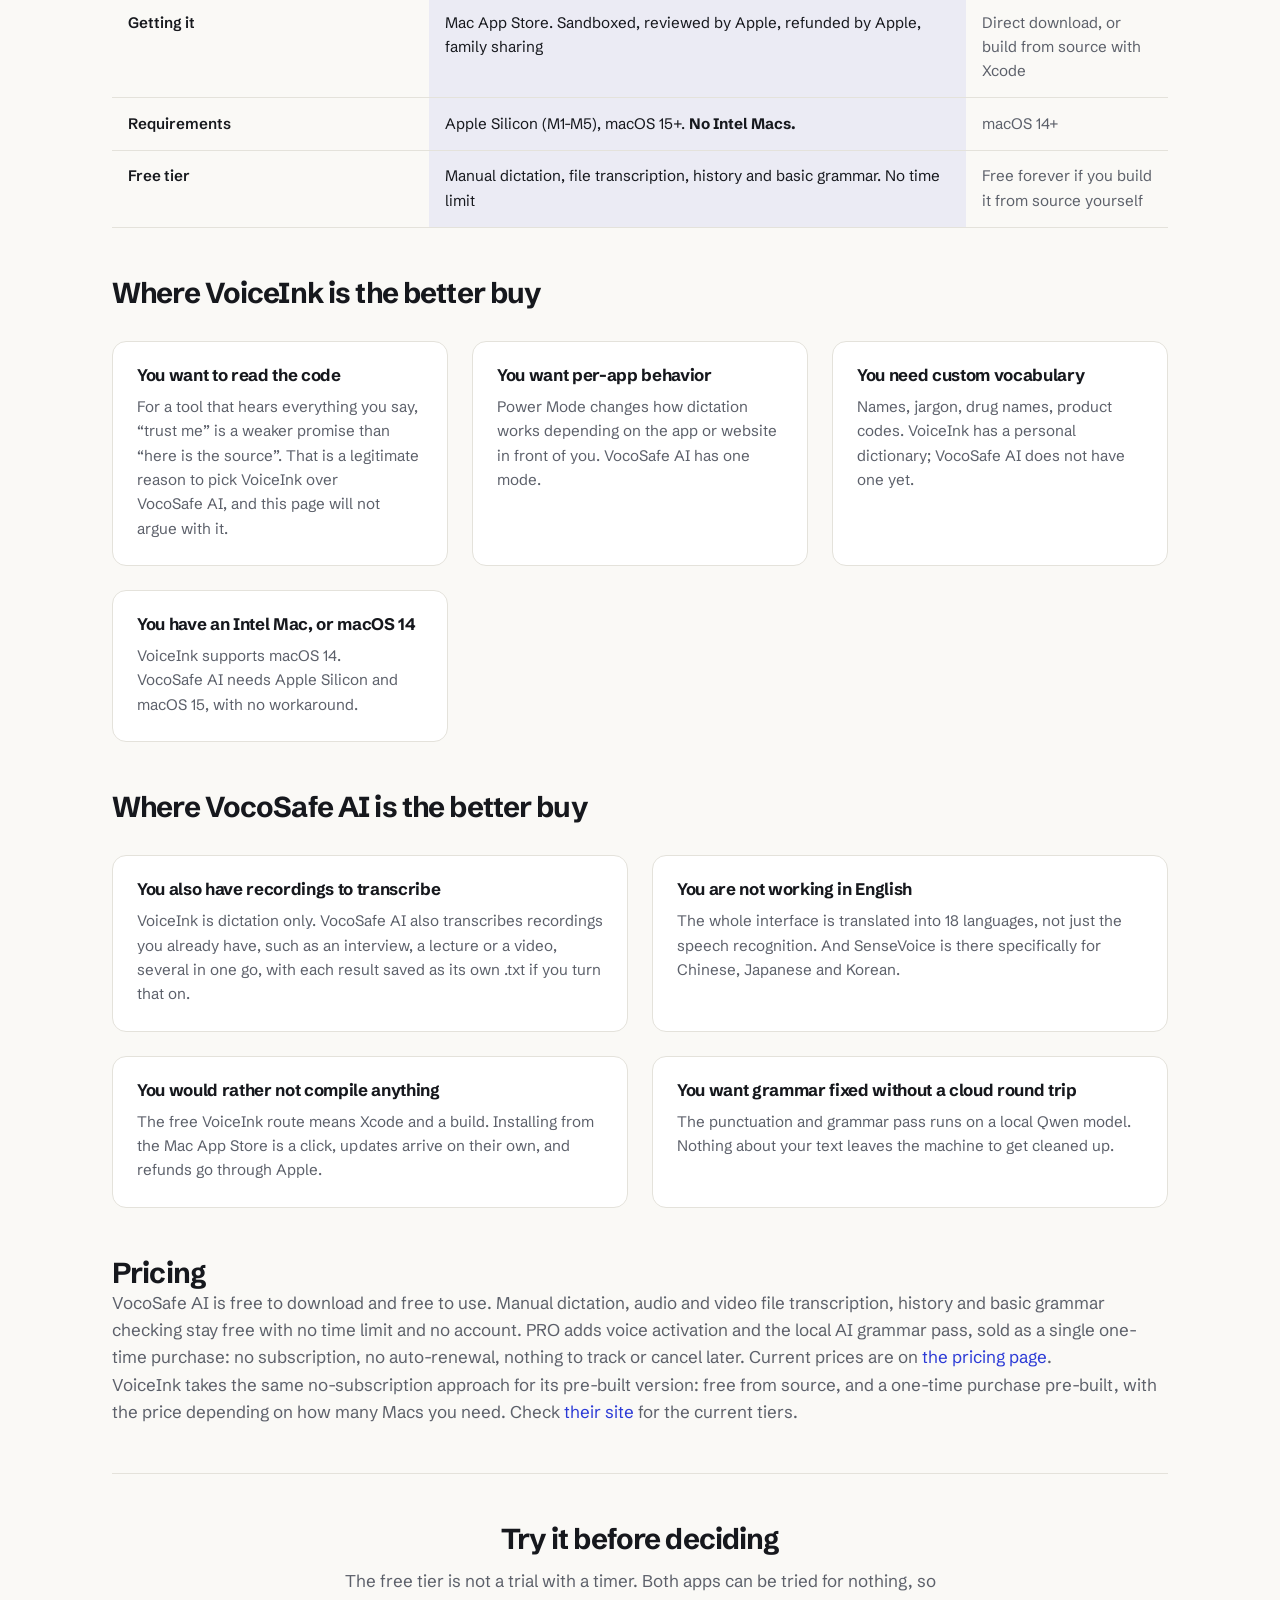
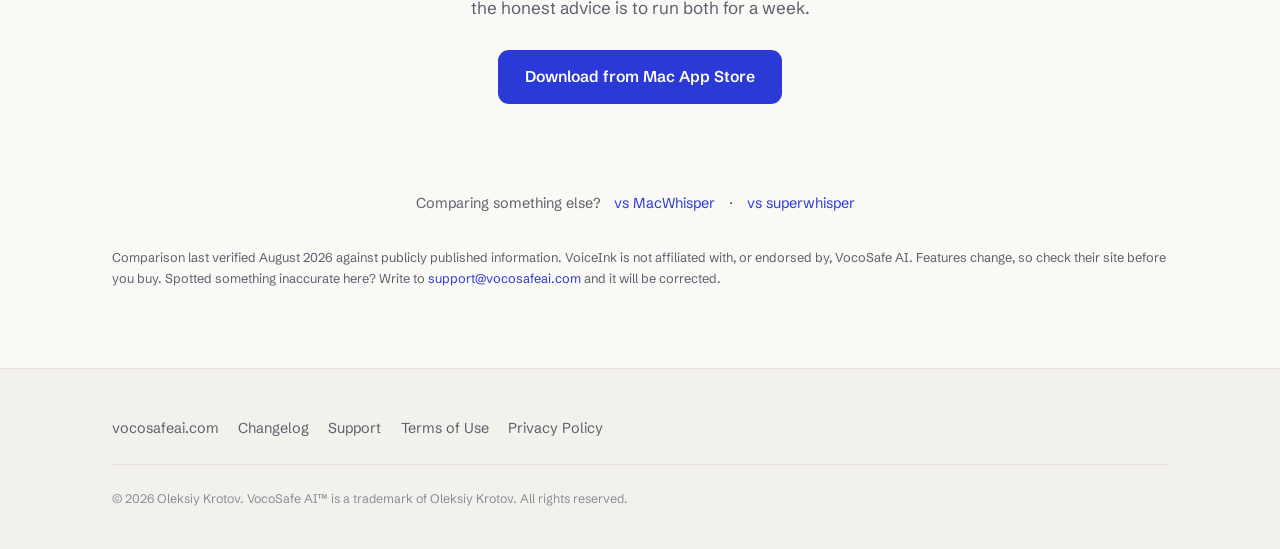
<file: voiceink-alternative.html>
<!DOCTYPE html>
<html lang="en">
<head>
    <meta charset="UTF-8">
    <meta name="viewport" content="width=device-width, initial-scale=1.0">
    <title>A VoiceInk alternative from the Mac App Store - VocoSafe&nbsp;AI</title>
    <meta name="description" content="Looking for a VoiceInk alternative? VocoSafe AI is offline dictation for Mac with file transcription, 18 interface languages and App Store distribution. An honest comparison, including why VoiceInk may still be the right choice.">
    <link rel="canonical" href="https://vocosafeai.com/voiceink-alternative.html">
    <link rel="icon" type="image/png" sizes="32x32" href="images/favicon-32.png">
    <link rel="apple-touch-icon" href="images/icon-180.png">
    <meta property="og:type" content="website">
    <meta property="og:site_name" content="VocoSafe AI">
    <meta property="og:url" content="https://vocosafeai.com/voiceink-alternative.html">
    <meta property="og:title" content="A VoiceInk alternative from the Mac App Store - VocoSafe AI">
    <meta property="og:description" content="Looking for a VoiceInk alternative? VocoSafe AI is offline dictation for Mac with file transcription, 18 interface languages and App Store distribution. An honest comparison, including why VoiceInk may still be the right choice.">
    <meta property="og:image" content="https://vocosafeai.com/images/og-image.png">
    <meta property="og:image:width" content="1200">
    <meta property="og:image:height" content="630">
    <meta name="twitter:card" content="summary_large_image">
    <meta name="twitter:title" content="A VoiceInk alternative from the Mac App Store - VocoSafe AI">
    <meta name="twitter:description" content="Looking for a VoiceInk alternative? VocoSafe AI is offline dictation for Mac with file transcription, 18 interface languages and App Store distribution. An honest comparison, including why VoiceInk may still be the right choice.">
    <meta name="twitter:image" content="https://vocosafeai.com/images/og-image.png">
    <script>
        // Runs before the first paint. As a file this would apply after
        // it, and every dark-mode visitor would get a white flash.
        (function () {
            var forced = /[?&]theme=(light|dark)/.exec(location.search);
            if (forced) {
                document.documentElement.setAttribute("data-theme", forced[1]);
                return;
            }
            try {
                var saved = localStorage.getItem("vs-theme");
                if (saved === "light" || saved === "dark") {
                    document.documentElement.setAttribute("data-theme", saved);
                }
            } catch (e) {
                // Private browsing blocks storage. Fall through to the system preference.
            }
        })();
    </script>
    <link rel="preconnect" href="https://fonts.googleapis.com">
    <link rel="preconnect" href="https://fonts.gstatic.com" crossorigin>
    <link href="https://fonts.googleapis.com/css2?family=Schibsted+Grotesk:wght@400;500;600;700&amp;family=IBM+Plex+Mono:wght@400;500&amp;display=swap" rel="stylesheet">
    <link rel="stylesheet" href="style.css">
    <script src="theme.js" defer></script>
    <link rel="stylesheet" href="compare.css">
</head>
<body>
    <header>
        <div class="container">
            <a href="index.html" class="logo" aria-label="VocoSafe AI, home">
                <img class="logo-badge on-light" src="images/logo-light.svg" alt="" width="38" height="38">
                <img class="logo-badge on-dark" src="images/logo-dark.svg" alt="" width="38" height="38">
                <span>VocoSafe&nbsp;AI</span>
            </a>
            <nav class="nav-main">
                <a href="index.html">Home</a>
                <a href="mac.html">Mac</a>
                <a href="support.html">Support</a>
                <a href="privacy.html">Privacy</a>
            </nav>
            <div class="nav-tools">
                <button type="button" id="theme-toggle" class="theme-toggle" aria-label="Switch theme">
                    <svg class="icon-moon" viewBox="0 0 24 24" fill="none" stroke="currentColor" stroke-width="2" stroke-linecap="round" stroke-linejoin="round" aria-hidden="true">
                        <path d="M21 12.79A9 9 0 1 1 11.21 3 7 7 0 0 0 21 12.79z"></path>
                    </svg>
                    <svg class="icon-sun" viewBox="0 0 24 24" fill="none" stroke="currentColor" stroke-width="2" stroke-linecap="round" stroke-linejoin="round" aria-hidden="true">
                        <circle cx="12" cy="12" r="4"></circle>
                        <path d="M12 2v2M12 20v2M4.9 4.9l1.4 1.4M17.7 17.7l1.4 1.4M2 12h2M20 12h2M6.3 17.7l-1.4 1.4M19.1 4.9l-1.4 1.4"></path>
                    </svg>
                </button>
            </div>
        </div>
    </header>

    <section class="compare-hero">
        <div class="container">
            <h1>A VoiceInk alternative, with files and 18 languages</h1>
            <p class="lede">VoiceInk is open source, and that is a real advantage this page will not
            argue away. Here is what VocoSafe&nbsp;AI adds, and when VoiceInk is still the better pick.</p>
            <div class="cta-buttons">
                <a href="https://apps.apple.com/us/app/vocosafe-ai/id6762440983" class="btn-primary">Download from Mac App Store</a>
            </div>
            <p class="small-text">Free to download and free to use. Manual dictation and file transcription have no time limit, and there is no account.</p>
        </div>
    </section>

    <section class="compare-body">
        <div class="container">

            <div class="honest-note">
                <p><strong>Start here, because it decides most of it.</strong> VoiceInk is published
                under the GPL. You can read every line, build it yourself, and verify what it does with
                your audio rather than take anyone&rsquo;s word for it. VocoSafe&nbsp;AI is closed
                source. If auditability is what you are shopping for, VoiceInk wins and nothing below
                changes that.</p>
                <p>What follows is for people weighing other things: transcribing files, working in a
                language other than English, and buying through Apple rather than compiling.</p>
            </div>

            <h2>What actually differs</h2>

            <div class="table-wrap">
            <table class="compare">
                <thead>
                    <tr>
                        <th></th>
                        <th class="ours">VocoSafe&nbsp;AI</th>
                        <th>VoiceInk</th>
                    </tr>
                </thead>
                <tbody>
                    <tr>
                        <th>Source code</th>
                        <td class="ours"><span class="no">Closed</span></td>
                        <td><span class="yes">Open, GPL v3</span>. Auditable and buildable yourself</td>
                    </tr>
                    <tr>
                        <th>Runs offline</th>
                        <td class="ours"><span class="yes">Yes</span>. One model download, then nothing leaves the Mac. No telemetry.</td>
                        <td><span class="yes">Yes</span>, with optional cloud AI enhancement</td>
                    </tr>
                    <tr>
                        <th>Dictating into other apps</th>
                        <td class="ours"><span class="yes">Yes</span></td>
                        <td><span class="yes">Yes</span>. This is what it is built for</td>
                    </tr>
                    <tr>
                        <th>Starts and stops on its own</th>
                        <td class="ours"><span class="yes">Yes</span>. On-device voice activation</td>
                        <td>Shortcut driven</td>
                    </tr>
                    <tr>
                        <th>Transcribing files</th>
                        <td class="ours"><span class="yes">Yes</span>. Several files in one go, worked through one after another. Audio: WAV, MP3, M4A, AAC, FLAC, OGG, Opus, AIFF and more. Video: MP4, MOV, MKV, WEBM, AVI and more. Each result saved as its own .txt if you turn that on.</td>
                        <td><span class="no">No</span>. Live dictation only</td>
                    </tr>
                    <tr>
                        <th>Speech engines</th>
                        <td class="ours">Whisper, NVIDIA Parakeet, <strong>SenseVoice</strong> (strong on Chinese, Japanese, Korean)</td>
                        <td>Whisper via whisper.cpp, and Parakeet</td>
                    </tr>
                    <tr>
                        <th>Per-app configuration</th>
                        <td class="ours"><span class="no">No</span></td>
                        <td><span class="yes">Yes</span>. Power Mode, per app and per website</td>
                    </tr>
                    <tr>
                        <th>Custom vocabulary</th>
                        <td class="ours"><span class="no">No</span>. On the list, not built</td>
                        <td><span class="yes">Yes</span>. Personal dictionary</td>
                    </tr>
                    <tr>
                        <th>Local AI grammar and punctuation</th>
                        <td class="ours"><span class="yes">Yes</span>. A Qwen model on your Mac, no cloud API</td>
                        <td>AI enhancement, cloud-assisted</td>
                    </tr>
                    <tr>
                        <th>Interface languages</th>
                        <td class="ours"><strong>18</strong>. Including Spanish, Arabic, Chinese, Hindi, Japanese, Korean, Russian, Ukrainian</td>
                        <td>English</td>
                    </tr>
                    <tr>
                        <th>Getting it</th>
                        <td class="ours">Mac App Store. Sandboxed, reviewed by Apple, refunded by Apple, family sharing</td>
                        <td>Direct download, or build from source with Xcode</td>
                    </tr>
                    <tr>
                        <th>Requirements</th>
                        <td class="ours">Apple Silicon (M1-M5), macOS&nbsp;15+. <strong>No Intel Macs.</strong></td>
                        <td>macOS 14+</td>
                    </tr>
                    <tr>
                        <th>Free tier</th>
                        <td class="ours">Manual dictation, file transcription, history and basic grammar. No time limit</td>
                        <td>Free forever if you build it from source yourself</td>
                    </tr>
                </tbody>
            </table>
            </div>

            <h2>Where VoiceInk is the better buy</h2>
            <div class="verdict-grid">
                <div class="card">
                    <h3>You want to read the code</h3>
                    <p>For a tool that hears everything you say, &ldquo;trust me&rdquo; is a weaker
                    promise than &ldquo;here is the source&rdquo;. That is a legitimate reason to pick
                    VoiceInk over VocoSafe&nbsp;AI, and this page will not argue with it.</p>
                </div>
                <div class="card">
                    <h3>You want per-app behavior</h3>
                    <p>Power Mode changes how dictation works depending on the app or website in front
                    of you. VocoSafe&nbsp;AI has one mode.</p>
                </div>
                <div class="card">
                    <h3>You need custom vocabulary</h3>
                    <p>Names, jargon, drug names, product codes. VoiceInk has a personal dictionary;
                    VocoSafe&nbsp;AI does not have one yet.</p>
                </div>
                <div class="card">
                    <h3>You have an Intel Mac, or macOS&nbsp;14</h3>
                    <p>VoiceInk supports macOS 14. VocoSafe&nbsp;AI needs Apple Silicon and
                    macOS&nbsp;15, with no workaround.</p>
                </div>
            </div>

            <h2>Where VocoSafe&nbsp;AI is the better buy</h2>
            <div class="verdict-grid two-up">
                <div class="card">
                    <h3>You also have recordings to transcribe</h3>
                    <p>VoiceInk is dictation only. VocoSafe&nbsp;AI also transcribes recordings you
                    already have, such as an interview, a lecture or a video, several in one go, with
                    each result saved as its own .txt if you turn that on.</p>
                </div>
                <div class="card">
                    <h3>You are not working in English</h3>
                    <p>The whole interface is translated into 18 languages, not just the speech
                    recognition. And SenseVoice is there specifically for Chinese, Japanese and Korean.</p>
                </div>
                <div class="card">
                    <h3>You would rather not compile anything</h3>
                    <p>The free VoiceInk route means Xcode and a build. Installing from the Mac App
                    Store is a click, updates arrive on their own, and refunds go through Apple.</p>
                </div>
                <div class="card">
                    <h3>You want grammar fixed without a cloud round trip</h3>
                    <p>The punctuation and grammar pass runs on a local Qwen model. Nothing about your
                    text leaves the machine to get cleaned up.</p>
                </div>
            </div>

            <h2>Pricing</h2>
            <p>VocoSafe&nbsp;AI is free to download and free to use. Manual dictation, audio and video
            file transcription, history and basic grammar checking stay free with no time limit and no
            account. PRO adds voice activation and the local AI grammar pass, sold as a single one-time
            purchase: no subscription, no auto-renewal, nothing to track or cancel later.
            Current prices are on <a href="index.html#pricing">the pricing page</a>.</p>
            <p>VoiceInk takes the same no-subscription approach for its pre-built version: free from
            source, and a one-time purchase pre-built, with the price depending
            on how many Macs you need. Check
            <a href="https://tryvoiceink.com" rel="nofollow noopener" target="_blank">their site</a> for
            the current tiers.</p>

            <div class="cta-block">
                <h2 style="margin-top:0;">Try it before deciding</h2>
                <p>The free tier is not a trial with a timer. Both apps can be tried for nothing, so
                the honest advice is to run both for a week.</p>
                <a href="https://apps.apple.com/us/app/vocosafe-ai/id6762440983" class="btn-primary">Download from Mac App Store</a>
            </div>

            <p class="compare-nav">Comparing something else?
                <a href="macwhisper-alternative.html">vs MacWhisper</a> &middot;
                <a href="superwhisper-alternative.html">vs superwhisper</a>
            </p>

            <p class="verified">Comparison last verified August&nbsp;2026 against publicly published
            information. VoiceInk is not affiliated with, or endorsed by, VocoSafe&nbsp;AI. Features
            change, so check their site before you buy. Spotted something inaccurate here? Write to
            <a href="mailto:support@vocosafeai.com">support@vocosafeai.com</a> and it will be corrected.</p>

        </div>
    </section>

    <footer>
        <div class="container">
            <div class="footer-grid">
                <div class="footer-links">
                    <a href="https://vocosafeai.com">vocosafeai.com</a>
                    <a href="changelog.html">Changelog</a>
                    <a href="support.html">Support</a>
                    <a href="https://www.apple.com/legal/internet-services/itunes/dev/stdeula/">Terms of Use</a>
                    <a href="privacy.html">Privacy Policy</a>
                </div>
            </div>
            <div class="legal">
                <p>&copy; 2026 Oleksiy Krotov. VocoSafe&nbsp;AI&trade; is a trademark of Oleksiy Krotov. All rights reserved.</p>
            </div>
        </div>
    </footer>
</body>
</html>
</file>
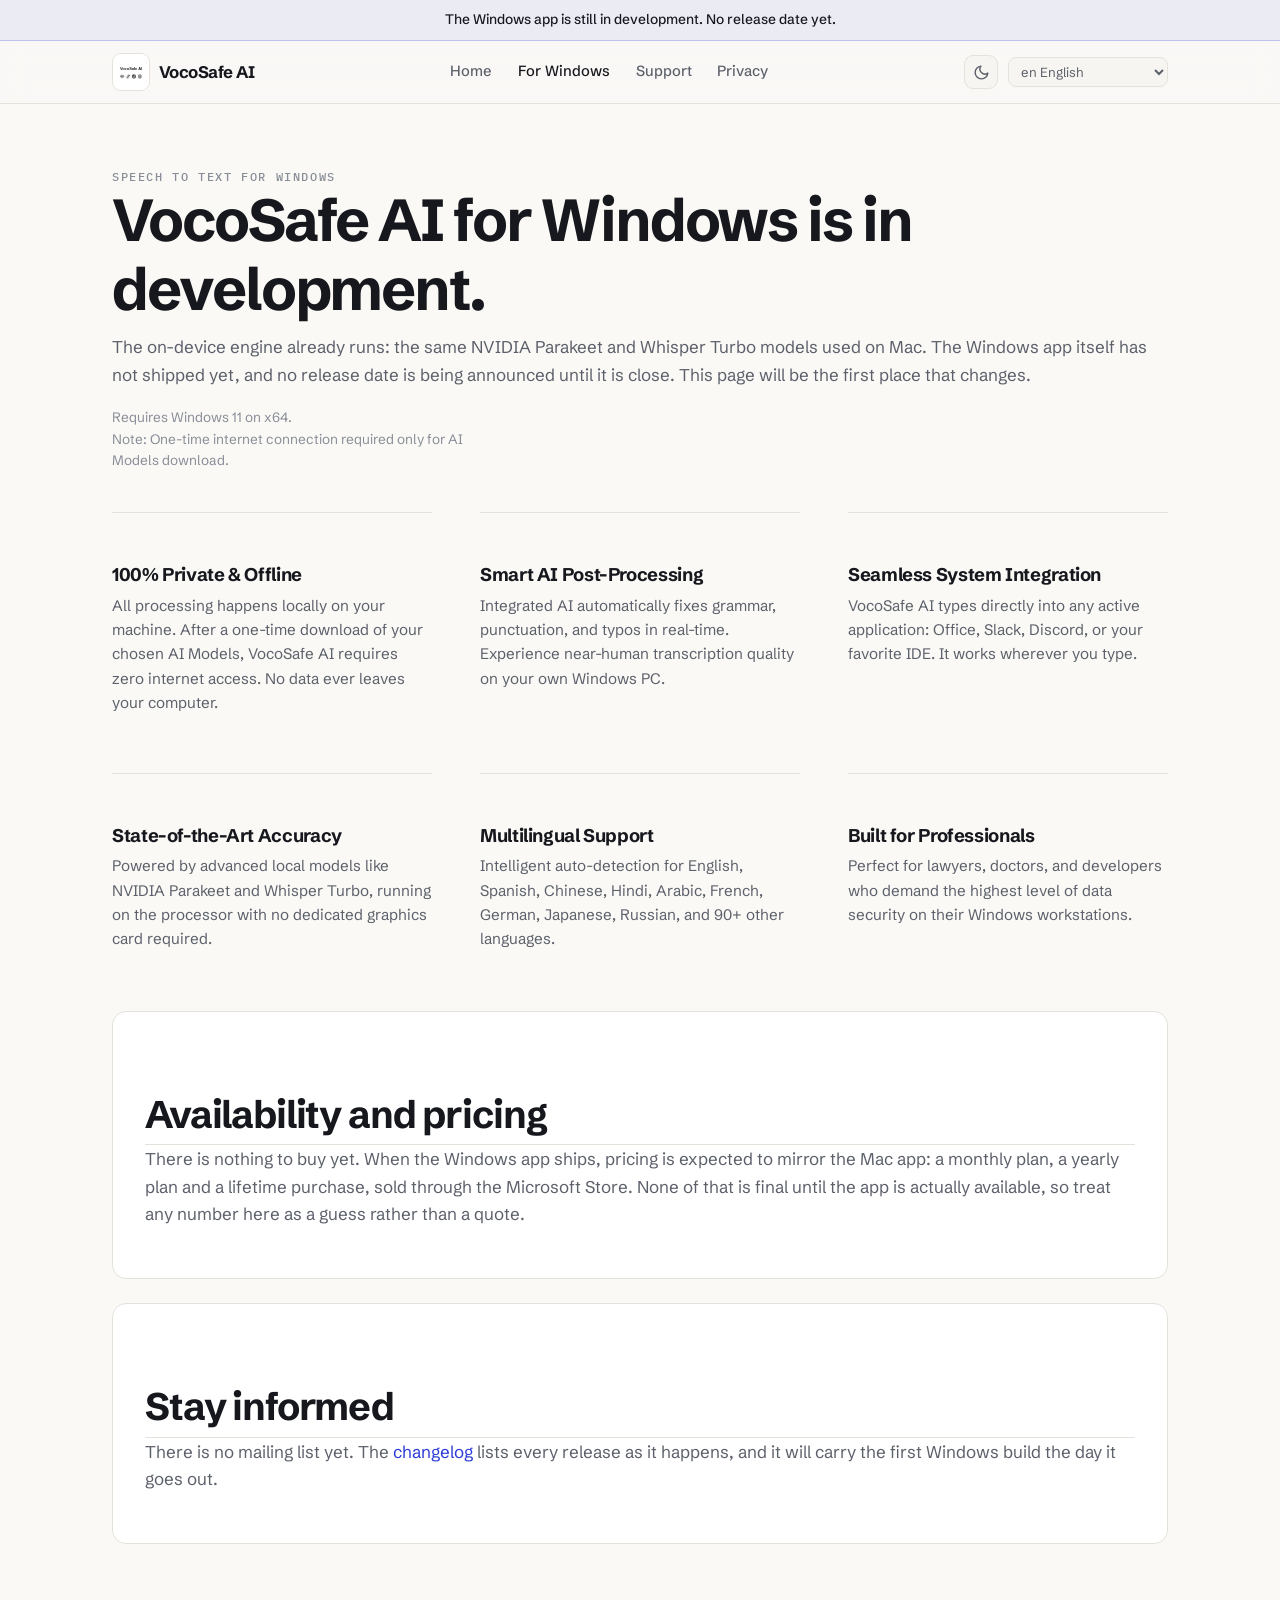
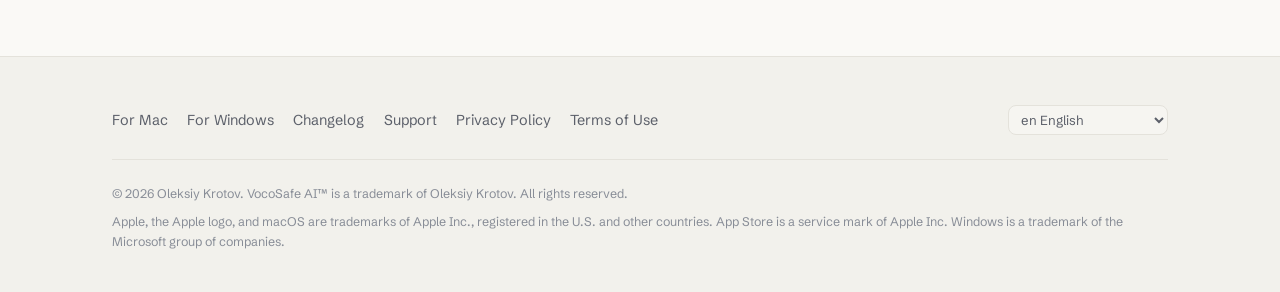
<file: windows.html>
<!DOCTYPE html>
<html lang="en">
<head>
    <meta charset="UTF-8">
    <meta name="viewport" content="width=device-width, initial-scale=1.0">
    <title>VocoSafe&nbsp;AI for Windows - Your words, your device, your privacy</title>
    <meta name="description" content="Offline speech to text for Windows 11 on x64. Dictate into any app with no cloud and no telemetry. In development.">
    <link rel="canonical" href="https://vocosafeai.com/windows.html">
    <link rel="icon" type="image/png" sizes="32x32" href="images/favicon-32.png">
    <link rel="apple-touch-icon" href="images/icon-180.png">
    <meta property="og:type" content="website">
    <meta property="og:site_name" content="VocoSafe AI">
    <meta property="og:url" content="https://vocosafeai.com/windows.html">
    <meta property="og:title" content="VocoSafe AI for Windows - offline dictation, coming soon">
    <meta property="og:description" content="Offline speech to text for Windows 11 on x64. Dictate into any app with no cloud and no telemetry. In development.">
    <meta property="og:image" content="https://vocosafeai.com/images/og-image.png">
    <meta property="og:image:width" content="1200">
    <meta property="og:image:height" content="630">
    <meta name="twitter:card" content="summary_large_image">
    <meta name="twitter:title" content="VocoSafe AI for Windows - offline dictation, coming soon">
    <meta name="twitter:description" content="Offline speech to text for Windows 11 on x64. Dictate into any app with no cloud and no telemetry. In development.">
    <meta name="twitter:image" content="https://vocosafeai.com/images/og-image.png">
    <script>
        // Runs before the first paint. As a file this would apply after
        // it, and every dark-mode visitor would get a white flash.
        (function () {
            var forced = /[?&]theme=(light|dark)/.exec(location.search);
            if (forced) {
                document.documentElement.setAttribute("data-theme", forced[1]);
                return;
            }
            try {
                var saved = localStorage.getItem("vs-theme");
                if (saved === "light" || saved === "dark") {
                    document.documentElement.setAttribute("data-theme", saved);
                }
            } catch (e) {
                // Private browsing blocks storage. Fall through to the system preference.
            }
        })();
    </script>
    <link rel="preconnect" href="https://fonts.googleapis.com">
    <link rel="preconnect" href="https://fonts.gstatic.com" crossorigin>
    <link href="https://fonts.googleapis.com/css2?family=Schibsted+Grotesk:wght@400;500;600;700&amp;family=IBM+Plex+Mono:wght@400;500&amp;display=swap" rel="stylesheet">
    <link rel="stylesheet" href="style.css">
    <script src="i18n.js"></script>
    <script src="theme.js" defer></script>
</head>
<body>
    <div class="promo-banner">
        <span data-i18n="promo_win_status">The Windows app is still in development. No release date yet.</span>
    </div>

    <header>
        <div class="container">
            <a href="index.html" class="logo" aria-label="VocoSafe AI, home">
                <img class="logo-badge on-light" src="images/logo-light.svg" alt="" width="38" height="38">
                <img class="logo-badge on-dark" src="images/logo-dark.svg" alt="" width="38" height="38">
                <span>VocoSafe&nbsp;AI</span>
            </a>
            <nav class="nav-main">
                <a href="index.html" data-i18n="nav_home">Home</a>
                <a href="windows.html" class="active" data-i18n="nav_windows_version">For Windows</a>
                <a href="support.html" data-i18n="nav_support">Support</a>
                <a href="privacy.html" data-i18n="nav_privacy">Privacy</a>
            </nav>
            <div class="nav-tools">
                <button type="button" id="theme-toggle" class="theme-toggle" aria-label="Switch theme">
                    <svg class="icon-moon" viewBox="0 0 24 24" fill="none" stroke="currentColor" stroke-width="2" stroke-linecap="round" stroke-linejoin="round" aria-hidden="true">
                        <path d="M21 12.79A9 9 0 1 1 11.21 3 7 7 0 0 0 21 12.79z"></path>
                    </svg>
                    <svg class="icon-sun" viewBox="0 0 24 24" fill="none" stroke="currentColor" stroke-width="2" stroke-linecap="round" stroke-linejoin="round" aria-hidden="true">
                        <circle cx="12" cy="12" r="4"></circle>
                        <path d="M12 2v2M12 20v2M4.9 4.9l1.4 1.4M17.7 17.7l1.4 1.4M2 12h2M20 12h2M6.3 17.7l-1.4 1.4M19.1 4.9l-1.4 1.4"></path>
                    </svg>
                </button>
                <select class="lang-switcher" onchange="changeLang(this.value)" aria-label="Language">
                    <option value="en">en English</option>
                    <option value="ar">ar العربية</option>
                    <option value="de">de Deutsch</option>
                    <option value="es">es Español</option>
                    <option value="fr">fr Français</option>
                    <option value="hi">hi हिन्दी</option>
                    <option value="id">id Bahasa Indonesia</option>
                    <option value="it">it Italiano</option>
                    <option value="jp">jp 日本語</option>
                    <option value="ko">ko 한국어</option>
                    <option value="nl">nl Nederlands</option>
                    <option value="pl">pl Polski</option>
                    <option value="pt">pt Português</option>
                    <option value="ru">ru Русский</option>
                    <option value="tr">tr Türkçe</option>
                    <option value="uk">uk Українська</option>
                    <option value="vi">vi Tiếng Việt</option>
                    <option value="zh">zh 中文</option>
                </select>
            </div>
        </div>
    </header>

    <section class="content-page">
        <div class="container">
            <span class="eyebrow" data-i18n="win_eyebrow">Speech to text for Windows</span>
            <h1 data-i18n="win_title">VocoSafe&nbsp;AI for Windows is in development.</h1>
            <p data-i18n="win_status_lede">The on-device engine already runs: the same NVIDIA Parakeet and Whisper Turbo models used on Mac. The Windows app itself has not shipped yet, and no release date is being announced until it is close. This page will be the first place that changes.</p>
            <!-- System requirements, restored. They were dropped in the rewrite,
                 and they are the first thing someone checks before waiting for a
                 release. Both keys already exist in all 18 languages. -->
            <p class="hero-note" style="margin-top: 1.2rem;"><span data-i18n="win_req">Requires Windows 11 on x64.</span><br>
            <span data-i18n="note_models">Note: One-time internet connection required only for AI Models download.</span></p>

            <div class="features-list" style="margin-top: 2.5rem;">
                <div class="feature">
                    <h3 data-i18n="feat1_title">100% Private &amp; Offline</h3>
                    <p data-i18n="win_feat1_desc">All processing happens locally on your machine. After a one-time download of your chosen AI Models, VocoSafe&nbsp;AI requires zero internet access. No data ever leaves your computer.</p>
                </div>
                <div class="feature">
                    <h3 data-i18n="feat2_title">Smart AI Post-Processing</h3>
                    <p data-i18n="win_feat2_desc">Integrated AI automatically fixes grammar, punctuation, and typos in real-time. Experience near-human transcription quality on your own Windows PC.</p>
                </div>
                <div class="feature">
                    <h3 data-i18n="feat3_title">Seamless System Integration</h3>
                    <p data-i18n="win_feat3_desc">VocoSafe&nbsp;AI types directly into any active application: Office, Slack, Discord, or your favorite IDE. It works wherever you type.</p>
                </div>
                <div class="feature">
                    <h3 data-i18n="feat4_title">State-of-the-Art Accuracy</h3>
                    <p data-i18n="win_feat4_desc">Powered by advanced local models like NVIDIA Parakeet and Whisper Turbo, running on the processor with no dedicated graphics card required.</p>
                </div>
                <div class="feature">
                    <h3 data-i18n="feat5_title">Multilingual Support</h3>
                    <p data-i18n="feat5_desc">Intelligent auto-detection for English, Spanish, Chinese, Hindi, Arabic, French, German, Japanese, Russian, and 90+ other languages.</p>
                </div>
                <div class="feature">
                    <h3 data-i18n="feat6_title">Built for Professionals</h3>
                    <p data-i18n="win_feat6_desc">Perfect for lawyers, doctors, and developers who demand the highest level of data security on their Windows workstations.</p>
                </div>
            </div>

            <div class="card" style="margin-top: 2.5rem;">
                <h2 data-i18n="win_availability_title">Availability and pricing</h2>
                <p data-i18n="win_availability_desc">There is nothing to buy yet. When the Windows app ships, pricing is expected to mirror the Mac app: a monthly plan, a yearly plan and a lifetime purchase, sold through the Microsoft Store. None of that is final until the app is actually available, so treat any number here as a guess rather than a quote.</p>
            </div>

            <div class="support-contact" style="margin-top: 1.5rem;">
                <h2 data-i18n="win_follow_title">Stay informed</h2>
                <p data-i18n="win_follow_desc">There is no mailing list yet. The <a href="changelog.html">changelog</a> lists every release as it happens, and it will carry the first Windows build the day it goes out.</p>
            </div>
        </div>
    </section>

    <footer>
        <div class="container">
            <div class="footer-grid">
                <div class="footer-links">
                    <a href="mac.html" data-i18n="nav_mac">For Mac</a>
                    <a href="windows.html" data-i18n="nav_windows_version">For Windows</a>
                    <a href="changelog.html" data-i18n="footer_changelog">Changelog</a>
                    <a href="support.html" data-i18n="nav_support">Support</a>
                    <a href="privacy.html" data-i18n="footer_privacy">Privacy Policy</a>
                    <a href="https://www.apple.com/legal/internet-services/itunes/dev/stdeula/" data-i18n="footer_terms">Terms of Use</a>
                </div>
                <select class="lang-switcher" onchange="changeLang(this.value)" aria-label="Language">
                    <option value="en">en English</option>
                    <option value="ar">ar العربية</option>
                    <option value="de">de Deutsch</option>
                    <option value="es">es Español</option>
                    <option value="fr">fr Français</option>
                    <option value="hi">hi हिन्दी</option>
                    <option value="id">id Bahasa Indonesia</option>
                    <option value="it">it Italiano</option>
                    <option value="jp">jp 日本語</option>
                    <option value="ko">ko 한국어</option>
                    <option value="nl">nl Nederlands</option>
                    <option value="pl">pl Polski</option>
                    <option value="pt">pt Português</option>
                    <option value="ru">ru Русский</option>
                    <option value="tr">tr Türkçe</option>
                    <option value="uk">uk Українська</option>
                    <option value="vi">vi Tiếng Việt</option>
                    <option value="zh">zh 中文</option>
                </select>
            </div>
            <div class="legal">
                <p data-i18n="footer_copyright">&copy; 2026 Oleksiy Krotov. VocoSafe&nbsp;AI&trade; is a trademark of Oleksiy Krotov. All rights reserved.</p>
                <p style="margin-top: 0.5rem;">Apple, the Apple logo, and macOS are trademarks of Apple Inc., registered in the U.S. and other countries. App Store is a service mark of Apple Inc. Windows is a trademark of the Microsoft group of companies.</p>
            </div>
        </div>
    </footer>
</body>
</html>
</file>
<file: style.css>
/* VocoSafe AI
   ---------------------------------------------------------------
   The idea the whole site is built on: the boundary of your machine.
   Everything the product does happens inside it, and the design makes
   that boundary a visible structure rather than a claim in a paragraph.
   Hence the framed hero, the hairline rules that read as edges, and the
   monospace labels borrowed from the app's own status line.

   Color is declared once, as tokens, in both themes. No page may
   hardcode #fff or #000: that is what made the previous stylesheet
   impossible to give a light theme, since half its text was pinned
   white regardless of background.
*/

/* ---------- Tokens: light is the base ---------- */
:root {
    --bg:          #faf9f6;   /* warm paper: pure white glares beside the app's own chrome */
    --bg-sunk:     #f2f1ec;
    --surface:     #ffffff;
    --surface-2:   #f6f5f1;
    --border:      #e4e2db;
    --border-firm: #cecabf;
    --text:        #16181d;
    --text-dim:    #5c606a;
    --text-faint:  #888d97;
    --accent:      #2b3ad6;   /* ultramarine, deliberately not the system blue every Mac site reaches for */
    --accent-text: #ffffff;
    --accent-soft: rgba(43, 58, 214, 0.07);
    --accent-line: rgba(43, 58, 214, 0.24);
    --ok:          #17784a;   /* reserved for the offline status, never decorative */
    --ok-soft:     rgba(23, 120, 74, 0.12);
    --shadow:      0 1px 2px rgba(20, 22, 28, 0.04), 0 12px 32px rgba(20, 22, 28, 0.06);
    --shadow-lift: 0 2px 4px rgba(20, 22, 28, 0.06), 0 24px 48px rgba(20, 22, 28, 0.10);

    --font-sans: "Schibsted Grotesk", -apple-system, BlinkMacSystemFont, "Segoe UI", Roboto, Helvetica, Arial, sans-serif;
    --font-mono: "IBM Plex Mono", ui-monospace, SFMono-Regular, Menlo, monospace;

    --wrap: 1120px;
    --radius: 14px;
    --radius-lg: 22px;
}

/* Dark when the system asks for it, unless the visitor overrode it. */
@media (prefers-color-scheme: dark) {
    :root:not([data-theme="light"]) {
        --bg:          #0c0d10;
        --bg-sunk:     #08090b;
        --surface:     #14161a;
        --surface-2:   #1a1d22;
        --border:      #262a31;
        --border-firm: #383d46;
        --text:        #edeef1;
        --text-dim:    #9ba1ac;
        --text-faint:  #71777f;
        --accent:      #8093ff;
        --accent-text: #0c0d10;
        --accent-soft: rgba(128, 147, 255, 0.12);
        --accent-line: rgba(128, 147, 255, 0.32);
        --ok:          #46c98b;
        --ok-soft:     rgba(70, 201, 139, 0.14);
        --shadow:      0 1px 2px rgba(0, 0, 0, 0.4), 0 12px 32px rgba(0, 0, 0, 0.35);
        --shadow-lift: 0 2px 4px rgba(0, 0, 0, 0.45), 0 24px 48px rgba(0, 0, 0, 0.5);
    }
}

/* The switch wins over the system, in both directions. */
:root[data-theme="dark"] {
    --bg:          #0c0d10;
    --bg-sunk:     #08090b;
    --surface:     #14161a;
    --surface-2:   #1a1d22;
    --border:      #262a31;
    --border-firm: #383d46;
    --text:        #edeef1;
    --text-dim:    #9ba1ac;
    --text-faint:  #71777f;
    --accent:      #8093ff;
    --accent-text: #0c0d10;
    --accent-soft: rgba(128, 147, 255, 0.12);
    --accent-line: rgba(128, 147, 255, 0.32);
    --ok:          #46c98b;
    --ok-soft:     rgba(70, 201, 139, 0.14);
    --shadow:      0 1px 2px rgba(0, 0, 0, 0.4), 0 12px 32px rgba(0, 0, 0, 0.35);
    --shadow-lift: 0 2px 4px rgba(0, 0, 0, 0.45), 0 24px 48px rgba(0, 0, 0, 0.5);
}

/* ---------- Base ---------- */
* { margin: 0; padding: 0; box-sizing: border-box; }

html { scroll-behavior: smooth; }

body {
    font-family: var(--font-sans);
    background-color: var(--bg);
    color: var(--text);
    line-height: 1.6;
    font-size: 17px;
    -webkit-font-smoothing: antialiased;
}

h1, h2, h3, h4 {
    color: var(--text);
    font-weight: 700;
    letter-spacing: -0.02em;
    line-height: 1.16;
}
h1 { font-size: clamp(2.3rem, 5vw, 3.7rem); letter-spacing: -0.035em; }
h2 { font-size: clamp(1.7rem, 3.2vw, 2.4rem); letter-spacing: -0.03em; }
h3 { font-size: 1.15rem; }

p { color: var(--text-dim); }

a { color: var(--accent); text-decoration: none; }
a:hover { text-decoration: underline; }

:focus-visible { outline: 2px solid var(--accent); outline-offset: 3px; border-radius: 4px; }

@media (prefers-reduced-motion: reduce) {
    html { scroll-behavior: auto; }
    *, *::before, *::after {
        animation-duration: 0.001ms !important;
        animation-iteration-count: 1 !important;
        transition-duration: 0.001ms !important;
    }
}

/* ---------- Utility ---------- */
.container { max-width: var(--wrap); margin: 0 auto; padding: 0 2rem; }
.center { text-align: center; }
.small-text { font-size: 0.85rem; color: var(--text-faint); }

/* Monospace on purpose: the same voice the app uses for its status
   line, marking machine-reported fact as distinct from marketing prose. */
.eyebrow {
    display: block;
    font-family: var(--font-mono);
    font-size: 0.72rem;
    font-weight: 500;
    letter-spacing: 0.14em;
    text-transform: uppercase;
    color: var(--text-faint);
}

/* ---------- Header ---------- */
header {
    position: sticky;
    top: 0;
    z-index: 100;
    background-color: color-mix(in srgb, var(--bg) 86%, transparent);
    backdrop-filter: saturate(180%) blur(14px);
    border-bottom: 1px solid var(--border);
}
header .container {
    display: flex;
    align-items: center;
    justify-content: space-between;
    gap: 1.5rem;
    height: 62px;
}

.logo {
    display: inline-flex;
    align-items: center;
    gap: 0.55rem;
    font-weight: 700;
    font-size: 1.05rem;
    letter-spacing: -0.03em;
    color: var(--text);
    white-space: nowrap;
}
.logo:hover { text-decoration: none; }
/* The pale badge sits on a pale page, so it needs an edge of its own or
   it dissolves into the header. */
.logo-badge { width: 38px; height: 38px; border-radius: 9px; display: block; border: 1px solid var(--border); }
.logo .on-dark { display: none; }
:root[data-theme="dark"] .logo .on-light { display: none; }
:root[data-theme="dark"] .logo .on-dark { display: block; }
@media (prefers-color-scheme: dark) {
    :root:not([data-theme="light"]) .logo .on-light { display: none; }
    :root:not([data-theme="light"]) .logo .on-dark { display: block; }
}

.nav-main { display: flex; align-items: center; gap: 1.6rem; }
.nav-main a { color: var(--text-dim); font-size: 0.92rem; font-weight: 500; white-space: nowrap; }
.nav-main a:hover { color: var(--text); text-decoration: none; }
.nav-main a.active { color: var(--text); }

.nav-tools { display: flex; align-items: center; gap: 0.6rem; }

.lang-switcher {
    font-family: var(--font-sans);
    background: var(--surface-2);
    border: 1px solid var(--border);
    color: var(--text-dim);
    border-radius: 8px;
    padding: 5px 8px;
    font-size: 0.82rem;
    cursor: pointer;
}
.lang-switcher:hover { border-color: var(--border-firm); color: var(--text); }

.theme-toggle {
    display: inline-flex;
    align-items: center;
    justify-content: center;
    width: 34px; height: 34px;
    border-radius: 9px;
    border: 1px solid var(--border);
    background: var(--surface-2);
    color: var(--text-dim);
    cursor: pointer;
    padding: 0;
}
.theme-toggle:hover { border-color: var(--border-firm); color: var(--text); }
.theme-toggle svg { width: 17px; height: 17px; display: block; }
/* Show the icon for the theme the click would switch *to*. */
.theme-toggle .icon-sun { display: none; }
:root[data-theme="dark"] .theme-toggle .icon-sun { display: block; }
:root[data-theme="dark"] .theme-toggle .icon-moon { display: none; }
@media (prefers-color-scheme: dark) {
    :root:not([data-theme="light"]) .theme-toggle .icon-sun { display: block; }
    :root:not([data-theme="light"]) .theme-toggle .icon-moon { display: none; }
}

/* ---------- Promo banner ---------- */
/* Используется на windows.html для статуса разработки. На index.html этой
   полосой показывалась акция, снята 01.09.2026; стиль удалять нельзя, и не
   только поэтому: полоса возвращается с каждой новой акцией.
   Инструкция по возврату в docs/current/marketing/PROMO_BANNER_snippet.md */
.promo-banner {
    background: var(--accent-soft);
    border-bottom: 1px solid var(--accent-line);
    color: var(--text);
    text-align: center;
    padding: 9px 16px;
    font-size: 0.86rem;
    font-weight: 500;
}

/* ---------- Buttons ---------- */
.btn-primary, .btn-secondary {
    display: inline-flex;
    align-items: center;
    justify-content: center;
    gap: 0.5rem;
    padding: 0.85rem 1.6rem;
    border-radius: 11px;
    font-weight: 600;
    font-size: 0.98rem;
    border: 1px solid transparent;
    cursor: pointer;
    transition: transform 0.12s ease, background-color 0.15s ease, border-color 0.15s ease;
}
.btn-primary:hover, .btn-secondary:hover { text-decoration: none; transform: translateY(-1px); }
.btn-primary { background: var(--accent); color: var(--accent-text); }
.btn-primary:hover { background: color-mix(in srgb, var(--accent) 88%, var(--text)); }
.btn-secondary { background: var(--surface); color: var(--text); border-color: var(--border-firm); }
.btn-secondary:hover { background: var(--surface-2); }

/* ---------- Sections ---------- */
section { padding: 5rem 0; }
.section-head { max-width: 640px; margin-bottom: 2.8rem; }
.section-head h2 { margin: 0.6rem 0 0.9rem; }
.section-head p { font-size: 1.05rem; }

/* ---------- Hero: the signature ----------
   The frame is the argument. Content sits inside a drawn boundary
   labeled as the visitor's own machine, and the network label sits on
   that boundary, switched off. It states the product's single claim in
   the form the claim is about.
*/
.hero { padding: 4.5rem 0 3rem; }
.hero-grid { display: grid; grid-template-columns: 1.05fr 1fr; gap: 4rem; align-items: center; }
.hero h1 { margin: 0.9rem 0 1.2rem; }
/* The single sentence the whole product rests on, so it is set apart from
   the supporting copy rather than buried inside it. */
.hero .claim {
    font-size: 1.08rem;
    font-weight: 600;
    color: var(--text);
    max-width: 38ch;
    padding-left: 0.9rem;
    border-left: 2px solid var(--accent);
    margin-bottom: 1.1rem;
}
.hero .lede { font-size: 1.15rem; max-width: 38ch; }
/* The price answer, and it has to read as an answer rather than as more
   body copy: same weight as the lede, accent color, sitting directly above
   the download button so it is read before the click, not after. */
.hero-free {
    margin-top: 1.4rem;
    font-weight: 600;
    color: var(--accent);
    max-width: 42ch;
}
.hero-cta { display: flex; flex-wrap: wrap; gap: 0.8rem; margin: 1.1rem 0 1.1rem; }
.hero-note { font-size: 0.85rem; color: var(--text-faint); max-width: 44ch; }

.boundary {
    position: relative;
    border: 1px solid var(--border-firm);
    border-radius: var(--radius-lg);
    background: var(--surface);
    padding: 2.4rem 2rem 2rem;
    box-shadow: var(--shadow);
}
/* Labels straddling the frame edge, like callouts on a technical drawing. */
.boundary-tag {
    position: absolute;
    top: -0.72rem;
    left: 1.6rem;
    background: var(--bg);
    padding: 0 0.6rem;
    font-family: var(--font-mono);
    font-size: 0.7rem;
    letter-spacing: 0.1em;
    text-transform: uppercase;
    color: var(--text-faint);
}
.boundary-status {
    position: absolute;
    bottom: -0.72rem;
    right: 1.6rem;
    background: var(--bg);
    padding: 0 0.6rem;
    display: flex;
    align-items: center;
    gap: 0.45rem;
    font-family: var(--font-mono);
    font-size: 0.7rem;
    letter-spacing: 0.06em;
    color: var(--ok);
}
.boundary-status .dot {
    width: 6px; height: 6px; border-radius: 50%;
    background: var(--ok);
    box-shadow: 0 0 0 3px var(--ok-soft);
}

/* Heights come from hero-demo.js, one value per animation frame. The
   transition smooths between frames so the bars glide instead of
   stepping, which is the difference between a voice and a bar chart. */
.wave { display: flex; align-items: flex-end; gap: 3px; height: 54px; margin-bottom: 1.5rem; }
.wave span {
    flex: 1;
    background: var(--accent);
    border-radius: 2px;
    opacity: 0.85;
    height: 7%;
    min-height: 2px;
    transition: height 90ms linear, opacity 200ms linear;
}

.transcript { font-size: 1.02rem; color: var(--text); line-height: 1.6; min-height: 7.5em; }
.transcript .caret {
    display: inline-block;
    width: 2px; height: 1.05em;
    background: var(--accent);
    vertical-align: text-bottom;
    margin-left: 2px;
    animation: blink 1.1s steps(1) infinite;
}
@keyframes blink { 0%, 49% { opacity: 1; } 50%, 100% { opacity: 0; } }

.boundary-foot {
    margin-top: 1.5rem;
    padding-top: 1.1rem;
    border-top: 1px dashed var(--border);
    font-family: var(--font-mono);
    font-size: 0.74rem;
    color: var(--text-faint);
    display: flex;
    justify-content: space-between;
    gap: 1rem;
    flex-wrap: wrap;
}

/* ---------- Proof ---------- */
.proof-list {
    display: grid;
    grid-template-columns: repeat(auto-fit, minmax(min(260px, 100%), 1fr));
    border: 1px solid var(--border);
    border-radius: var(--radius);
    overflow: hidden;
    background: var(--surface);
}
.proof-item { padding: 2rem 1.8rem; border-right: 1px solid var(--border); }
.proof-item:last-child { border-right: none; }
.proof-item h3 { margin: 0.7rem 0 0.5rem; font-size: 1.02rem; }
.proof-item p { font-size: 0.92rem; }
.proof-num { font-family: var(--font-mono); font-size: 0.72rem; color: var(--accent); letter-spacing: 0.08em; }
@media (max-width: 860px) {
    .proof-item { border-right: none; border-bottom: 1px solid var(--border); }
    .proof-item:last-child { border-bottom: none; }
}

/* ---------- Demo ----------
   Full width and unframed: the recording already contains a Mac bezel,
   and wrapping it in a second frame is what made the app window inside
   read at postage-stamp size. */
.demo figure { margin: 0; }
.demo video, .demo img {
    width: 100%;
    height: auto;
    display: block;
    border-radius: var(--radius);
    border: 1px solid var(--border);
    background: var(--surface-2);
}
.demo figcaption {
    margin-top: 0.9rem;
    font-family: var(--font-mono);
    font-size: 0.75rem;
    color: var(--text-faint);
    text-align: center;
}

/* ---------- Features ---------- */
.features-list { display: grid; grid-template-columns: repeat(auto-fit, minmax(min(300px, 100%), 1fr)); gap: 2.4rem 3rem; }
.feature { padding-top: 1.2rem; border-top: 1px solid var(--border); }
.feature h3 { margin-bottom: 0.5rem; }
.feature p { font-size: 0.95rem; }
/* Marks the two features that cost money, so the free reader is not left
   hunting for something that was never theirs. */
.feature-tag {
    margin-top: 0.6rem;
    font-family: var(--font-mono);
    font-size: 0.68rem;
    letter-spacing: 0.1em;
    text-transform: uppercase;
    color: var(--accent);
}

/* ---------- Cards ---------- */
.card { background: var(--surface); border: 1px solid var(--border); border-radius: var(--radius); padding: 2rem; }

/* ---------- Pricing ---------- */
.pricing-grid {
    display: grid;
    grid-template-columns: repeat(auto-fit, minmax(min(250px, 100%), 1fr));
    gap: 1.25rem;
    align-items: stretch;
}
/* Down to one plan (Lifetime only), so the auto-fit grid above would
   stretch that single card the full 1056px track width. Force it back
   to a centered column instead. */
.pricing-grid.pricing-grid-single {
    display: flex;
    justify-content: center;
}
.pricing-grid.pricing-grid-single .plan {
    width: 100%;
    max-width: 320px;
}
.plan {
    background: var(--surface);
    border: 1px solid var(--border);
    border-radius: var(--radius);
    padding: 1.9rem 1.6rem;
    display: flex;
    flex-direction: column;
    position: relative;
}
/* The free tier, above the paid grid and deliberately unlike it: a single
   wide band rather than a fourth card, so it reads as the starting point
   instead of as the cheapest of four plans. */
.free-strip {
    display: flex;
    flex-wrap: wrap;
    align-items: center;
    justify-content: space-between;
    gap: 1.25rem 2rem;
    background: var(--accent-soft);
    border: 1px solid var(--accent-line);
    border-radius: var(--radius);
    padding: 1.5rem 1.6rem;
    margin-bottom: 1.25rem;
}
.free-strip h3 { font-size: 1.05rem; margin-bottom: 0.35rem; }
.free-strip p { font-size: 0.92rem; margin: 0; max-width: 62ch; }
.free-strip .btn-secondary { flex-shrink: 0; }
.plan.featured { border-color: var(--accent); box-shadow: var(--shadow-lift); }
.plan h3 { font-size: 1rem; font-weight: 600; color: var(--text-dim); }
.plan .price { font-size: 2.5rem; font-weight: 700; letter-spacing: -0.04em; color: var(--text); margin: 0.5rem 0 0.1rem; }
.plan .price s { font-size: 1.25rem; font-weight: 500; color: var(--text-faint); margin-right: 0.4rem; }
.plan .price .per { font-size: 0.95rem; font-weight: 500; color: var(--text-faint); }
.plan .plan-desc { font-size: 0.9rem; margin: 0.6rem 0 1.4rem; }
.plan .btn-primary, .plan .btn-secondary { margin-top: auto; width: 100%; }
.plan-badge {
    position: absolute;
    top: -0.7rem;
    left: 1.5rem;
    background: var(--accent);
    color: var(--accent-text);
    font-family: var(--font-mono);
    font-size: 0.66rem;
    letter-spacing: 0.1em;
    text-transform: uppercase;
    padding: 0.2rem 0.6rem;
    border-radius: 6px;
}

/* ---------- Maker ---------- */
.maker {
    display: grid;
    grid-template-columns: auto 1fr;
    gap: 1.6rem;
    align-items: start;
    background: var(--surface);
    border: 1px solid var(--border);
    border-radius: var(--radius);
    padding: 2rem;
}
.maker-mark { width: 72px; height: 72px; flex: none; }
.maker-mark img { width: 72px; height: 72px; border-radius: 16px; display: block; border: 1px solid var(--border); }
.maker-mark .on-dark { display: none; }
:root[data-theme="dark"] .maker-mark .on-light { display: none; }
:root[data-theme="dark"] .maker-mark .on-dark { display: block; }
@media (prefers-color-scheme: dark) {
    :root:not([data-theme="light"]) .maker-mark .on-light { display: none; }
    :root:not([data-theme="light"]) .maker-mark .on-dark { display: block; }
}
.maker p { font-size: 0.95rem; }
.maker p + p { margin-top: 0.8rem; }
@media (max-width: 620px) { .maker { grid-template-columns: 1fr; } }

/* ---------- Compare strip ---------- */
.compare-strip { display: flex; flex-wrap: wrap; gap: 0.75rem; }
.compare-strip a {
    font-family: var(--font-mono);
    font-size: 0.8rem;
    padding: 0.55rem 0.95rem;
    border: 1px solid var(--border);
    border-radius: 999px;
    color: var(--text-dim);
    background: var(--surface);
}
.compare-strip a:hover { border-color: var(--accent); color: var(--accent); text-decoration: none; }

/* ---------- Platform cards ---------- */
.platform-row { display: grid; grid-template-columns: repeat(auto-fit, minmax(min(280px, 100%), 1fr)); gap: 1.25rem; }
.platform-card {
    display: block;
    background: var(--surface);
    border: 1px solid var(--border);
    border-radius: var(--radius);
    padding: 1.8rem;
    color: inherit;
    transition: border-color 0.15s ease, transform 0.15s ease;
}
.platform-card:hover { border-color: var(--accent); transform: translateY(-2px); text-decoration: none; }
.platform-card h3 { margin: 0.9rem 0 0.4rem; }
.platform-card p { font-size: 0.92rem; margin-bottom: 0.9rem; }
.platform-card .status { font-family: var(--font-mono); font-size: 0.74rem; color: var(--text-faint); }
.platform-card svg { width: 28px; height: 28px; display: block; fill: var(--text); }

/* ---------- Content pages ---------- */
.content-page { padding: 4rem 0 5rem; }
.content-page h1 { margin-bottom: 0.6rem; }
.content-page h2 { margin-top: 3rem; padding-bottom: 0.5rem; border-bottom: 1px solid var(--border); }
.content-page h3 { margin-top: 2rem; }
.content-page p { margin-bottom: 1.2rem; }
.content-page ul { margin: 0 0 1.4rem 1.4rem; color: var(--text-dim); }
.content-page ul li { margin-bottom: 0.45rem; }

.support-contact, .faq-section {
    background: var(--surface);
    border: 1px solid var(--border);
    border-radius: var(--radius);
    padding: 2rem;
    margin-top: 2rem;
}
.email-box {
    background: var(--surface-2);
    border: 1px solid var(--border);
    padding: 1.2rem;
    border-radius: 10px;
    text-align: center;
    margin-bottom: 1rem;
}
.faq-item { margin-top: 1.8rem; }
.faq-item h3 { margin-top: 0; }

/* ---------- Changelog ---------- */
.release {
    background: var(--surface);
    border: 1px solid var(--border);
    border-radius: var(--radius);
    padding: 1.8rem 2rem;
    margin-top: 1.5rem;
}
.release-header {
    display: flex;
    align-items: baseline;
    justify-content: space-between;
    gap: 1rem;
    flex-wrap: wrap;
    border-bottom: 1px solid var(--border);
    padding-bottom: 0.9rem;
    margin-bottom: 1.2rem;
}
.release-header h2 { margin: 0; border-bottom: none; padding-bottom: 0; font-size: 1.45rem; }
.release-header .date { font-family: var(--font-mono); color: var(--text-faint); font-size: 0.78rem; }
.release-content h3 { margin-top: 0; font-size: 1rem; color: var(--accent); }
.release-content ul { margin-bottom: 0; }
.release-content ul li strong { color: var(--text); }

/* ---------- Footer ---------- */
footer {
    border-top: 1px solid var(--border);
    background: var(--bg-sunk);
    padding: 3rem 0 2.5rem;
    margin-top: 2rem;
}
.footer-grid {
    display: flex;
    flex-wrap: wrap;
    gap: 1.5rem 2rem;
    justify-content: space-between;
    align-items: center;
    padding-bottom: 1.5rem;
    border-bottom: 1px solid var(--border);
}
.footer-links { display: flex; flex-wrap: wrap; gap: 1.2rem; }
.footer-links a { color: var(--text-dim); font-size: 0.9rem; }
.footer-links a:hover { color: var(--text); text-decoration: none; }
footer .legal { margin-top: 1.5rem; font-size: 0.78rem; }
footer .legal p { color: var(--text-faint); font-size: 0.78rem; }

/* ---------- Responsive ---------- */
@media (max-width: 900px) {
    .hero-grid { grid-template-columns: 1fr; gap: 2.5rem; }
    .hero .lede { max-width: none; }
    section { padding: 4rem 0; }
}
@media (max-width: 700px) {
    body { font-size: 16px; }
    .container { padding: 0 1.25rem; }
    header .container { height: auto; padding-top: 0.7rem; padding-bottom: 0.7rem; flex-wrap: wrap; }
    .nav-main { order: 3; width: 100%; gap: 1.1rem; overflow-x: auto; padding-bottom: 0.2rem; }
    .hero { padding: 2.5rem 0 2rem; }
    .boundary { padding: 2rem 1.3rem 1.6rem; }
    .plan .price { font-size: 2.2rem; }
}
</file>
<file: compare.css>
/* Shared styling for the comparison pages.
   Extracted from macwhisper-alternative.html once a second page needed it,
   three copies of the same table CSS would drift apart within a month.

   Every color here is a token from style.css. These pages carry no theme
   toggle logic of their own, but they inherit both themes from the design
   system, so nothing in this file may hardcode a color.
*/

.compare-hero { padding: 4rem 0 2rem; text-align: center; }
.compare-hero h1 { font-size: 2.6rem; letter-spacing: -0.03em; }
.compare-hero .lede { max-width: 680px; margin: 0 auto 1.5rem; font-size: 1.1rem; }
/* The global reset zeroes every margin, and this wrapper had no rule of its
   own, so the line under the button sat flush against it. The gap also lets a
   second button be dropped in here without the two touching. */
.cta-buttons {
    display: flex;
    flex-wrap: wrap;
    justify-content: center;
    gap: 0.8rem;
    margin: 1.8rem 0 1.2rem;
}

.honest-note {
    background: var(--surface);
    border: 1px solid var(--border);
    border-left: 3px solid var(--accent);
    border-radius: var(--radius);
    padding: 1.25rem 1.5rem;
    margin: 2rem 0;
}
.honest-note p:last-child { margin-bottom: 0; }

.table-wrap { overflow-x: auto; margin: 2rem 0; -webkit-overflow-scrolling: touch; }
table.compare {
    width: 100%;
    border-collapse: collapse;
    font-size: 0.95rem;
    min-width: 640px;
}
table.compare th, table.compare td {
    padding: 0.85rem 1rem;
    text-align: left;
    border-bottom: 1px solid var(--border);
    vertical-align: top;
}
table.compare thead th {
    font-weight: 700;
    color: var(--text);
    border-bottom: 2px solid var(--border);
    white-space: nowrap;
}
table.compare thead th.ours { color: var(--accent); }
table.compare tbody th {
    font-weight: 600;
    color: var(--text);
    width: 30%;
}
table.compare td { color: var(--text-dim); }
table.compare td.ours {
    color: var(--text);
    background: var(--accent-soft);
}
table.compare tbody tr:hover td { background: var(--surface-2); }
table.compare tbody tr:hover td.ours { background: var(--accent-soft); }
.yes { color: var(--ok); font-weight: 600; }
.no  { color: var(--text-faint); }

/* min() caps the track floor at the container width. Without it a 380px
   minimum pushes the whole page 22px wider than a 390px phone and the site
   scrolls sideways. */
.verdict-grid {
    display: grid;
    grid-template-columns: repeat(auto-fit, minmax(min(280px, 100%), 1fr));
    gap: 1.5rem;
    margin: 2rem 0;
}
/* Four cards in a three-wide grid leave one stranded on its own row. */
.verdict-grid.two-up { grid-template-columns: repeat(auto-fit, minmax(min(380px, 100%), 1fr)); }
.verdict-grid .card {
    background: var(--surface);
    border: 1px solid var(--border);
    border-radius: var(--radius);
    padding: 1.5rem;
}
.verdict-grid .card h3 { font-size: 1.05rem; margin-bottom: 0.6rem; }
.verdict-grid .card p { margin-bottom: 0; font-size: 0.95rem; }
.verdict-grid a { color: var(--accent); }

section.compare-body { padding: 1rem 0 3rem; }
section.compare-body h2 { font-size: 1.8rem; margin-top: 3rem; }
section.compare-body h2:first-child { margin-top: 0; }
/* Buttons are anchors too. Without the exclusion this rule paints the call to
   action blue-on-blue and the label disappears entirely, which is exactly
   what it did to the bottom button on every one of these pages. */
section.compare-body a:not(.btn-primary):not(.btn-secondary) { color: var(--accent); }
.cta-block {
    text-align: center;
    padding: 3rem 0;
    border-top: 1px solid var(--border);
    margin-top: 3rem;
}
/* Same reason as .cta-buttons: without these the paragraph above the button
   and the button itself touch. */
.cta-block h2 { margin-bottom: 0.7rem; }
.cta-block p { max-width: 620px; margin: 0 auto 1.8rem; }
.verified { font-size: 0.8rem; color: var(--text-dim); margin-top: 2rem; }

.compare-nav { text-align: center; margin: 2.5rem 0 0; font-size: 0.9rem; }
.compare-nav a { color: var(--accent); margin: 0 0.6rem; }
</file>
